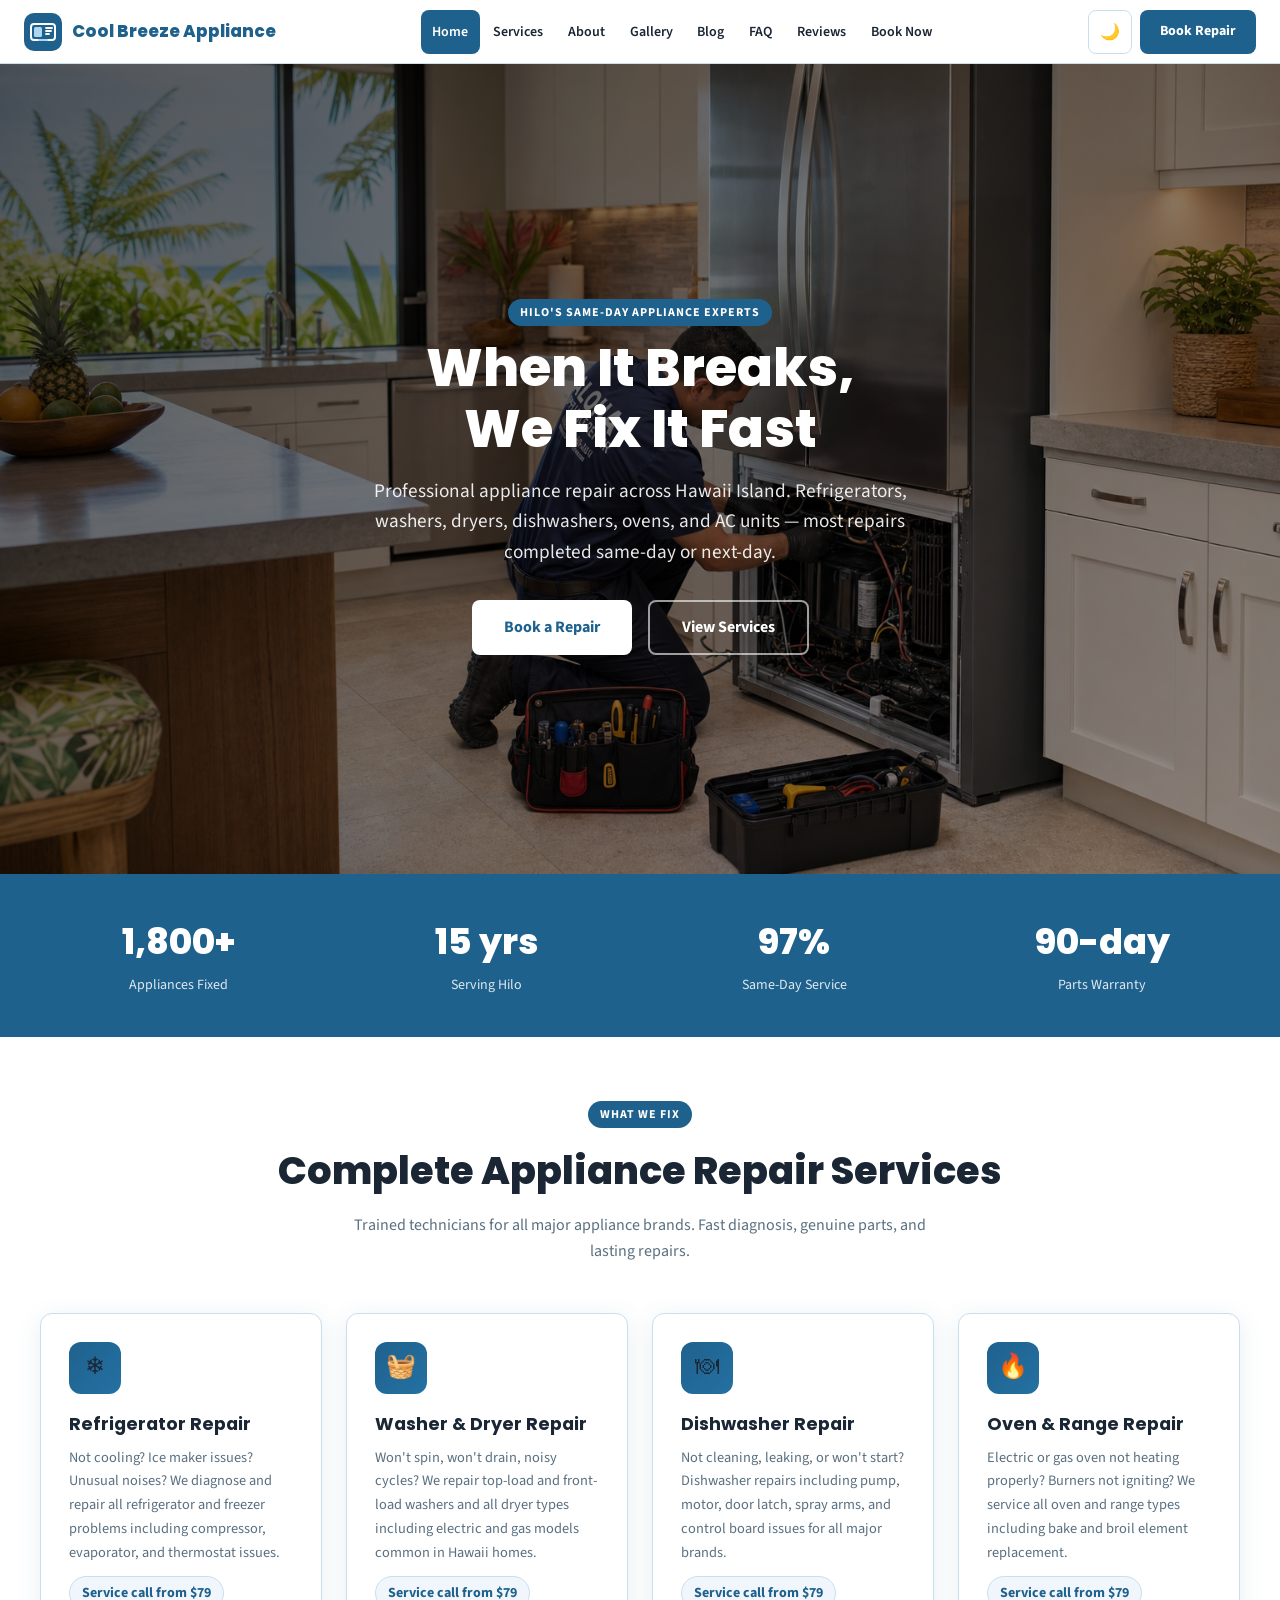
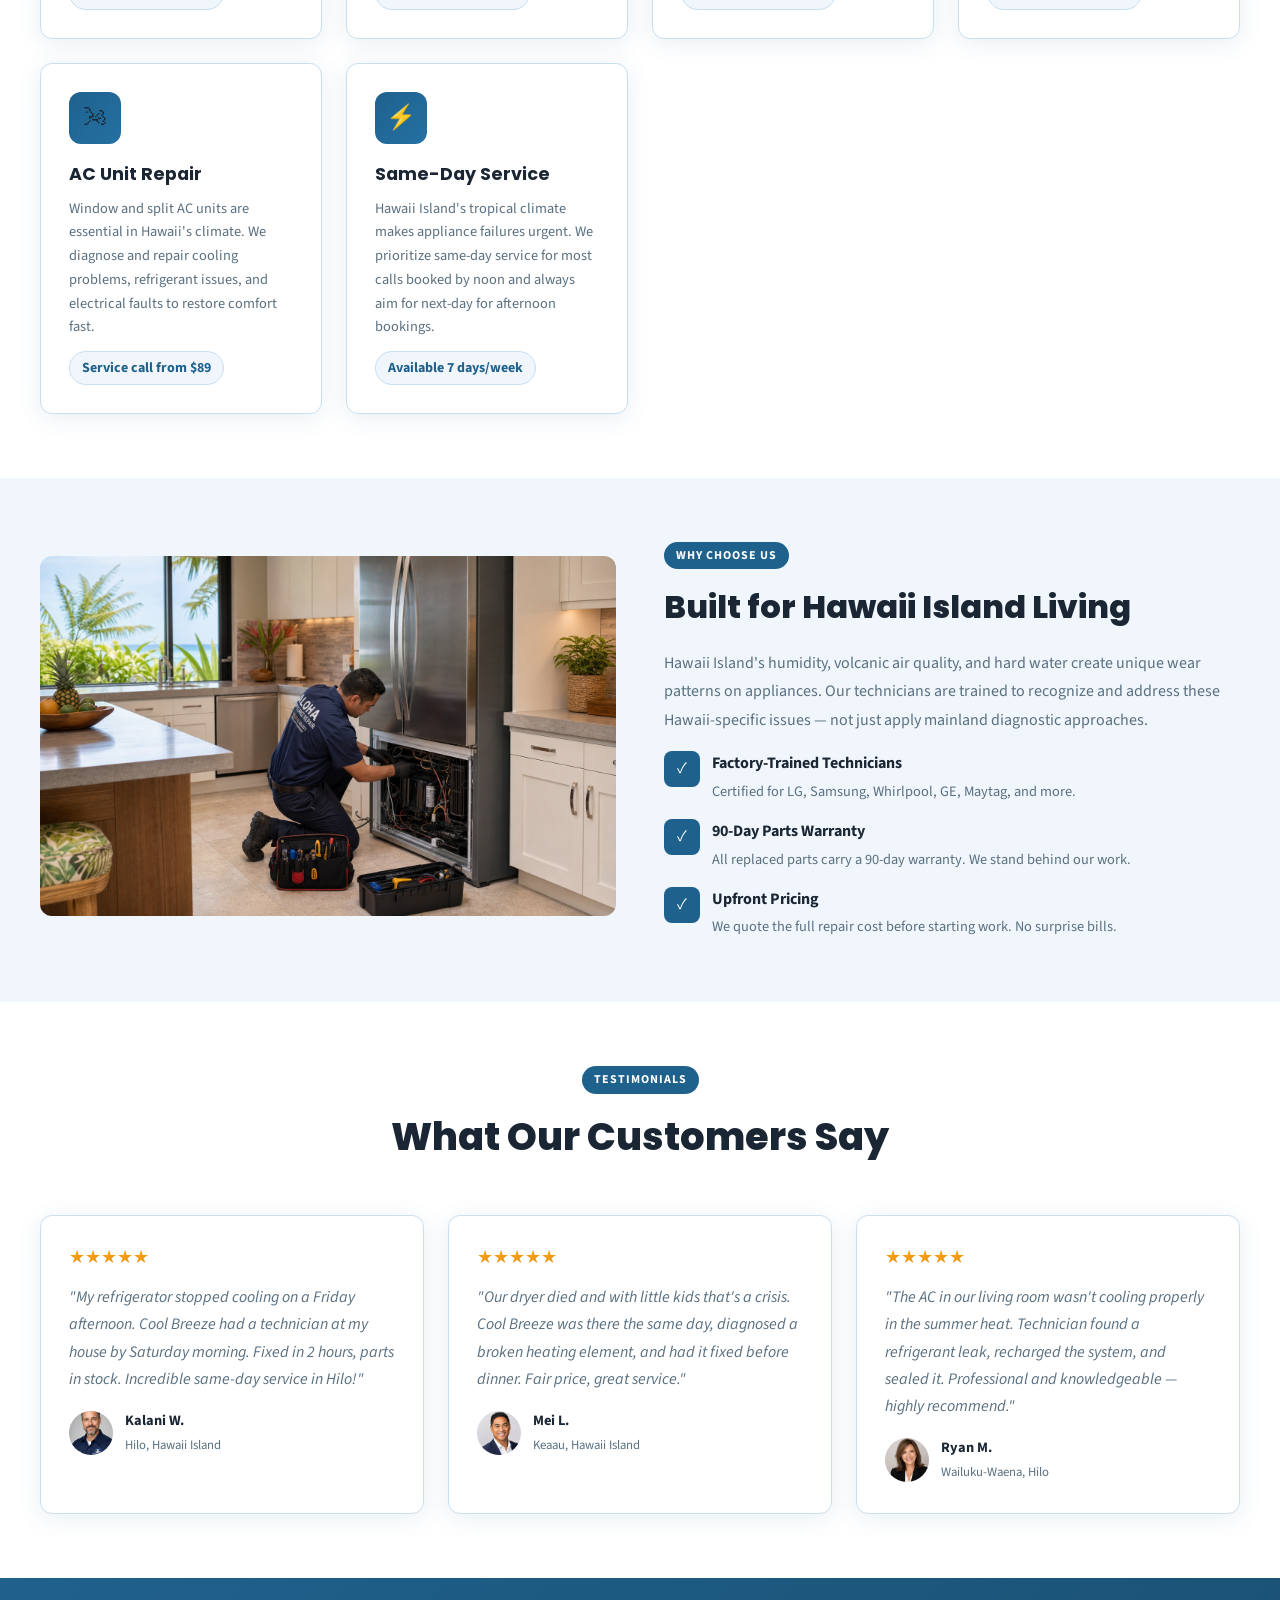
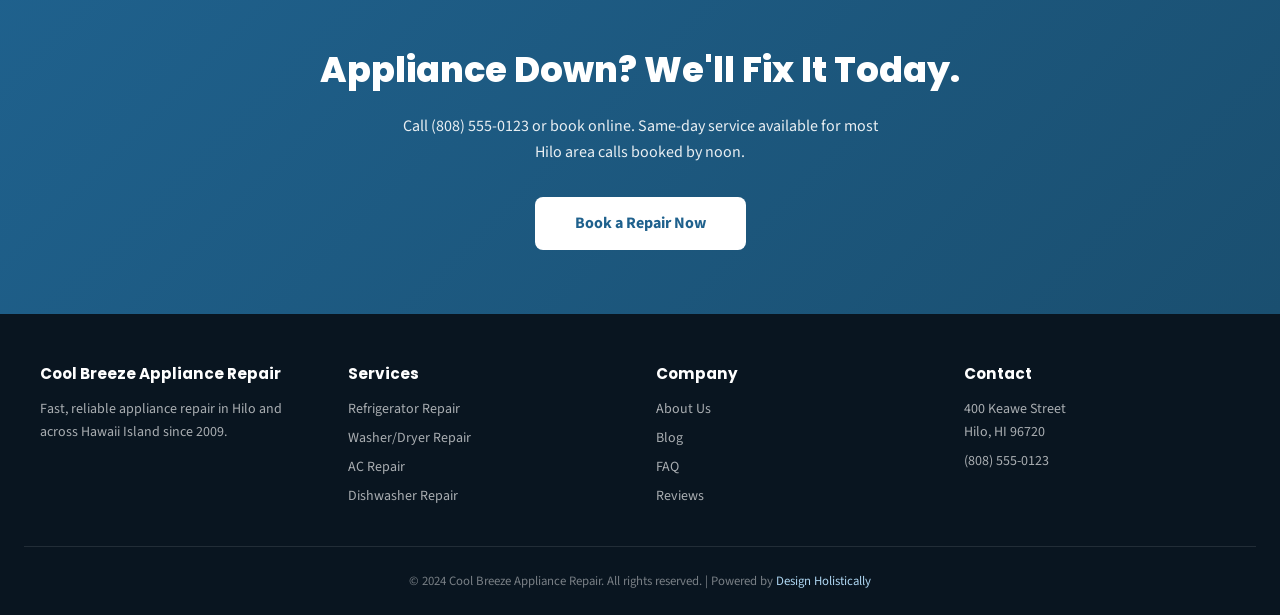
<file: index.html>
<!DOCTYPE html>
<html lang="en" data-theme="light">
<head>
<meta charset="UTF-8"><meta name="viewport" content="width=device-width, initial-scale=1.0">
<title>Cool Breeze Appliance Repair | When It Breaks, We Fix It Fast | Hilo | Cool Breeze Appliance Repair</title>
<link rel="stylesheet" href="css/style.css">


  <meta property="og:title" content="Cool Breeze Appliance Repair | Hilo, Hawaii Island" />
  <meta property="og:description" content="Fast appliance repair in Hilo. Refrigerators, washers, dryers, AC and more. Same-day service available." />
  <meta property="og:type" content="website" />
  <meta property="og:image" content="images/hero.png" />
  <link rel="icon" type="image/x-icon" href="images/favicon.ico">
  <link rel="icon" type="image/png" sizes="32x32" href="images/favicon-32x32.png">
  <link rel="icon" type="image/png" sizes="16x16" href="images/favicon-16x16.png">
  <link rel="apple-touch-icon" sizes="180x180" href="images/apple-touch-icon.png">
</head>
<body>
<header>
<a href="index.html" class="logo-link"><svg width="38" height="38" viewBox="0 0 38 38" fill="none" aria-label="Cool Breeze Appliance Logo" xmlns="http://www.w3.org/2000/svg">
<rect width="38" height="38" rx="10" fill="#1F618D"/>
<rect x="7" y="11" width="24" height="16" rx="3" fill="none" stroke="white" stroke-width="2"/>
<rect x="10" y="14" width="8" height="10" rx="1.5" fill="#AED6F1"/>
<line x1="22" y1="15" x2="28" y2="15" stroke="white" stroke-width="1.8" stroke-linecap="round"/>
<line x1="22" y1="18" x2="27" y2="18" stroke="white" stroke-width="1.8" stroke-linecap="round"/>
<line x1="22" y1="21" x2="25" y2="21" stroke="white" stroke-width="1.8" stroke-linecap="round"/>
<line x1="15" y1="27" x2="23" y2="27" stroke="#AED6F1" stroke-width="2" stroke-linecap="round"/>
</svg><span class="logo-text">Cool Breeze Appliance</span></a>
<nav><a href="index.html" class="active">Home</a>
<a href="services.html">Services</a>
<a href="about.html">About</a>
<a href="gallery.html">Gallery</a>
<a href="blog.html">Blog</a>
<a href="faq.html">FAQ</a>
<a href="reviews.html">Reviews</a>
<a href="booking.html">Book Now</a></nav>
<div class="header-actions">
<button class="dark-toggle" id="darkToggle" aria-label="Toggle dark mode">🌙</button>
<a href="booking.html" class="cta-btn header-cta">Book Repair</a>
<button class="hamburger" id="hamburger" aria-label="Open menu" aria-expanded="false"><span></span><span></span><span></span></button>
</div>
</header>
<div class="mobile-menu" id="mobileMenu"><a href="index.html">Home</a>
<a href="services.html">Services</a>
<a href="about.html">About</a>
<a href="gallery.html">Gallery</a>
<a href="blog.html">Blog</a>
<a href="faq.html">FAQ</a>
<a href="reviews.html">Reviews</a>
<a href="booking.html">Book Now</a></div>

<script type="application/ld+json">{"@context":"https://schema.org","@type":"LocalBusiness","name":"Cool Breeze Appliance Repair","description":"Fast appliance repair in Hilo, Hawaii Island. Same-day service for refrigerators, washers, dryers, dishwashers, ovens, and AC units.","address":{"@type":"PostalAddress","streetAddress":"400 Keawe Street","addressLocality":"Hilo","addressRegion":"HI","postalCode":"96720"},"telephone":"(808) 555-0123","priceRange":"$$"}</script>
<section class="hero" style="position:relative;overflow:hidden;min-height:90vh;display:flex;align-items:center;">
<div class="hero-bg" style="position:absolute;inset:0;z-index:0;"><img src="images/hero.png" alt="Cool Breeze Appliance Repair Hawaii" loading="eager" style="width:100%;height:100%;object-fit:cover;"></div>
<div class="hero-overlay" style="position:absolute;inset:0;z-index:1;background:linear-gradient(135deg,rgba(0,0,0,0.65) 0%,rgba(0,0,0,0.35) 100%);"></div>
<div class="container">
<div class="tag">Hilo's Same-Day Appliance Experts</div>
<h1>When It Breaks,<br>We Fix It Fast</h1>
<p>Professional appliance repair across Hawaii Island. Refrigerators, washers, dryers, dishwashers, ovens, and AC units — most repairs completed same-day or next-day.</p>
<div class="hero-btns">
<a href="booking.html" class="cta-btn white">Book a Repair</a>
<a href="services.html" class="cta-btn outline" style="border-color:rgba(255,255,255,.6);color:#fff;">View Services</a>
</div>
</div>
</section>

<div class="stats-bar">
<div class="container">
<div><div class="stat-num">1,800+</div><div class="stat-label">Appliances Fixed</div></div>
<div><div class="stat-num">15 yrs</div><div class="stat-label">Serving Hilo</div></div>
<div><div class="stat-num">97%</div><div class="stat-label">Same-Day Service</div></div>
<div><div class="stat-num">90-day</div><div class="stat-label">Parts Warranty</div></div>
</div>
</div>

<section>
<div class="container">
<div class="section-header fade-up">
<div class="tag">What We Fix</div>
<h2>Complete Appliance Repair Services</h2>
<p>Trained technicians for all major appliance brands. Fast diagnosis, genuine parts, and lasting repairs.</p>
</div>
<div class="grid-3">
<div class="card fade-up"><div class="card-icon">&#x2744;</div><h3>Refrigerator Repair</h3><p>Not cooling? Ice maker issues? Unusual noises? We diagnose and repair all refrigerator and freezer problems including compressor, evaporator, and thermostat issues.</p><span class="price-badge">Service call from $79</span></div>
<div class="card fade-up"><div class="card-icon">&#x1F9FA;</div><h3>Washer &amp; Dryer Repair</h3><p>Won't spin, won't drain, noisy cycles? We repair top-load and front-load washers and all dryer types including electric and gas models common in Hawaii homes.</p><span class="price-badge">Service call from $79</span></div>
<div class="card fade-up"><div class="card-icon">&#x1F37D;</div><h3>Dishwasher Repair</h3><p>Not cleaning, leaking, or won't start? Dishwasher repairs including pump, motor, door latch, spray arms, and control board issues for all major brands.</p><span class="price-badge">Service call from $79</span></div>
<div class="card fade-up"><div class="card-icon">&#x1F525;</div><h3>Oven &amp; Range Repair</h3><p>Electric or gas oven not heating properly? Burners not igniting? We service all oven and range types including bake and broil element replacement.</p><span class="price-badge">Service call from $79</span></div>
<div class="card fade-up"><div class="card-icon">&#x1F32C;</div><h3>AC Unit Repair</h3><p>Window and split AC units are essential in Hawaii's climate. We diagnose and repair cooling problems, refrigerant issues, and electrical faults to restore comfort fast.</p><span class="price-badge">Service call from $89</span></div>
<div class="card fade-up"><div class="card-icon">&#x26A1;</div><h3>Same-Day Service</h3><p>Hawaii Island's tropical climate makes appliance failures urgent. We prioritize same-day service for most calls booked by noon and always aim for next-day for afternoon bookings.</p><span class="price-badge">Available 7 days/week</span></div>
</div>
</div>
</section>

<section class="section-alt">
<div class="container">
<div class="grid-2" style="align-items:center;gap:3rem;">
<div class="fade-up"><img src="images/hero.png" alt="Cool Breeze technician at work" style="width:100%;border-radius:12px;height:360px;object-fit:cover;"></div>
<div class="fade-up">
<div class="tag">Why Choose Us</div>
<h2 style="font-family:'Poppins',sans-serif;font-size:2rem;font-weight:800;margin-bottom:1rem;">Built for Hawaii Island Living</h2>
<p style="color:var(--text-muted);margin-bottom:1rem;line-height:1.8;">Hawaii Island's humidity, volcanic air quality, and hard water create unique wear patterns on appliances. Our technicians are trained to recognize and address these Hawaii-specific issues — not just apply mainland diagnostic approaches.</p>
<div style="display:flex;flex-direction:column;gap:1rem;">
<div style="display:flex;gap:.75rem;align-items:flex-start;"><div style="background:var(--primary);color:#fff;border-radius:8px;width:36px;height:36px;display:flex;align-items:center;justify-content:center;flex-shrink:0;">&#x2713;</div><div><strong>Factory-Trained Technicians</strong><p style="color:var(--text-muted);font-size:.9rem;margin-top:.2rem;">Certified for LG, Samsung, Whirlpool, GE, Maytag, and more.</p></div></div>
<div style="display:flex;gap:.75rem;align-items:flex-start;"><div style="background:var(--primary);color:#fff;border-radius:8px;width:36px;height:36px;display:flex;align-items:center;justify-content:center;flex-shrink:0;">&#x2713;</div><div><strong>90-Day Parts Warranty</strong><p style="color:var(--text-muted);font-size:.9rem;margin-top:.2rem;">All replaced parts carry a 90-day warranty. We stand behind our work.</p></div></div>
<div style="display:flex;gap:.75rem;align-items:flex-start;"><div style="background:var(--primary);color:#fff;border-radius:8px;width:36px;height:36px;display:flex;align-items:center;justify-content:center;flex-shrink:0;">&#x2713;</div><div><strong>Upfront Pricing</strong><p style="color:var(--text-muted);font-size:.9rem;margin-top:.2rem;">We quote the full repair cost before starting work. No surprise bills.</p></div></div>
</div>
</div>
</div>
</div>
</section>

<section>
<div class="container">
<div class="section-header fade-up"><div class="tag">Testimonials</div><h2>What Our Customers Say</h2></div>
<div class="grid-3">
<div class="testimonial-card fade-up"><div class="testimonial-stars">&#9733;&#9733;&#9733;&#9733;&#9733;</div><p class="testimonial-text">"My refrigerator stopped cooling on a Friday afternoon. Cool Breeze had a technician at my house by Saturday morning. Fixed in 2 hours, parts in stock. Incredible same-day service in Hilo!"</p><div class="testimonial-author"><img src="images/avatar-1.png" alt="Kalani W."><div><strong>Kalani W.</strong><span>Hilo, Hawaii Island</span></div></div></div>
<div class="testimonial-card fade-up"><div class="testimonial-stars">&#9733;&#9733;&#9733;&#9733;&#9733;</div><p class="testimonial-text">"Our dryer died and with little kids that's a crisis. Cool Breeze was there the same day, diagnosed a broken heating element, and had it fixed before dinner. Fair price, great service."</p><div class="testimonial-author"><img src="images/avatar-2.png" alt="Mei L."><div><strong>Mei L.</strong><span>Keaau, Hawaii Island</span></div></div></div>
<div class="testimonial-card fade-up"><div class="testimonial-stars">&#9733;&#9733;&#9733;&#9733;&#9733;</div><p class="testimonial-text">"The AC in our living room wasn't cooling properly in the summer heat. Technician found a refrigerant leak, recharged the system, and sealed it. Professional and knowledgeable — highly recommend."</p><div class="testimonial-author"><img src="images/avatar-3.png" alt="Ryan M."><div><strong>Ryan M.</strong><span>Wailuku-Waena, Hilo</span></div></div></div>
</div>
</div>
</section>

<div class="cta-banner">
<div class="container">
<h2>Appliance Down? We'll Fix It Today.</h2>
<p>Call (808) 555-0123 or book online. Same-day service available for most Hilo area calls booked by noon.</p>
<a href="booking.html" class="cta-btn">Book a Repair Now</a>
</div>
</div>

<footer>
<div class="footer-grid">
<div class="footer-col"><h4>Cool Breeze Appliance Repair</h4><p>Fast, reliable appliance repair in Hilo and across Hawaii Island since 2009.</p></div>
<div class="footer-col"><h4>Services</h4><a href="services.html">Refrigerator Repair</a><a href="services.html">Washer/Dryer Repair</a><a href="services.html">AC Repair</a><a href="services.html">Dishwasher Repair</a></div>
<div class="footer-col"><h4>Company</h4><a href="about.html">About Us</a><a href="blog.html">Blog</a><a href="faq.html">FAQ</a><a href="reviews.html">Reviews</a></div>
<div class="footer-col"><h4>Contact</h4><p>400 Keawe Street<br>Hilo, HI 96720</p><a href="tel:8085550123">(808) 555-0123</a></div>
</div>
<div class="footer-bottom"><p>&copy; 2024 Cool Breeze Appliance Repair. All rights reserved. | Powered by <a href="https://designholistically.com" target="_blank" rel="noopener">Design Holistically</a></p></div>
</footer>
<button id="backToTop" aria-label="Back to top">&#8593;</button>
<script src="js/main.js"></script>
</body>
</html>
</file>
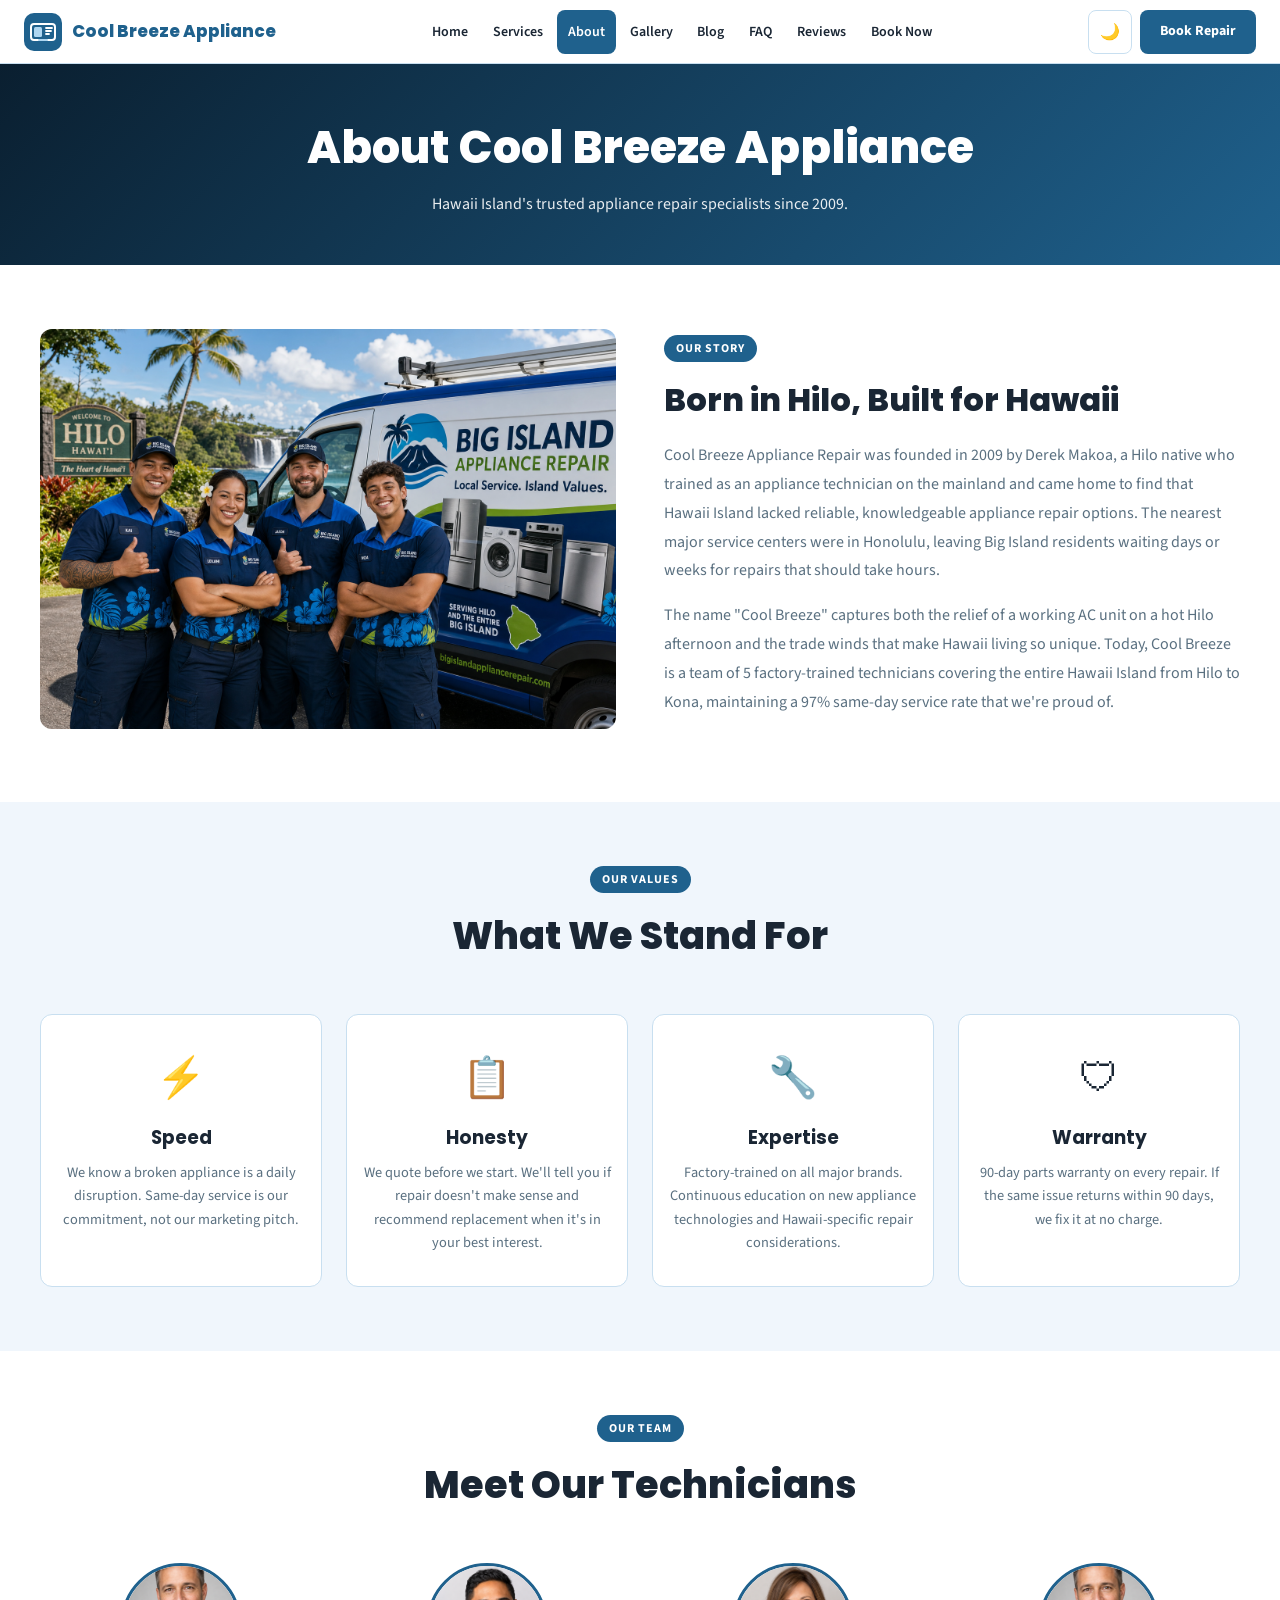
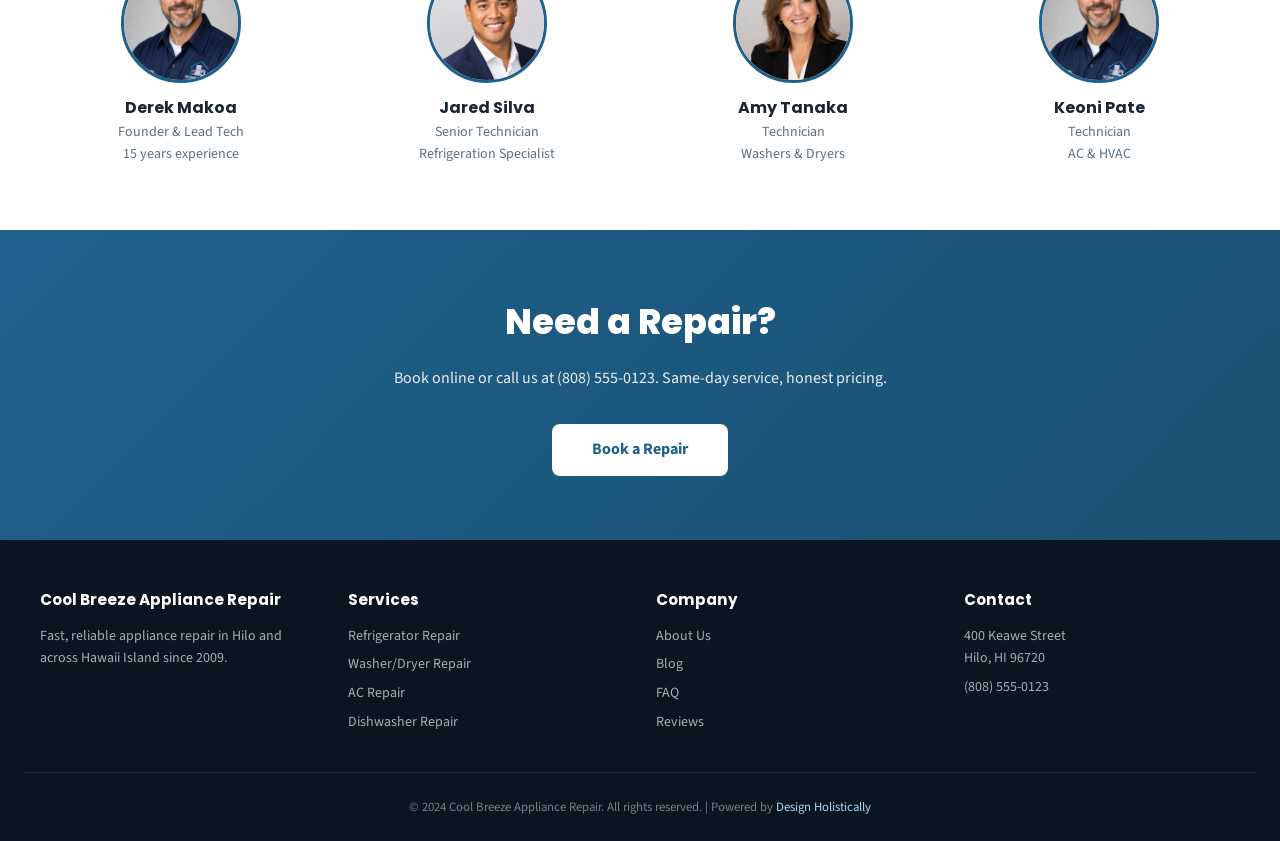
<file: about.html>
<!DOCTYPE html>
<html lang="en" data-theme="light">
<head>
<meta charset="UTF-8"><meta name="viewport" content="width=device-width, initial-scale=1.0">
<title>About | Cool Breeze Appliance Repair | Cool Breeze Appliance Repair</title>
<link rel="stylesheet" href="css/style.css">

  <link rel="icon" type="image/x-icon" href="images/favicon.ico">
  <link rel="icon" type="image/png" sizes="32x32" href="images/favicon-32x32.png">
  <link rel="icon" type="image/png" sizes="16x16" href="images/favicon-16x16.png">
  <link rel="apple-touch-icon" sizes="180x180" href="images/apple-touch-icon.png">
</head>
<body>
<header>
<a href="index.html" class="logo-link"><svg width="38" height="38" viewBox="0 0 38 38" fill="none" aria-label="Cool Breeze Appliance Logo" xmlns="http://www.w3.org/2000/svg">
<rect width="38" height="38" rx="10" fill="#1F618D"/>
<rect x="7" y="11" width="24" height="16" rx="3" fill="none" stroke="white" stroke-width="2"/>
<rect x="10" y="14" width="8" height="10" rx="1.5" fill="#AED6F1"/>
<line x1="22" y1="15" x2="28" y2="15" stroke="white" stroke-width="1.8" stroke-linecap="round"/>
<line x1="22" y1="18" x2="27" y2="18" stroke="white" stroke-width="1.8" stroke-linecap="round"/>
<line x1="22" y1="21" x2="25" y2="21" stroke="white" stroke-width="1.8" stroke-linecap="round"/>
<line x1="15" y1="27" x2="23" y2="27" stroke="#AED6F1" stroke-width="2" stroke-linecap="round"/>
</svg><span class="logo-text">Cool Breeze Appliance</span></a>
<nav><a href="index.html">Home</a>
<a href="services.html">Services</a>
<a href="about.html" class="active">About</a>
<a href="gallery.html">Gallery</a>
<a href="blog.html">Blog</a>
<a href="faq.html">FAQ</a>
<a href="reviews.html">Reviews</a>
<a href="booking.html">Book Now</a></nav>
<div class="header-actions">
<button class="dark-toggle" id="darkToggle" aria-label="Toggle dark mode">🌙</button>
<a href="booking.html" class="cta-btn header-cta">Book Repair</a>
<button class="hamburger" id="hamburger" aria-label="Open menu" aria-expanded="false"><span></span><span></span><span></span></button>
</div>
</header>
<div class="mobile-menu" id="mobileMenu"><a href="index.html">Home</a>
<a href="services.html">Services</a>
<a href="about.html">About</a>
<a href="gallery.html">Gallery</a>
<a href="blog.html">Blog</a>
<a href="faq.html">FAQ</a>
<a href="reviews.html">Reviews</a>
<a href="booking.html">Book Now</a></div>
<div class="page-hero"><h1>About Cool Breeze Appliance</h1><p>Hawaii Island's trusted appliance repair specialists since 2009.</p></div>
<section><div class="container">
<div class="grid-2" style="align-items:center;gap:3rem;">
<div class="fade-up"><img src="images/about.png" alt="Cool Breeze team" class="about-image"></div>
<div class="fade-up">
<div class="tag">Our Story</div>
<h2 style="font-family:'Poppins',sans-serif;font-size:2rem;font-weight:800;margin-bottom:1rem;">Born in Hilo, Built for Hawaii</h2>
<p style="color:var(--text-muted);margin-bottom:1rem;line-height:1.8;">Cool Breeze Appliance Repair was founded in 2009 by Derek Makoa, a Hilo native who trained as an appliance technician on the mainland and came home to find that Hawaii Island lacked reliable, knowledgeable appliance repair options. The nearest major service centers were in Honolulu, leaving Big Island residents waiting days or weeks for repairs that should take hours.</p>
<p style="color:var(--text-muted);margin-bottom:1rem;line-height:1.8;">The name "Cool Breeze" captures both the relief of a working AC unit on a hot Hilo afternoon and the trade winds that make Hawaii living so unique. Today, Cool Breeze is a team of 5 factory-trained technicians covering the entire Hawaii Island from Hilo to Kona, maintaining a 97% same-day service rate that we're proud of.</p>
</div>
</div>
</div></section>
<section class="section-alt"><div class="container">
<div class="section-header fade-up"><div class="tag">Our Values</div><h2>What We Stand For</h2></div>
<div class="values-grid">
<div class="value-card fade-up"><div class="value-icon">&#x26A1;</div><h3>Speed</h3><p>We know a broken appliance is a daily disruption. Same-day service is our commitment, not our marketing pitch.</p></div>
<div class="value-card fade-up"><div class="value-icon">&#x1F4CB;</div><h3>Honesty</h3><p>We quote before we start. We'll tell you if repair doesn't make sense and recommend replacement when it's in your best interest.</p></div>
<div class="value-card fade-up"><div class="value-icon">&#x1F527;</div><h3>Expertise</h3><p>Factory-trained on all major brands. Continuous education on new appliance technologies and Hawaii-specific repair considerations.</p></div>
<div class="value-card fade-up"><div class="value-icon">&#x1F6E1;</div><h3>Warranty</h3><p>90-day parts warranty on every repair. If the same issue returns within 90 days, we fix it at no charge.</p></div>
</div>
</div></section>
<section><div class="container">
<div class="section-header fade-up"><div class="tag">Our Team</div><h2>Meet Our Technicians</h2></div>
<div class="team-grid">
<div class="team-card fade-up"><img src="images/avatar-1.png" alt="Derek Makoa"><h4>Derek Makoa</h4><p>Founder &amp; Lead Tech<br>15 years experience</p></div>
<div class="team-card fade-up"><img src="images/avatar-2.png" alt="Jared Silva"><h4>Jared Silva</h4><p>Senior Technician<br>Refrigeration Specialist</p></div>
<div class="team-card fade-up"><img src="images/avatar-3.png" alt="Amy Tanaka"><h4>Amy Tanaka</h4><p>Technician<br>Washers &amp; Dryers</p></div>
<div class="team-card fade-up"><img src="images/avatar-1.png" alt="Keoni Pate"><h4>Keoni Pate</h4><p>Technician<br>AC &amp; HVAC</p></div>
</div>
</div></section>
<div class="cta-banner"><div class="container"><h2>Need a Repair?</h2><p>Book online or call us at (808) 555-0123. Same-day service, honest pricing.</p><a href="booking.html" class="cta-btn">Book a Repair</a></div></div>
<footer>
<div class="footer-grid">
<div class="footer-col"><h4>Cool Breeze Appliance Repair</h4><p>Fast, reliable appliance repair in Hilo and across Hawaii Island since 2009.</p></div>
<div class="footer-col"><h4>Services</h4><a href="services.html">Refrigerator Repair</a><a href="services.html">Washer/Dryer Repair</a><a href="services.html">AC Repair</a><a href="services.html">Dishwasher Repair</a></div>
<div class="footer-col"><h4>Company</h4><a href="about.html">About Us</a><a href="blog.html">Blog</a><a href="faq.html">FAQ</a><a href="reviews.html">Reviews</a></div>
<div class="footer-col"><h4>Contact</h4><p>400 Keawe Street<br>Hilo, HI 96720</p><a href="tel:8085550123">(808) 555-0123</a></div>
</div>
<div class="footer-bottom"><p>&copy; 2024 Cool Breeze Appliance Repair. All rights reserved. | Powered by <a href="https://designholistically.com" target="_blank" rel="noopener">Design Holistically</a></p></div>
</footer>
<button id="backToTop" aria-label="Back to top">&#8593;</button>
<script src="js/main.js"></script>
</body>
</html>
</file>
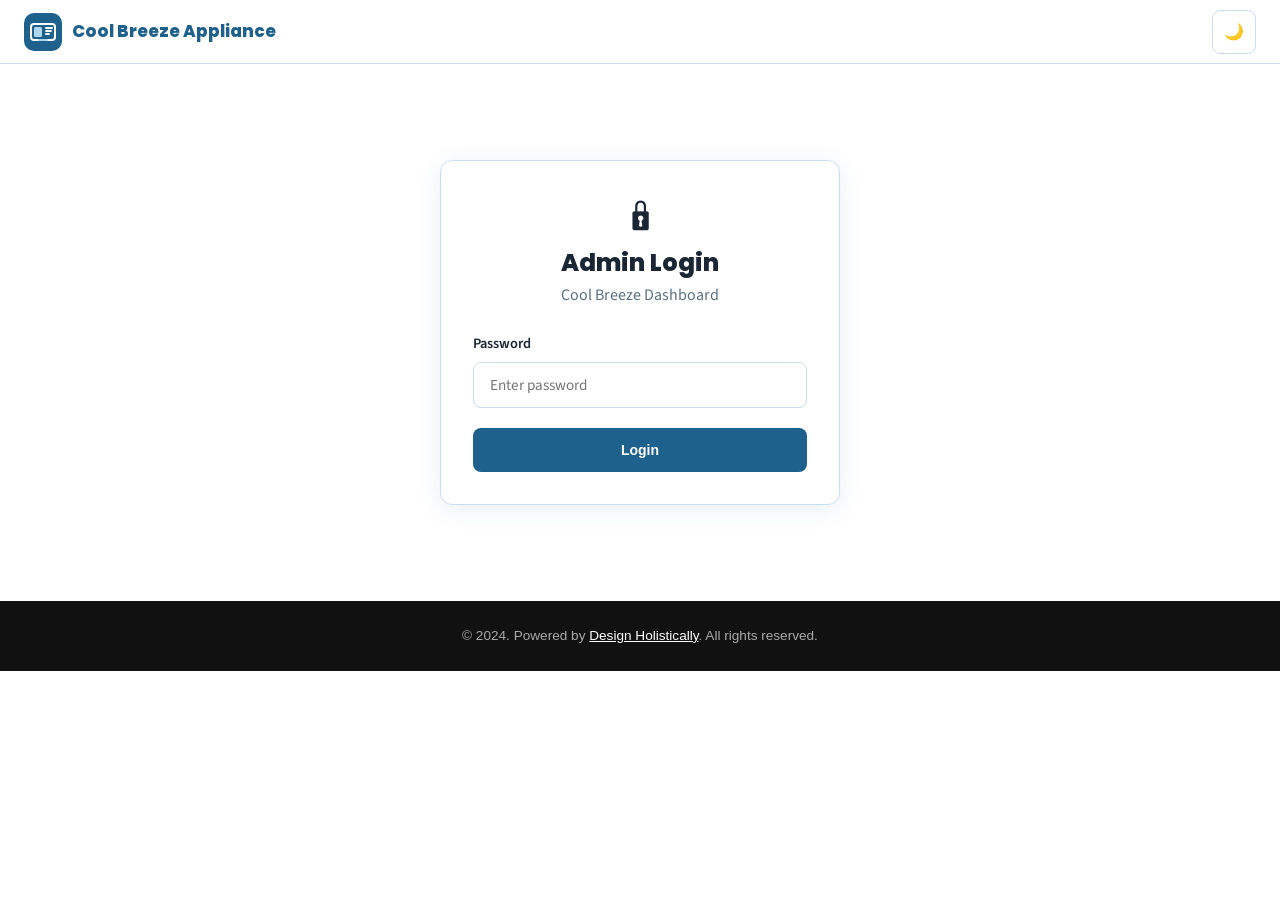
<file: admin.html>
<!DOCTYPE html>
<html lang="en" data-theme="light">
<head>
<meta charset="UTF-8"><meta name="viewport" content="width=device-width, initial-scale=1.0">
<title>Admin | Cool Breeze Appliance Repair</title>
<link rel="stylesheet" href="css/style.css">
  <link rel="icon" type="image/x-icon" href="images/favicon.ico">
  <link rel="icon" type="image/png" sizes="32x32" href="images/favicon-32x32.png">
  <link rel="icon" type="image/png" sizes="16x16" href="images/favicon-16x16.png">
  <link rel="apple-touch-icon" sizes="180x180" href="images/apple-touch-icon.png">
</head>
<body>
<header>
<a href="index.html" class="logo-link"><svg width="38" height="38" viewBox="0 0 38 38" fill="none" aria-label="Cool Breeze Appliance Logo" xmlns="http://www.w3.org/2000/svg">
<rect width="38" height="38" rx="10" fill="#1F618D"/>
<rect x="7" y="11" width="24" height="16" rx="3" fill="none" stroke="white" stroke-width="2"/>
<rect x="10" y="14" width="8" height="10" rx="1.5" fill="#AED6F1"/>
<line x1="22" y1="15" x2="28" y2="15" stroke="white" stroke-width="1.8" stroke-linecap="round"/>
<line x1="22" y1="18" x2="27" y2="18" stroke="white" stroke-width="1.8" stroke-linecap="round"/>
<line x1="22" y1="21" x2="25" y2="21" stroke="white" stroke-width="1.8" stroke-linecap="round"/>
<line x1="15" y1="27" x2="23" y2="27" stroke="#AED6F1" stroke-width="2" stroke-linecap="round"/>
</svg><span class="logo-text">Cool Breeze Appliance</span></a>
<div class="header-actions"><button class="dark-toggle" id="darkToggle">🌙</button></div>
</header>
<div id="adminLogin" style="padding:2rem 1rem;">
<div class="admin-login">
<div style="text-align:center;margin-bottom:1.5rem;"><div style="font-size:2rem;">&#x1F512;</div><h2 style="font-family:'Poppins',sans-serif;font-weight:800;">Admin Login</h2><p style="color:var(--text-muted);">Cool Breeze Dashboard</p></div>
<form id="adminLoginForm"><div class="form-group"><label>Password</label><input type="password" id="adminPassword" placeholder="Enter password"></div>
<p id="loginError" style="color:#c0392b;font-size:.85rem;margin-bottom:.75rem;"></p>
<button type="submit" class="cta-btn" style="width:100%;">Login</button></form>
</div>
</div>
<div id="adminPanel" style="display:none;" class="admin-layout">
<div class="admin-sidebar">
<div style="padding:1rem 1.5rem 1.5rem;border-bottom:1px solid rgba(255,255,255,.15);margin-bottom:.5rem;"><div style="font-weight:800;font-family:'Poppins',sans-serif;">Admin Panel</div></div>
<a href="#" class="active">&#x1F4CA; Dashboard</a>
<a href="#">&#x1F527; Repairs</a>
<a href="#">&#x1F4AC; Messages</a>
<a href="index.html">&#x2190; Back to Site</a>
</div>
<div class="admin-content">
<div class="admin-header"><h1>Dashboard</h1><p style="color:var(--text-muted);">Welcome, Derek. Here is today's overview.</p></div>
<div class="stat-cards">
<div class="stat-card"><div class="stat-num">9</div><div class="stat-label">Repairs Today</div></div>
<div class="stat-card"><div class="stat-num">4</div><div class="stat-label">New Bookings</div></div>
<div class="stat-card"><div class="stat-num">$2,840</div><div class="stat-label">Revenue Today</div></div>
<div class="stat-card"><div class="stat-num">97%</div><div class="stat-label">Same-Day Rate</div></div>
</div>
<h2 style="font-family:'Poppins',sans-serif;font-weight:700;margin-bottom:1rem;">Today's Service Schedule</h2>
<div style="overflow-x:auto;margin-bottom:2rem;">
<table>
<thead><tr><th>Customer</th><th>Appliance</th><th>Address</th><th>Time</th><th>Technician</th><th>Status</th></tr></thead>
<tbody>
<tr><td>Kalani Wailua</td><td>Refrigerator (LG)</td><td>Hilo</td><td>8:00 AM</td><td>Derek</td><td><span class="badge badge-green">Complete</span></td></tr>
<tr><td>Mei Lopez</td><td>Dryer (Maytag)</td><td>Keaau</td><td>10:00 AM</td><td>Amy</td><td><span class="badge badge-green">Complete</span></td></tr>
<tr><td>Ryan Morrison</td><td>AC Unit (LG Split)</td><td>Hilo</td><td>12:00 PM</td><td>Keoni</td><td><span class="badge badge-yellow">In Progress</span></td></tr>
<tr><td>Sandra Pua</td><td>Dishwasher (Bosch)</td><td>Pahoa</td><td>2:00 PM</td><td>Jared</td><td><span class="badge badge-yellow">Scheduled</span></td></tr>
<tr><td>Tommy Akana</td><td>Washer (Samsung)</td><td>Hilo</td><td>3:30 PM</td><td>Derek</td><td><span class="badge badge-yellow">Scheduled</span></td></tr>
</tbody>
</table>
</div>
<h2 style="font-family:'Poppins',sans-serif;font-weight:700;margin-bottom:1rem;">Recent Messages</h2>
<div style="overflow-x:auto;">
<table>
<thead><tr><th>From</th><th>Subject</th><th>Date</th><th>Status</th></tr></thead>
<tbody>
<tr><td>Grace Nakano</td><td>Washer making noise again after repair</td><td>Jun 30</td><td><span class="badge badge-red">Unread</span></td></tr>
<tr><td>Mike Duarte</td><td>Reschedule Thursday appointment</td><td>Jun 29</td><td><span class="badge badge-red">Unread</span></td></tr>
<tr><td>Lisa Chen</td><td>Invoice question</td><td>Jun 28</td><td><span class="badge badge-green">Read</span></td></tr>
</tbody>
</table>
</div>
</div>
</div>
<script src="js/main.js"></script>

  <!-- Powered by Design Holistically -->
  <footer style="background:#111;color:#aaa;text-align:center;padding:1.5rem;font-size:0.85rem;font-family:sans-serif;">
    <p>&copy; 2024. Powered by <a href="https://designholistically.com" target="_blank" rel="noopener" style="color:#fff;text-decoration:underline;">Design Holistically</a>. All rights reserved.</p>
  </footer>

</body>
</html>
</file>
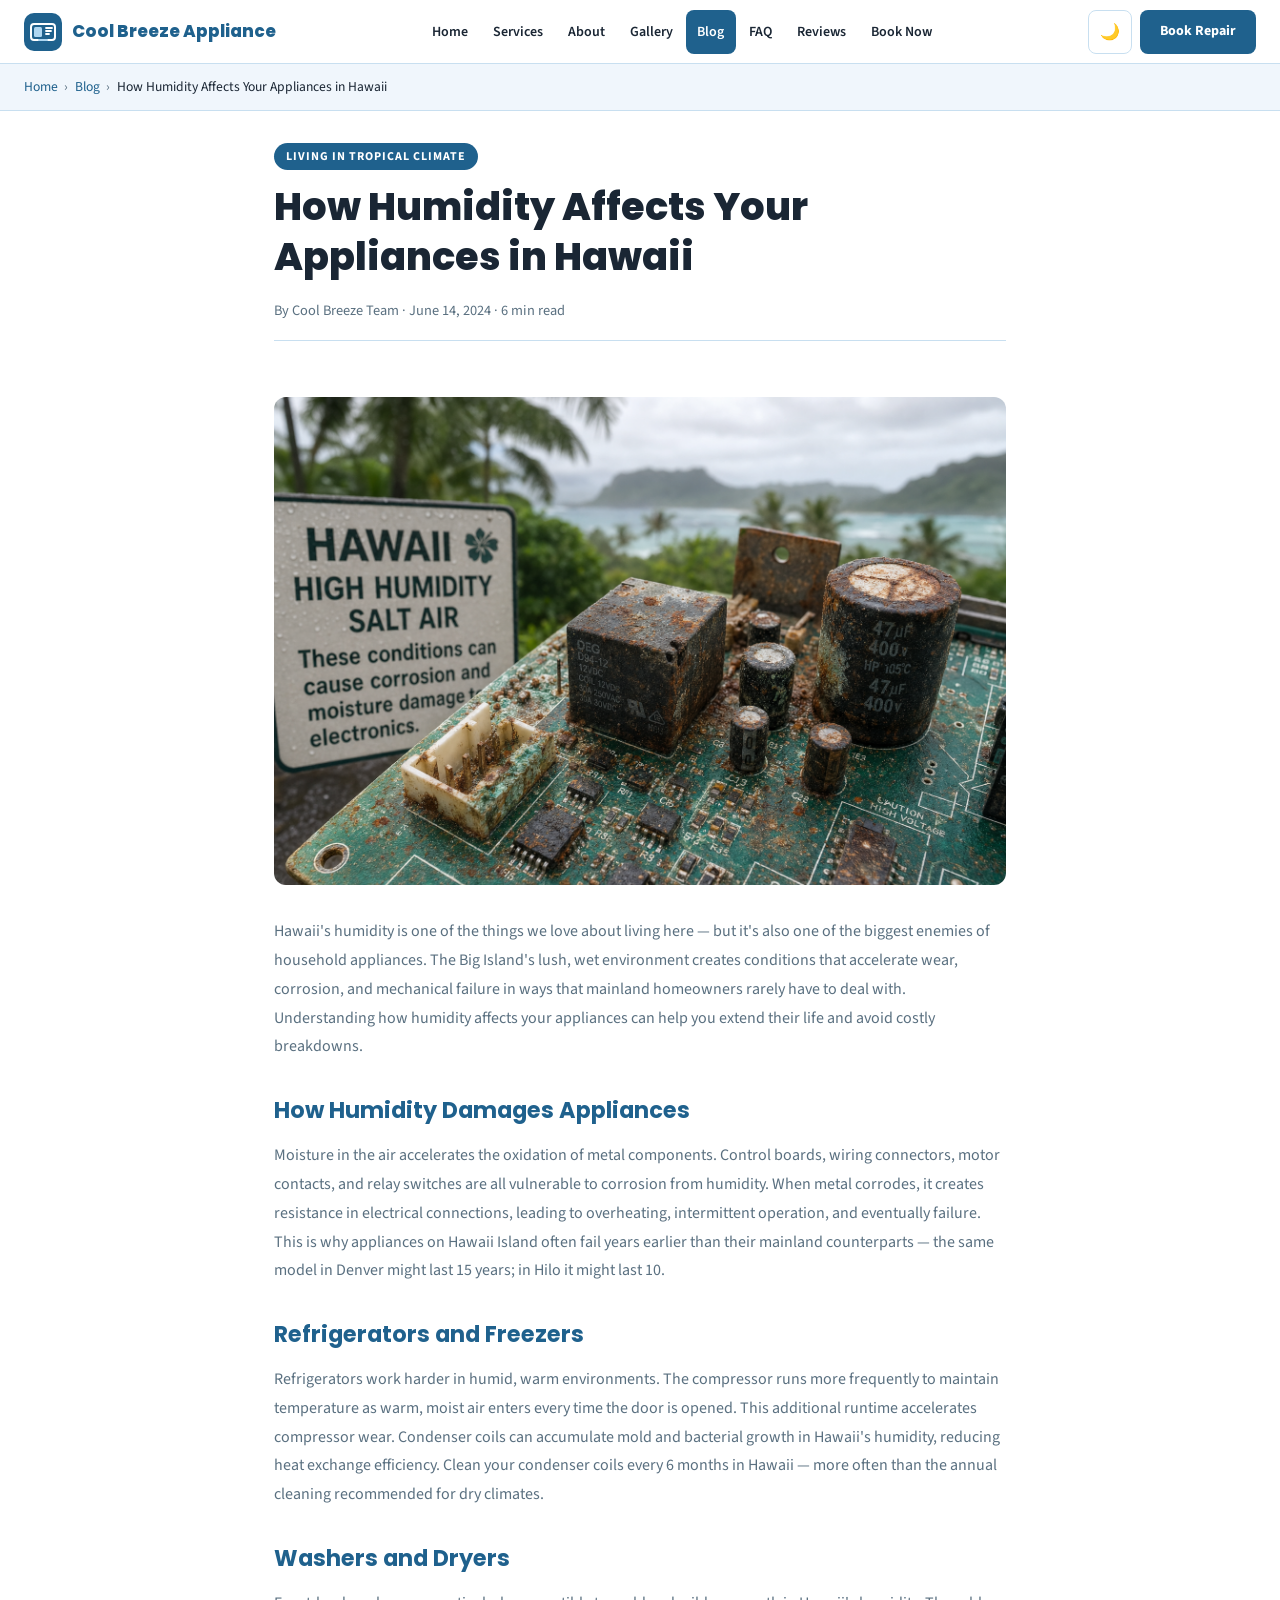
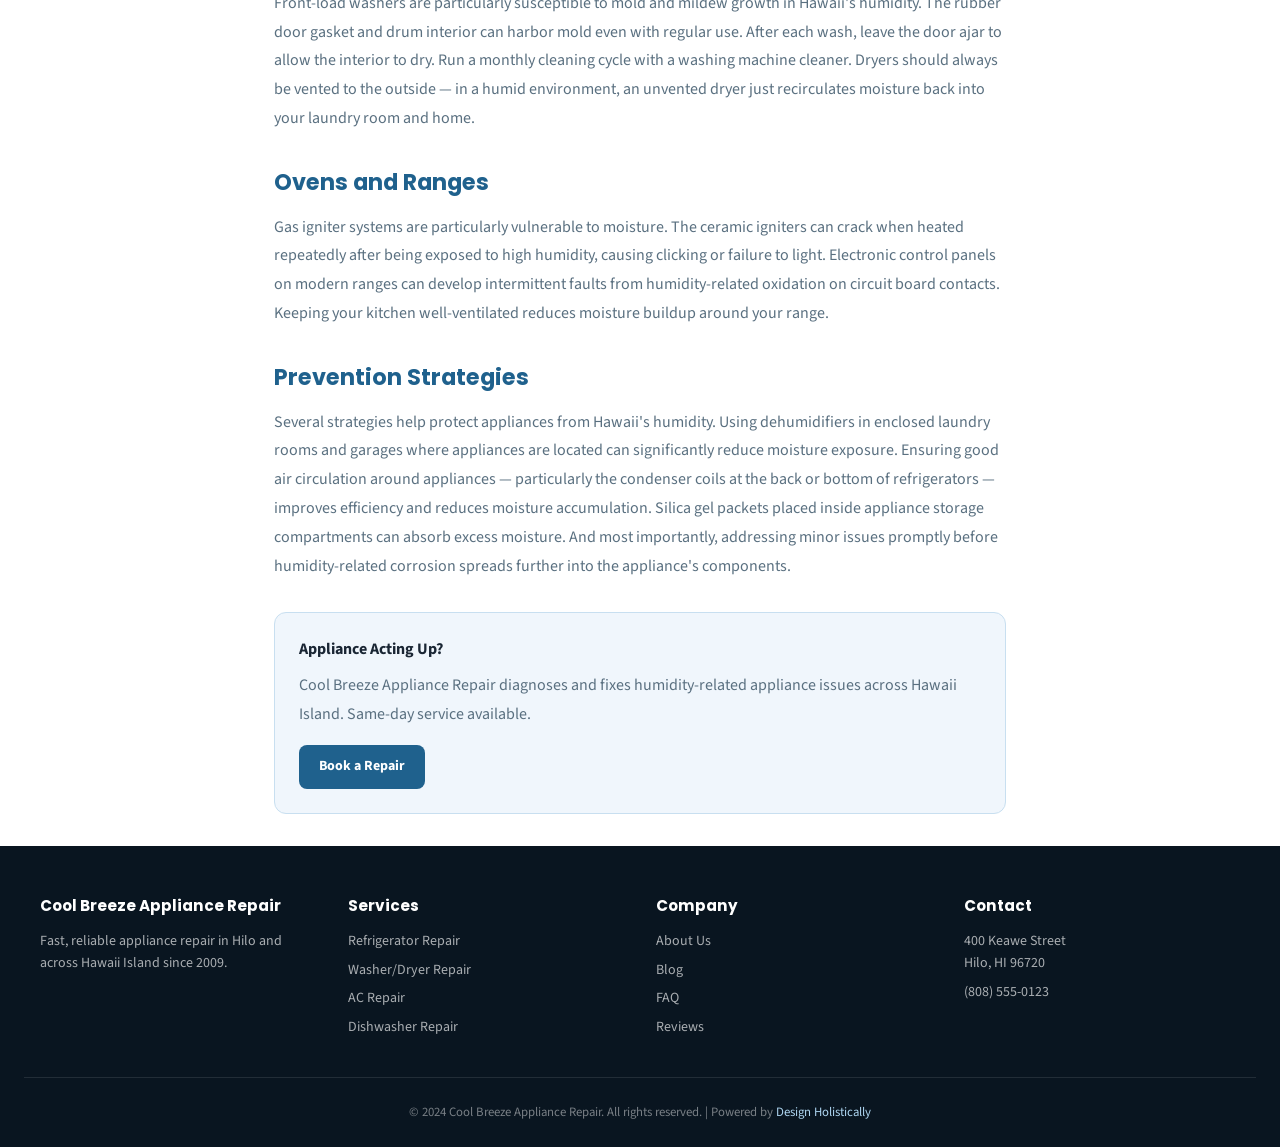
<file: blog-post-1.html>
<!DOCTYPE html>
<html lang="en" data-theme="light">
<head>
<meta charset="UTF-8"><meta name="viewport" content="width=device-width, initial-scale=1.0">
<title>How Humidity Affects Your Appliances in Hawaii | Cool Breeze Appliance Repair</title>
<link rel="stylesheet" href="css/style.css">

  <link rel="icon" type="image/x-icon" href="images/favicon.ico">
  <link rel="icon" type="image/png" sizes="32x32" href="images/favicon-32x32.png">
  <link rel="icon" type="image/png" sizes="16x16" href="images/favicon-16x16.png">
  <link rel="apple-touch-icon" sizes="180x180" href="images/apple-touch-icon.png">
</head>
<body>
<header>
<a href="index.html" class="logo-link"><svg width="38" height="38" viewBox="0 0 38 38" fill="none" aria-label="Cool Breeze Appliance Logo" xmlns="http://www.w3.org/2000/svg">
<rect width="38" height="38" rx="10" fill="#1F618D"/>
<rect x="7" y="11" width="24" height="16" rx="3" fill="none" stroke="white" stroke-width="2"/>
<rect x="10" y="14" width="8" height="10" rx="1.5" fill="#AED6F1"/>
<line x1="22" y1="15" x2="28" y2="15" stroke="white" stroke-width="1.8" stroke-linecap="round"/>
<line x1="22" y1="18" x2="27" y2="18" stroke="white" stroke-width="1.8" stroke-linecap="round"/>
<line x1="22" y1="21" x2="25" y2="21" stroke="white" stroke-width="1.8" stroke-linecap="round"/>
<line x1="15" y1="27" x2="23" y2="27" stroke="#AED6F1" stroke-width="2" stroke-linecap="round"/>
</svg><span class="logo-text">Cool Breeze Appliance</span></a>
<nav><a href="index.html">Home</a>
<a href="services.html">Services</a>
<a href="about.html">About</a>
<a href="gallery.html">Gallery</a>
<a href="blog.html" class="active">Blog</a>
<a href="faq.html">FAQ</a>
<a href="reviews.html">Reviews</a>
<a href="booking.html">Book Now</a></nav>
<div class="header-actions">
<button class="dark-toggle" id="darkToggle" aria-label="Toggle dark mode">🌙</button>
<a href="booking.html" class="cta-btn header-cta">Book Repair</a>
<button class="hamburger" id="hamburger" aria-label="Open menu" aria-expanded="false"><span></span><span></span><span></span></button>
</div>
</header>
<div class="mobile-menu" id="mobileMenu"><a href="index.html">Home</a>
<a href="services.html">Services</a>
<a href="about.html">About</a>
<a href="gallery.html">Gallery</a>
<a href="blog.html">Blog</a>
<a href="faq.html">FAQ</a>
<a href="reviews.html">Reviews</a>
<a href="booking.html">Book Now</a></div>
<div class="breadcrumb"><a href="index.html">Home</a><span>&#x203A;</span><a href="blog.html">Blog</a><span>&#x203A;</span>How Humidity Affects Your Appliances in Hawaii</div>
<article class="blog-post">
<div class="tag">Living in Tropical Climate</div>
<h1>How Humidity Affects Your Appliances in Hawaii</h1>
<p class="post-meta">By Cool Breeze Team · June 14, 2024 · 6 min read</p>
<img src="images/blog-1.png" alt="How Humidity Affects Your Appliances in Hawaii">
<p>Hawaii's humidity is one of the things we love about living here — but it's also one of the biggest enemies of household appliances. The Big Island's lush, wet environment creates conditions that accelerate wear, corrosion, and mechanical failure in ways that mainland homeowners rarely have to deal with. Understanding how humidity affects your appliances can help you extend their life and avoid costly breakdowns.</p>
<h2>How Humidity Damages Appliances</h2>
<p>Moisture in the air accelerates the oxidation of metal components. Control boards, wiring connectors, motor contacts, and relay switches are all vulnerable to corrosion from humidity. When metal corrodes, it creates resistance in electrical connections, leading to overheating, intermittent operation, and eventually failure. This is why appliances on Hawaii Island often fail years earlier than their mainland counterparts — the same model in Denver might last 15 years; in Hilo it might last 10.</p>
<h2>Refrigerators and Freezers</h2>
<p>Refrigerators work harder in humid, warm environments. The compressor runs more frequently to maintain temperature as warm, moist air enters every time the door is opened. This additional runtime accelerates compressor wear. Condenser coils can accumulate mold and bacterial growth in Hawaii's humidity, reducing heat exchange efficiency. Clean your condenser coils every 6 months in Hawaii — more often than the annual cleaning recommended for dry climates.</p>
<h2>Washers and Dryers</h2>
<p>Front-load washers are particularly susceptible to mold and mildew growth in Hawaii's humidity. The rubber door gasket and drum interior can harbor mold even with regular use. After each wash, leave the door ajar to allow the interior to dry. Run a monthly cleaning cycle with a washing machine cleaner. Dryers should always be vented to the outside — in a humid environment, an unvented dryer just recirculates moisture back into your laundry room and home.</p>
<h2>Ovens and Ranges</h2>
<p>Gas igniter systems are particularly vulnerable to moisture. The ceramic igniters can crack when heated repeatedly after being exposed to high humidity, causing clicking or failure to light. Electronic control panels on modern ranges can develop intermittent faults from humidity-related oxidation on circuit board contacts. Keeping your kitchen well-ventilated reduces moisture buildup around your range.</p>
<h2>Prevention Strategies</h2>
<p>Several strategies help protect appliances from Hawaii's humidity. Using dehumidifiers in enclosed laundry rooms and garages where appliances are located can significantly reduce moisture exposure. Ensuring good air circulation around appliances — particularly the condenser coils at the back or bottom of refrigerators — improves efficiency and reduces moisture accumulation. Silica gel packets placed inside appliance storage compartments can absorb excess moisture. And most importantly, addressing minor issues promptly before humidity-related corrosion spreads further into the appliance's components.</p>
<div style="background:var(--bg-alt);border:1px solid var(--border);border-radius:12px;padding:1.5rem;margin-top:2rem;"><strong>Appliance Acting Up?</strong><p style="margin:.5rem 0 1rem;">Cool Breeze Appliance Repair diagnoses and fixes humidity-related appliance issues across Hawaii Island. Same-day service available.</p><a href="booking.html" class="cta-btn">Book a Repair</a></div>
</article>
<footer>
<div class="footer-grid">
<div class="footer-col"><h4>Cool Breeze Appliance Repair</h4><p>Fast, reliable appliance repair in Hilo and across Hawaii Island since 2009.</p></div>
<div class="footer-col"><h4>Services</h4><a href="services.html">Refrigerator Repair</a><a href="services.html">Washer/Dryer Repair</a><a href="services.html">AC Repair</a><a href="services.html">Dishwasher Repair</a></div>
<div class="footer-col"><h4>Company</h4><a href="about.html">About Us</a><a href="blog.html">Blog</a><a href="faq.html">FAQ</a><a href="reviews.html">Reviews</a></div>
<div class="footer-col"><h4>Contact</h4><p>400 Keawe Street<br>Hilo, HI 96720</p><a href="tel:8085550123">(808) 555-0123</a></div>
</div>
<div class="footer-bottom"><p>&copy; 2024 Cool Breeze Appliance Repair. All rights reserved. | Powered by <a href="https://designholistically.com" target="_blank" rel="noopener">Design Holistically</a></p></div>
</footer>
<button id="backToTop" aria-label="Back to top">&#8593;</button>
<script src="js/main.js"></script>
</body>
</html>
</file>
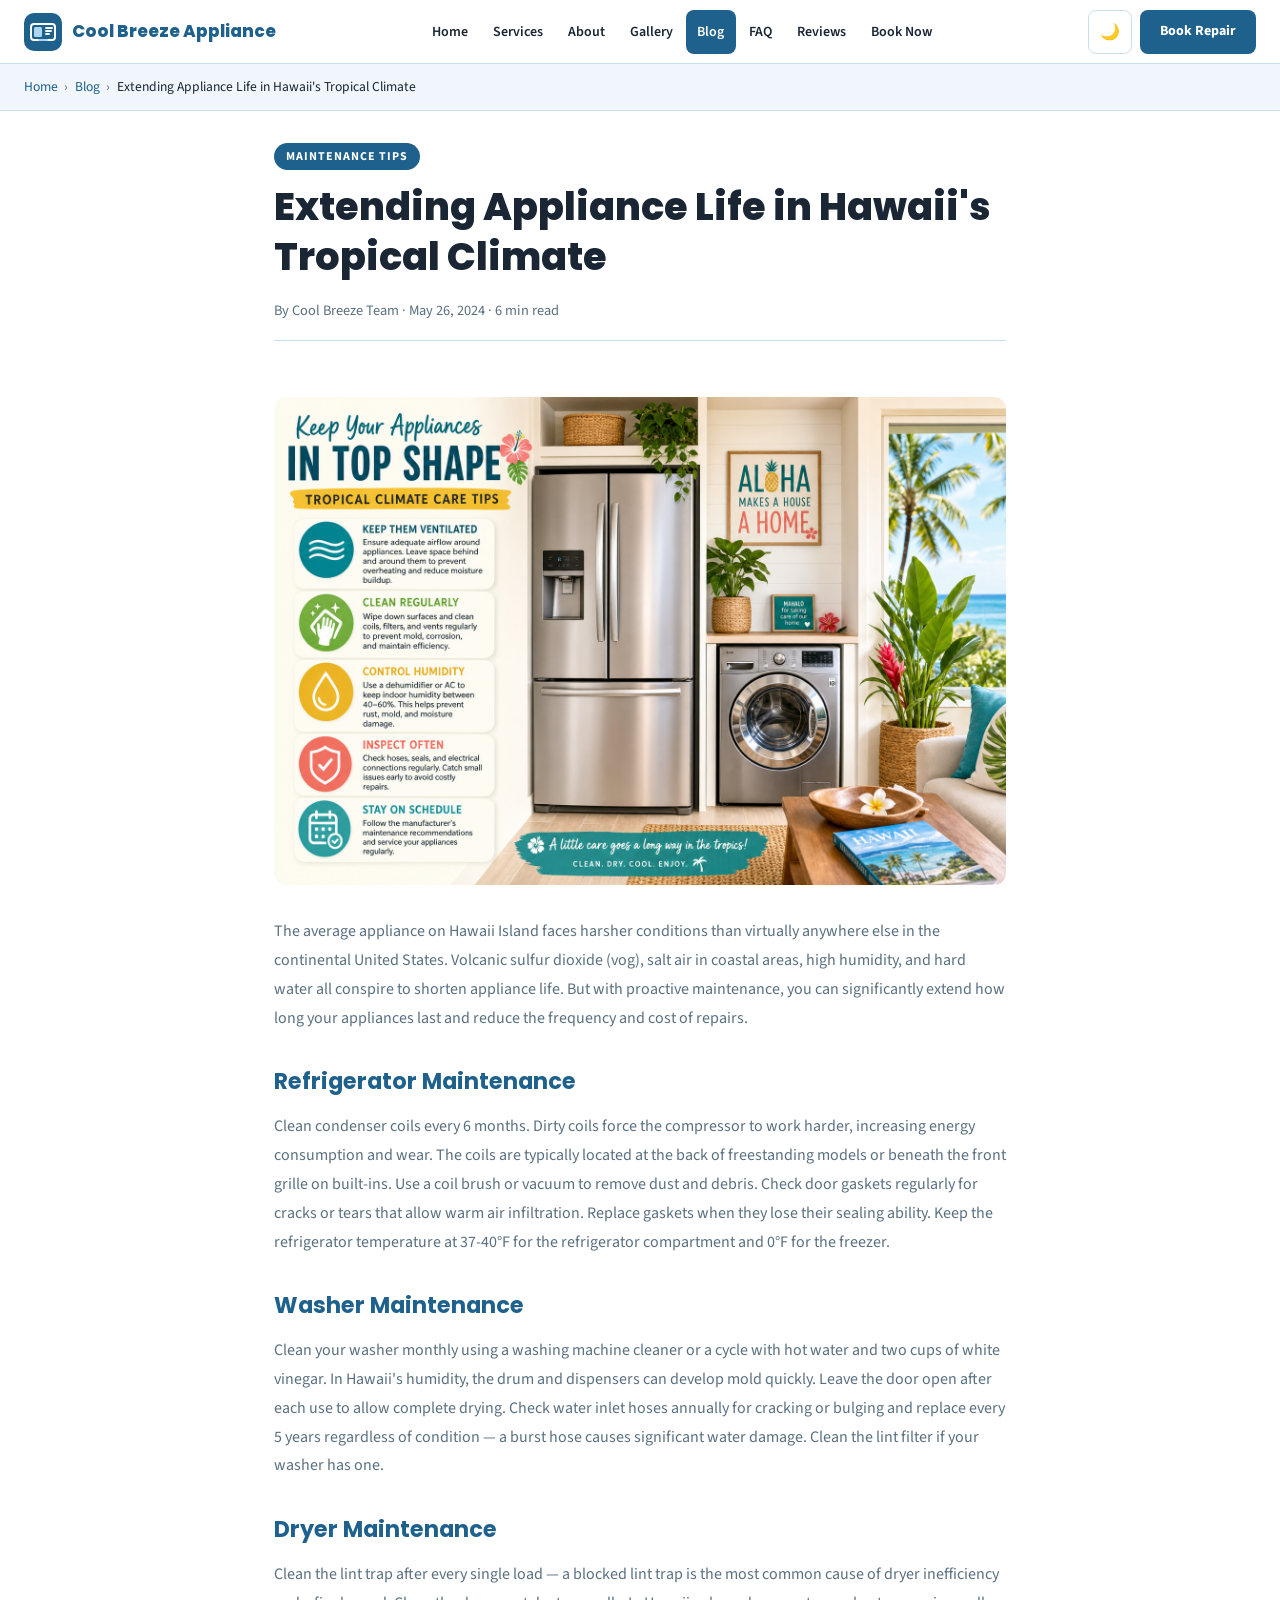
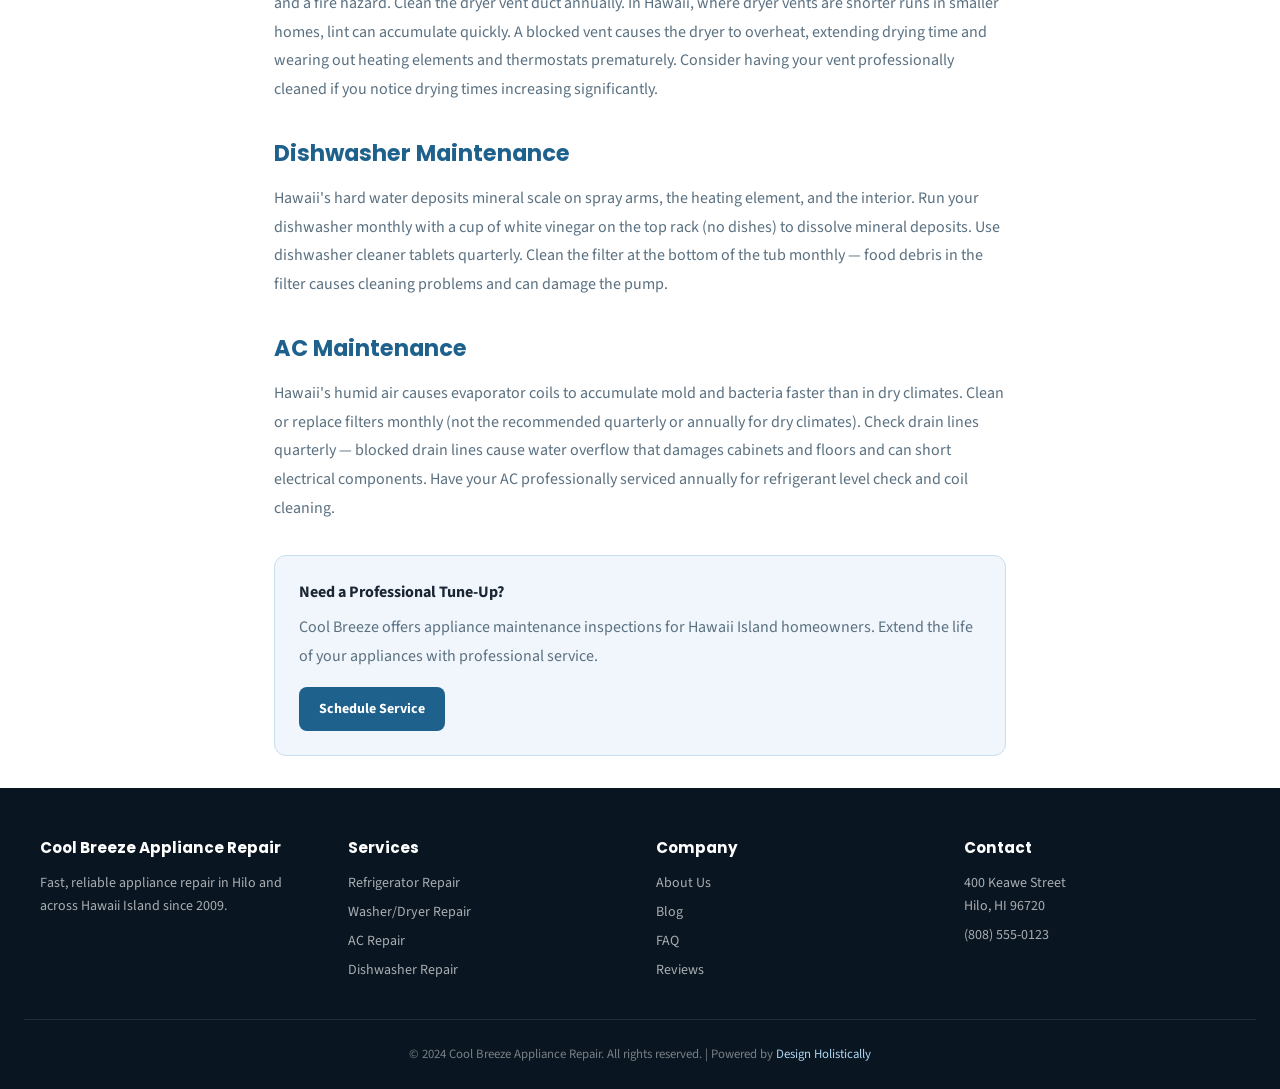
<file: blog-post-2.html>
<!DOCTYPE html>
<html lang="en" data-theme="light">
<head>
<meta charset="UTF-8"><meta name="viewport" content="width=device-width, initial-scale=1.0">
<title>Extending Appliance Life in Hawaii's Tropical Climate | Cool Breeze Appliance Repair</title>
<link rel="stylesheet" href="css/style.css">

  <link rel="icon" type="image/x-icon" href="images/favicon.ico">
  <link rel="icon" type="image/png" sizes="32x32" href="images/favicon-32x32.png">
  <link rel="icon" type="image/png" sizes="16x16" href="images/favicon-16x16.png">
  <link rel="apple-touch-icon" sizes="180x180" href="images/apple-touch-icon.png">
</head>
<body>
<header>
<a href="index.html" class="logo-link"><svg width="38" height="38" viewBox="0 0 38 38" fill="none" aria-label="Cool Breeze Appliance Logo" xmlns="http://www.w3.org/2000/svg">
<rect width="38" height="38" rx="10" fill="#1F618D"/>
<rect x="7" y="11" width="24" height="16" rx="3" fill="none" stroke="white" stroke-width="2"/>
<rect x="10" y="14" width="8" height="10" rx="1.5" fill="#AED6F1"/>
<line x1="22" y1="15" x2="28" y2="15" stroke="white" stroke-width="1.8" stroke-linecap="round"/>
<line x1="22" y1="18" x2="27" y2="18" stroke="white" stroke-width="1.8" stroke-linecap="round"/>
<line x1="22" y1="21" x2="25" y2="21" stroke="white" stroke-width="1.8" stroke-linecap="round"/>
<line x1="15" y1="27" x2="23" y2="27" stroke="#AED6F1" stroke-width="2" stroke-linecap="round"/>
</svg><span class="logo-text">Cool Breeze Appliance</span></a>
<nav><a href="index.html">Home</a>
<a href="services.html">Services</a>
<a href="about.html">About</a>
<a href="gallery.html">Gallery</a>
<a href="blog.html" class="active">Blog</a>
<a href="faq.html">FAQ</a>
<a href="reviews.html">Reviews</a>
<a href="booking.html">Book Now</a></nav>
<div class="header-actions">
<button class="dark-toggle" id="darkToggle" aria-label="Toggle dark mode">🌙</button>
<a href="booking.html" class="cta-btn header-cta">Book Repair</a>
<button class="hamburger" id="hamburger" aria-label="Open menu" aria-expanded="false"><span></span><span></span><span></span></button>
</div>
</header>
<div class="mobile-menu" id="mobileMenu"><a href="index.html">Home</a>
<a href="services.html">Services</a>
<a href="about.html">About</a>
<a href="gallery.html">Gallery</a>
<a href="blog.html">Blog</a>
<a href="faq.html">FAQ</a>
<a href="reviews.html">Reviews</a>
<a href="booking.html">Book Now</a></div>
<div class="breadcrumb"><a href="index.html">Home</a><span>&#x203A;</span><a href="blog.html">Blog</a><span>&#x203A;</span>Extending Appliance Life in Hawaii's Tropical Climate</div>
<article class="blog-post">
<div class="tag">Maintenance Tips</div>
<h1>Extending Appliance Life in Hawaii's Tropical Climate</h1>
<p class="post-meta">By Cool Breeze Team · May 26, 2024 · 6 min read</p>
<img src="images/blog-2.png" alt="Extending Appliance Life in Hawaii's Tropical Climate">
<p>The average appliance on Hawaii Island faces harsher conditions than virtually anywhere else in the continental United States. Volcanic sulfur dioxide (vog), salt air in coastal areas, high humidity, and hard water all conspire to shorten appliance life. But with proactive maintenance, you can significantly extend how long your appliances last and reduce the frequency and cost of repairs.</p>
<h2>Refrigerator Maintenance</h2>
<p>Clean condenser coils every 6 months. Dirty coils force the compressor to work harder, increasing energy consumption and wear. The coils are typically located at the back of freestanding models or beneath the front grille on built-ins. Use a coil brush or vacuum to remove dust and debris. Check door gaskets regularly for cracks or tears that allow warm air infiltration. Replace gaskets when they lose their sealing ability. Keep the refrigerator temperature at 37-40°F for the refrigerator compartment and 0°F for the freezer.</p>
<h2>Washer Maintenance</h2>
<p>Clean your washer monthly using a washing machine cleaner or a cycle with hot water and two cups of white vinegar. In Hawaii's humidity, the drum and dispensers can develop mold quickly. Leave the door open after each use to allow complete drying. Check water inlet hoses annually for cracking or bulging and replace every 5 years regardless of condition — a burst hose causes significant water damage. Clean the lint filter if your washer has one.</p>
<h2>Dryer Maintenance</h2>
<p>Clean the lint trap after every single load — a blocked lint trap is the most common cause of dryer inefficiency and a fire hazard. Clean the dryer vent duct annually. In Hawaii, where dryer vents are shorter runs in smaller homes, lint can accumulate quickly. A blocked vent causes the dryer to overheat, extending drying time and wearing out heating elements and thermostats prematurely. Consider having your vent professionally cleaned if you notice drying times increasing significantly.</p>
<h2>Dishwasher Maintenance</h2>
<p>Hawaii's hard water deposits mineral scale on spray arms, the heating element, and the interior. Run your dishwasher monthly with a cup of white vinegar on the top rack (no dishes) to dissolve mineral deposits. Use dishwasher cleaner tablets quarterly. Clean the filter at the bottom of the tub monthly — food debris in the filter causes cleaning problems and can damage the pump.</p>
<h2>AC Maintenance</h2>
<p>Hawaii's humid air causes evaporator coils to accumulate mold and bacteria faster than in dry climates. Clean or replace filters monthly (not the recommended quarterly or annually for dry climates). Check drain lines quarterly — blocked drain lines cause water overflow that damages cabinets and floors and can short electrical components. Have your AC professionally serviced annually for refrigerant level check and coil cleaning.</p>
<div style="background:var(--bg-alt);border:1px solid var(--border);border-radius:12px;padding:1.5rem;margin-top:2rem;"><strong>Need a Professional Tune-Up?</strong><p style="margin:.5rem 0 1rem;">Cool Breeze offers appliance maintenance inspections for Hawaii Island homeowners. Extend the life of your appliances with professional service.</p><a href="booking.html" class="cta-btn">Schedule Service</a></div>
</article>
<footer>
<div class="footer-grid">
<div class="footer-col"><h4>Cool Breeze Appliance Repair</h4><p>Fast, reliable appliance repair in Hilo and across Hawaii Island since 2009.</p></div>
<div class="footer-col"><h4>Services</h4><a href="services.html">Refrigerator Repair</a><a href="services.html">Washer/Dryer Repair</a><a href="services.html">AC Repair</a><a href="services.html">Dishwasher Repair</a></div>
<div class="footer-col"><h4>Company</h4><a href="about.html">About Us</a><a href="blog.html">Blog</a><a href="faq.html">FAQ</a><a href="reviews.html">Reviews</a></div>
<div class="footer-col"><h4>Contact</h4><p>400 Keawe Street<br>Hilo, HI 96720</p><a href="tel:8085550123">(808) 555-0123</a></div>
</div>
<div class="footer-bottom"><p>&copy; 2024 Cool Breeze Appliance Repair. All rights reserved. | Powered by <a href="https://designholistically.com" target="_blank" rel="noopener">Design Holistically</a></p></div>
</footer>
<button id="backToTop" aria-label="Back to top">&#8593;</button>
<script src="js/main.js"></script>
</body>
</html>
</file>
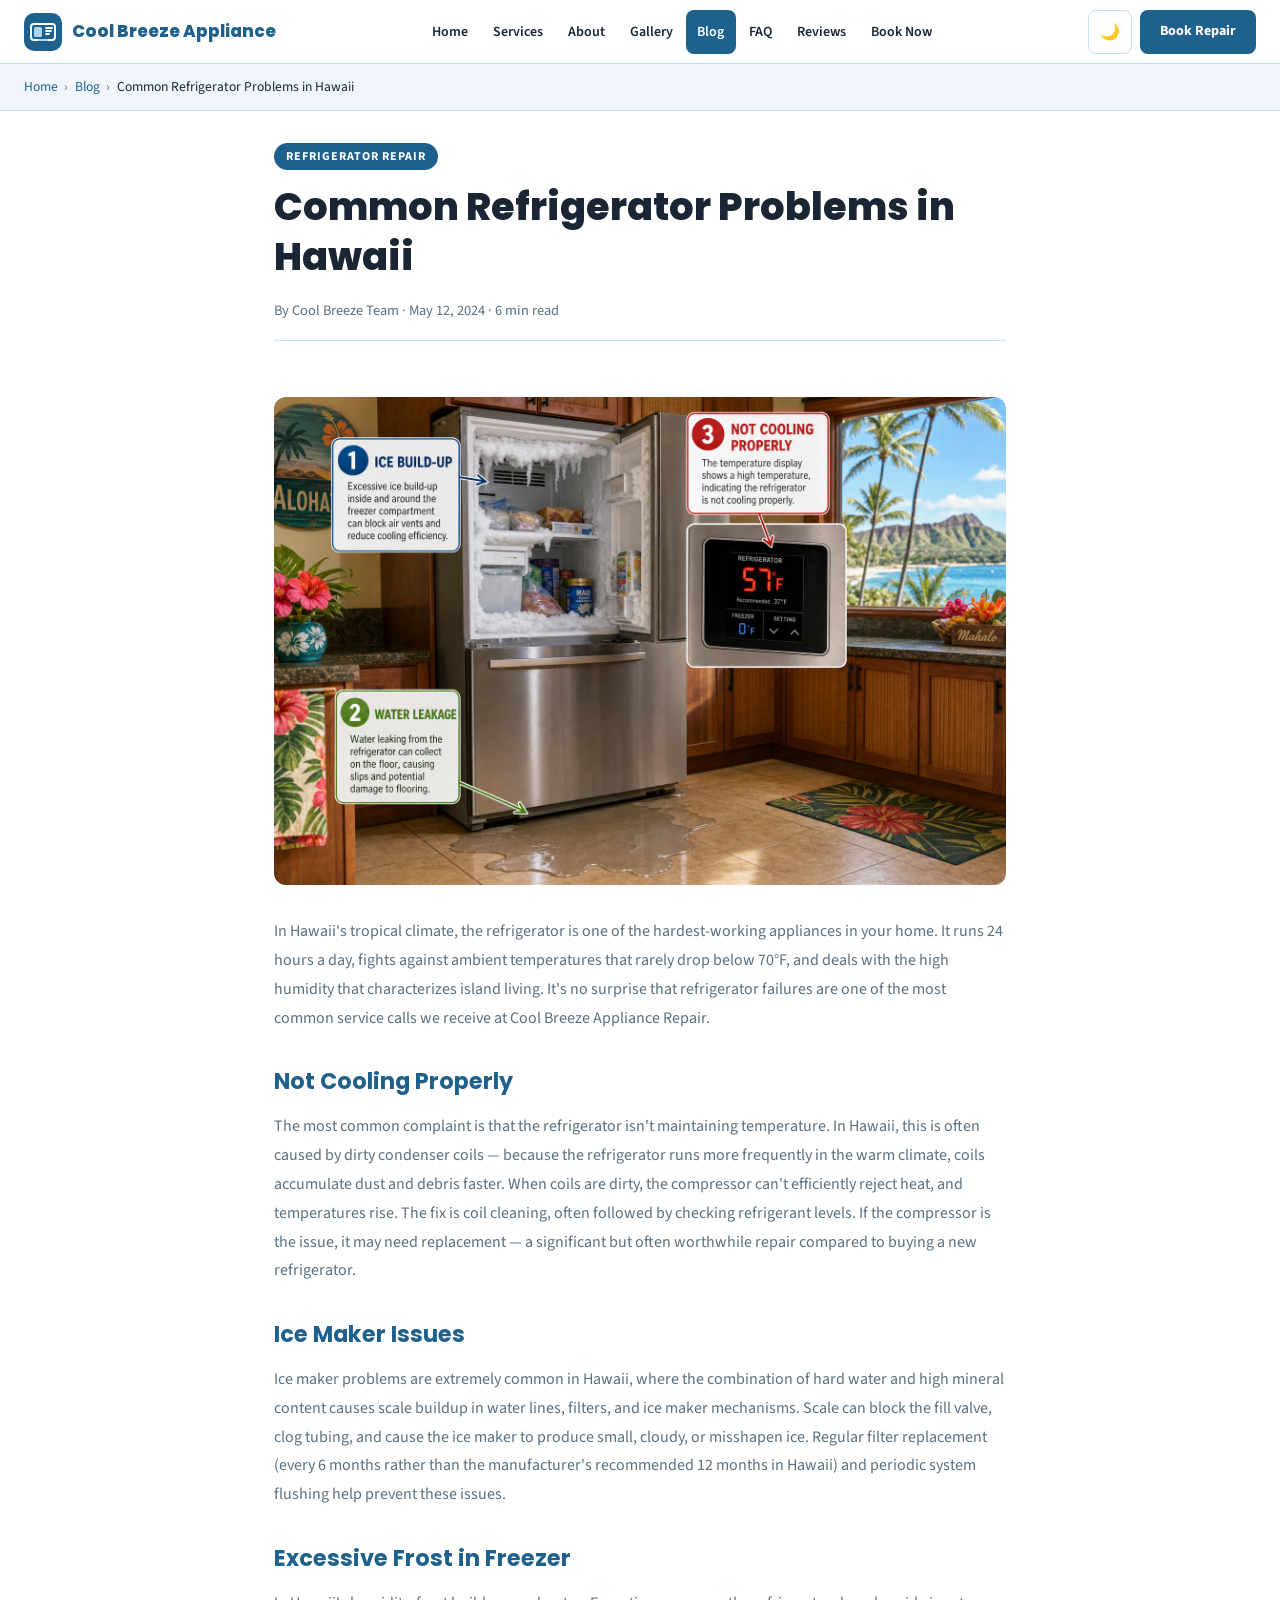
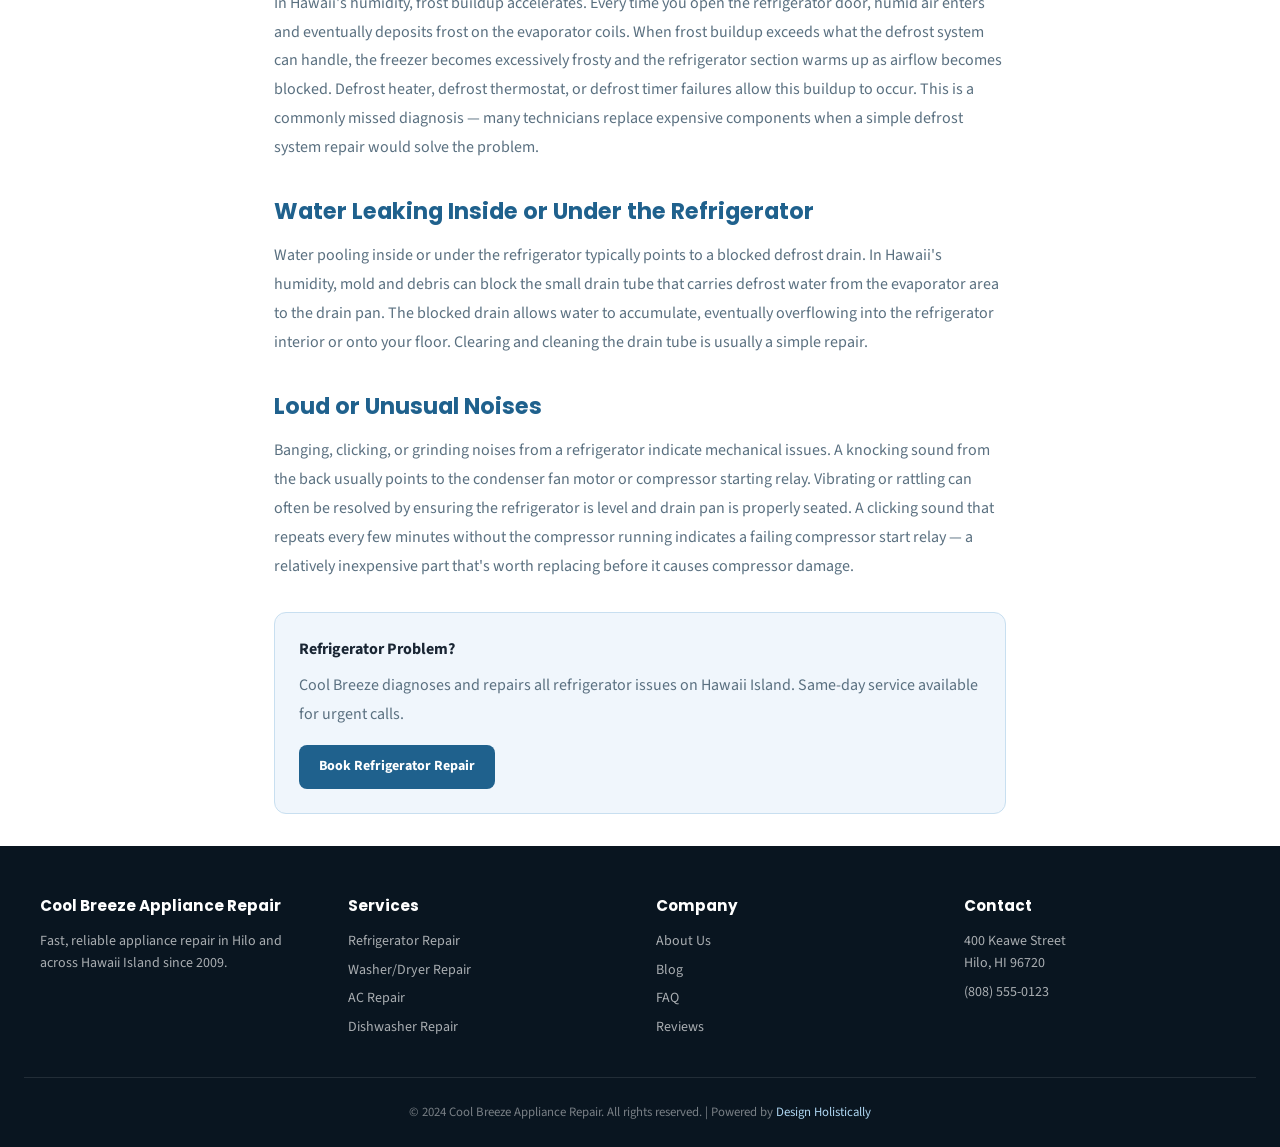
<file: blog-post-3.html>
<!DOCTYPE html>
<html lang="en" data-theme="light">
<head>
<meta charset="UTF-8"><meta name="viewport" content="width=device-width, initial-scale=1.0">
<title>Common Refrigerator Problems in Hawaii | Cool Breeze Appliance Repair</title>
<link rel="stylesheet" href="css/style.css">

  <link rel="icon" type="image/x-icon" href="images/favicon.ico">
  <link rel="icon" type="image/png" sizes="32x32" href="images/favicon-32x32.png">
  <link rel="icon" type="image/png" sizes="16x16" href="images/favicon-16x16.png">
  <link rel="apple-touch-icon" sizes="180x180" href="images/apple-touch-icon.png">
</head>
<body>
<header>
<a href="index.html" class="logo-link"><svg width="38" height="38" viewBox="0 0 38 38" fill="none" aria-label="Cool Breeze Appliance Logo" xmlns="http://www.w3.org/2000/svg">
<rect width="38" height="38" rx="10" fill="#1F618D"/>
<rect x="7" y="11" width="24" height="16" rx="3" fill="none" stroke="white" stroke-width="2"/>
<rect x="10" y="14" width="8" height="10" rx="1.5" fill="#AED6F1"/>
<line x1="22" y1="15" x2="28" y2="15" stroke="white" stroke-width="1.8" stroke-linecap="round"/>
<line x1="22" y1="18" x2="27" y2="18" stroke="white" stroke-width="1.8" stroke-linecap="round"/>
<line x1="22" y1="21" x2="25" y2="21" stroke="white" stroke-width="1.8" stroke-linecap="round"/>
<line x1="15" y1="27" x2="23" y2="27" stroke="#AED6F1" stroke-width="2" stroke-linecap="round"/>
</svg><span class="logo-text">Cool Breeze Appliance</span></a>
<nav><a href="index.html">Home</a>
<a href="services.html">Services</a>
<a href="about.html">About</a>
<a href="gallery.html">Gallery</a>
<a href="blog.html" class="active">Blog</a>
<a href="faq.html">FAQ</a>
<a href="reviews.html">Reviews</a>
<a href="booking.html">Book Now</a></nav>
<div class="header-actions">
<button class="dark-toggle" id="darkToggle" aria-label="Toggle dark mode">🌙</button>
<a href="booking.html" class="cta-btn header-cta">Book Repair</a>
<button class="hamburger" id="hamburger" aria-label="Open menu" aria-expanded="false"><span></span><span></span><span></span></button>
</div>
</header>
<div class="mobile-menu" id="mobileMenu"><a href="index.html">Home</a>
<a href="services.html">Services</a>
<a href="about.html">About</a>
<a href="gallery.html">Gallery</a>
<a href="blog.html">Blog</a>
<a href="faq.html">FAQ</a>
<a href="reviews.html">Reviews</a>
<a href="booking.html">Book Now</a></div>
<div class="breadcrumb"><a href="index.html">Home</a><span>&#x203A;</span><a href="blog.html">Blog</a><span>&#x203A;</span>Common Refrigerator Problems in Hawaii</div>
<article class="blog-post">
<div class="tag">Refrigerator Repair</div>
<h1>Common Refrigerator Problems in Hawaii</h1>
<p class="post-meta">By Cool Breeze Team · May 12, 2024 · 6 min read</p>
<img src="images/blog-3.png" alt="Common Refrigerator Problems in Hawaii">
<p>In Hawaii's tropical climate, the refrigerator is one of the hardest-working appliances in your home. It runs 24 hours a day, fights against ambient temperatures that rarely drop below 70°F, and deals with the high humidity that characterizes island living. It's no surprise that refrigerator failures are one of the most common service calls we receive at Cool Breeze Appliance Repair.</p>
<h2>Not Cooling Properly</h2>
<p>The most common complaint is that the refrigerator isn't maintaining temperature. In Hawaii, this is often caused by dirty condenser coils — because the refrigerator runs more frequently in the warm climate, coils accumulate dust and debris faster. When coils are dirty, the compressor can't efficiently reject heat, and temperatures rise. The fix is coil cleaning, often followed by checking refrigerant levels. If the compressor is the issue, it may need replacement — a significant but often worthwhile repair compared to buying a new refrigerator.</p>
<h2>Ice Maker Issues</h2>
<p>Ice maker problems are extremely common in Hawaii, where the combination of hard water and high mineral content causes scale buildup in water lines, filters, and ice maker mechanisms. Scale can block the fill valve, clog tubing, and cause the ice maker to produce small, cloudy, or misshapen ice. Regular filter replacement (every 6 months rather than the manufacturer's recommended 12 months in Hawaii) and periodic system flushing help prevent these issues.</p>
<h2>Excessive Frost in Freezer</h2>
<p>In Hawaii's humidity, frost buildup accelerates. Every time you open the refrigerator door, humid air enters and eventually deposits frost on the evaporator coils. When frost buildup exceeds what the defrost system can handle, the freezer becomes excessively frosty and the refrigerator section warms up as airflow becomes blocked. Defrost heater, defrost thermostat, or defrost timer failures allow this buildup to occur. This is a commonly missed diagnosis — many technicians replace expensive components when a simple defrost system repair would solve the problem.</p>
<h2>Water Leaking Inside or Under the Refrigerator</h2>
<p>Water pooling inside or under the refrigerator typically points to a blocked defrost drain. In Hawaii's humidity, mold and debris can block the small drain tube that carries defrost water from the evaporator area to the drain pan. The blocked drain allows water to accumulate, eventually overflowing into the refrigerator interior or onto your floor. Clearing and cleaning the drain tube is usually a simple repair.</p>
<h2>Loud or Unusual Noises</h2>
<p>Banging, clicking, or grinding noises from a refrigerator indicate mechanical issues. A knocking sound from the back usually points to the condenser fan motor or compressor starting relay. Vibrating or rattling can often be resolved by ensuring the refrigerator is level and drain pan is properly seated. A clicking sound that repeats every few minutes without the compressor running indicates a failing compressor start relay — a relatively inexpensive part that's worth replacing before it causes compressor damage.</p>
<div style="background:var(--bg-alt);border:1px solid var(--border);border-radius:12px;padding:1.5rem;margin-top:2rem;"><strong>Refrigerator Problem?</strong><p style="margin:.5rem 0 1rem;">Cool Breeze diagnoses and repairs all refrigerator issues on Hawaii Island. Same-day service available for urgent calls.</p><a href="booking.html" class="cta-btn">Book Refrigerator Repair</a></div>
</article>
<footer>
<div class="footer-grid">
<div class="footer-col"><h4>Cool Breeze Appliance Repair</h4><p>Fast, reliable appliance repair in Hilo and across Hawaii Island since 2009.</p></div>
<div class="footer-col"><h4>Services</h4><a href="services.html">Refrigerator Repair</a><a href="services.html">Washer/Dryer Repair</a><a href="services.html">AC Repair</a><a href="services.html">Dishwasher Repair</a></div>
<div class="footer-col"><h4>Company</h4><a href="about.html">About Us</a><a href="blog.html">Blog</a><a href="faq.html">FAQ</a><a href="reviews.html">Reviews</a></div>
<div class="footer-col"><h4>Contact</h4><p>400 Keawe Street<br>Hilo, HI 96720</p><a href="tel:8085550123">(808) 555-0123</a></div>
</div>
<div class="footer-bottom"><p>&copy; 2024 Cool Breeze Appliance Repair. All rights reserved. | Powered by <a href="https://designholistically.com" target="_blank" rel="noopener">Design Holistically</a></p></div>
</footer>
<button id="backToTop" aria-label="Back to top">&#8593;</button>
<script src="js/main.js"></script>
</body>
</html>
</file>
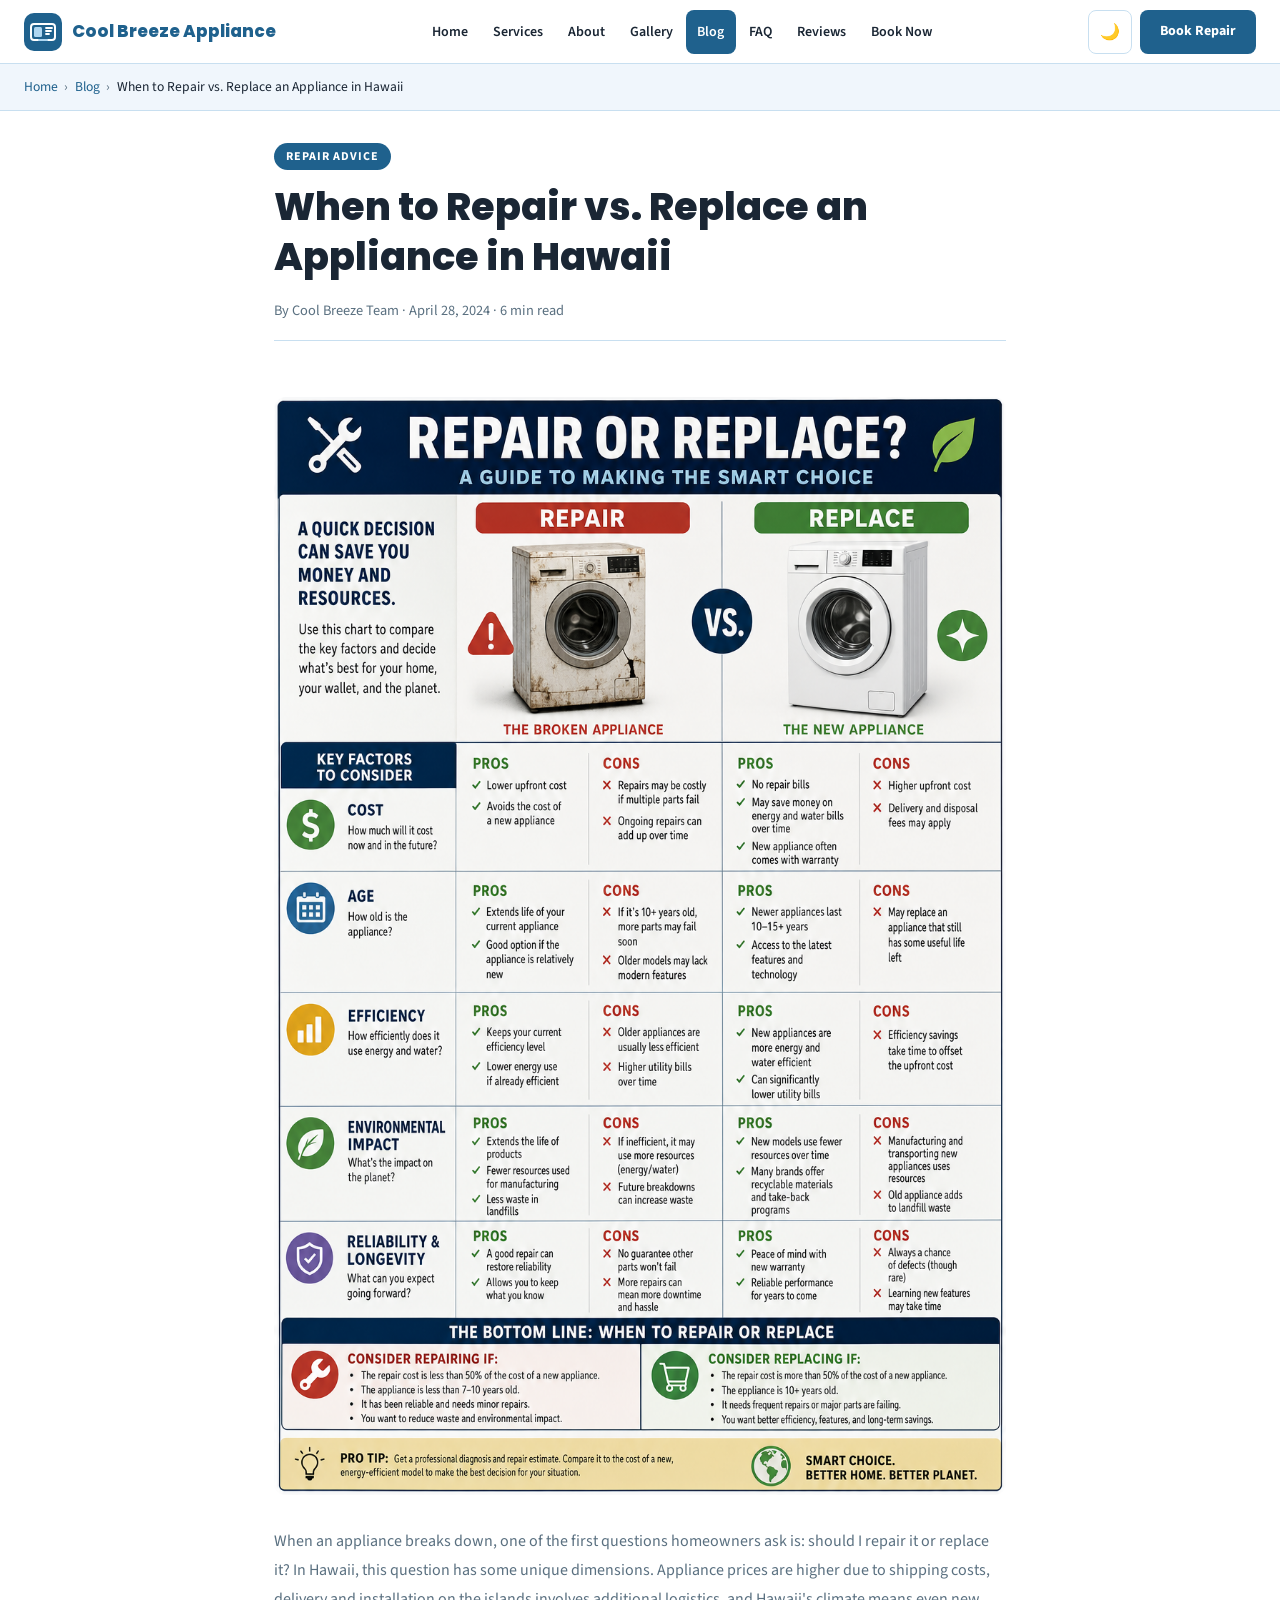
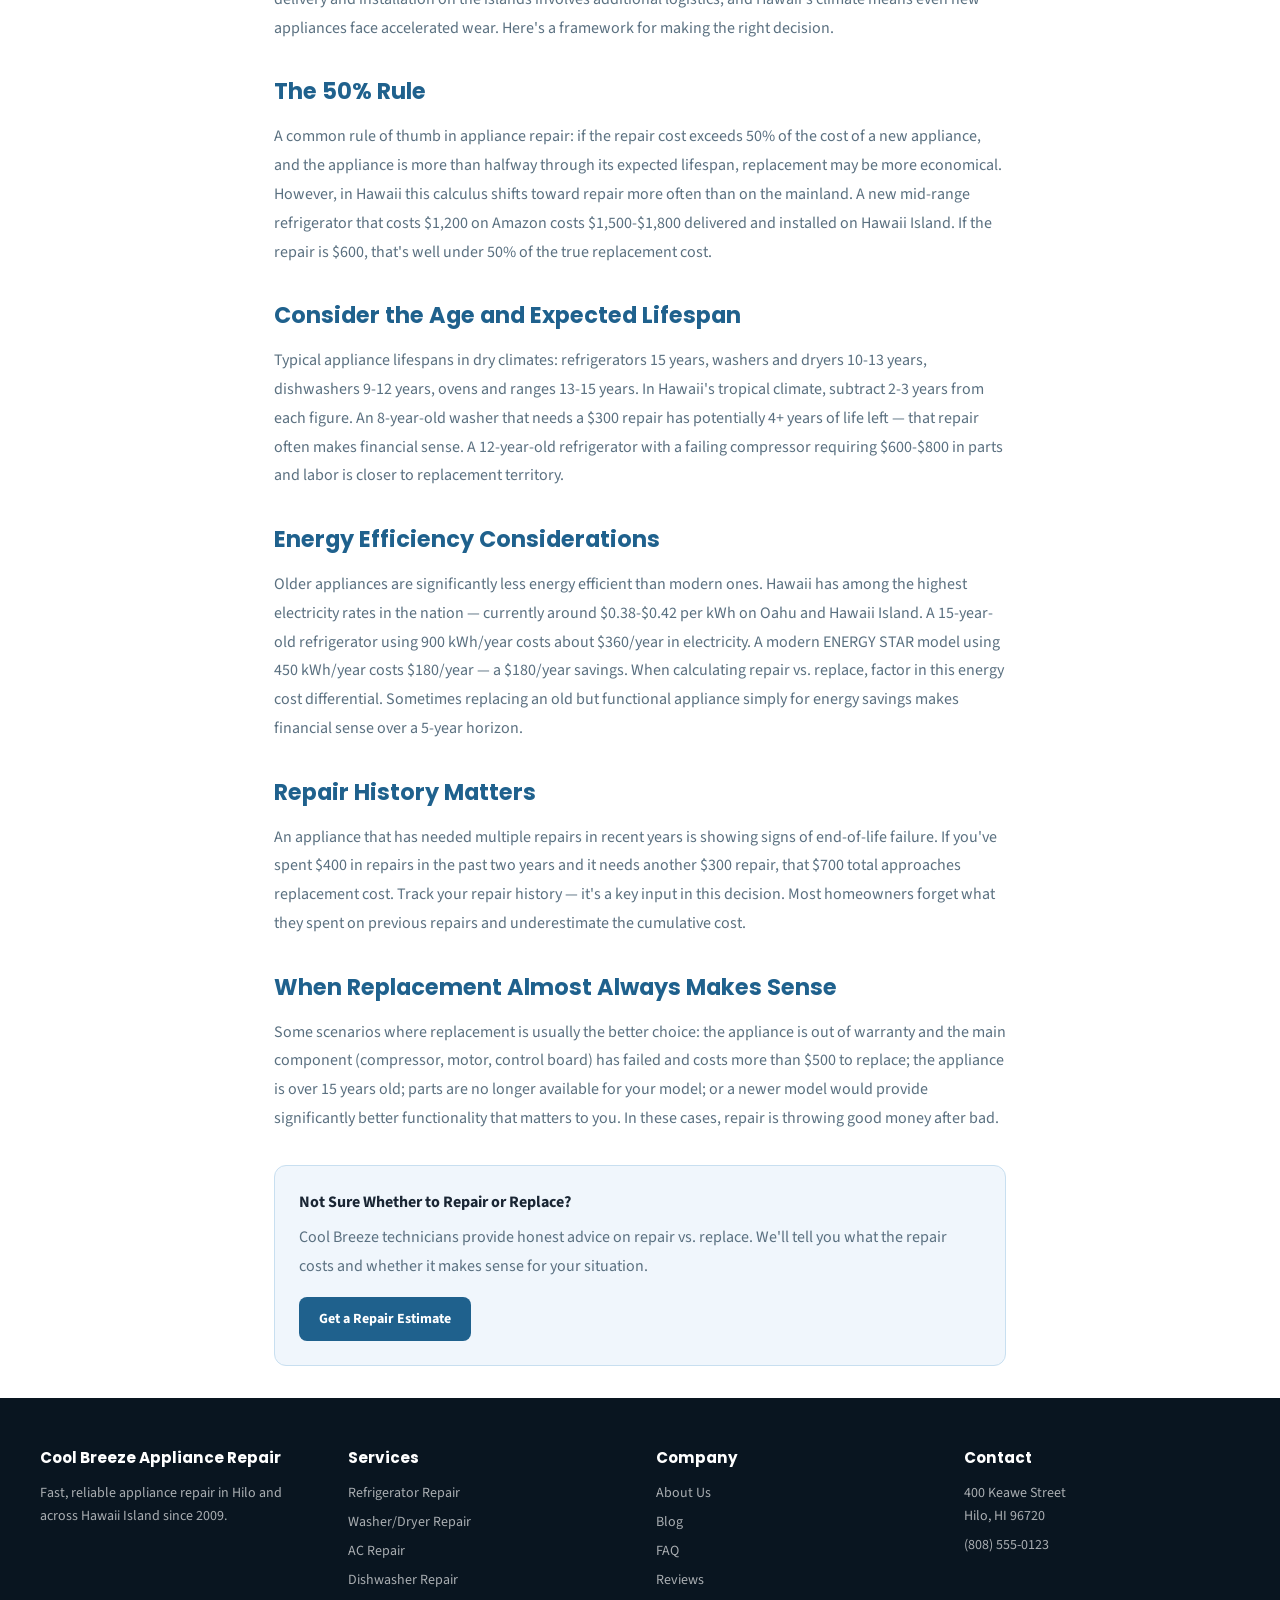
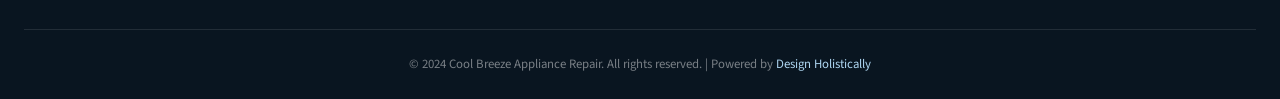
<file: blog-post-4.html>
<!DOCTYPE html>
<html lang="en" data-theme="light">
<head>
<meta charset="UTF-8"><meta name="viewport" content="width=device-width, initial-scale=1.0">
<title>When to Repair vs. Replace an Appliance in Hawaii | Cool Breeze Appliance Repair</title>
<link rel="stylesheet" href="css/style.css">

  <link rel="icon" type="image/x-icon" href="images/favicon.ico">
  <link rel="icon" type="image/png" sizes="32x32" href="images/favicon-32x32.png">
  <link rel="icon" type="image/png" sizes="16x16" href="images/favicon-16x16.png">
  <link rel="apple-touch-icon" sizes="180x180" href="images/apple-touch-icon.png">
</head>
<body>
<header>
<a href="index.html" class="logo-link"><svg width="38" height="38" viewBox="0 0 38 38" fill="none" aria-label="Cool Breeze Appliance Logo" xmlns="http://www.w3.org/2000/svg">
<rect width="38" height="38" rx="10" fill="#1F618D"/>
<rect x="7" y="11" width="24" height="16" rx="3" fill="none" stroke="white" stroke-width="2"/>
<rect x="10" y="14" width="8" height="10" rx="1.5" fill="#AED6F1"/>
<line x1="22" y1="15" x2="28" y2="15" stroke="white" stroke-width="1.8" stroke-linecap="round"/>
<line x1="22" y1="18" x2="27" y2="18" stroke="white" stroke-width="1.8" stroke-linecap="round"/>
<line x1="22" y1="21" x2="25" y2="21" stroke="white" stroke-width="1.8" stroke-linecap="round"/>
<line x1="15" y1="27" x2="23" y2="27" stroke="#AED6F1" stroke-width="2" stroke-linecap="round"/>
</svg><span class="logo-text">Cool Breeze Appliance</span></a>
<nav><a href="index.html">Home</a>
<a href="services.html">Services</a>
<a href="about.html">About</a>
<a href="gallery.html">Gallery</a>
<a href="blog.html" class="active">Blog</a>
<a href="faq.html">FAQ</a>
<a href="reviews.html">Reviews</a>
<a href="booking.html">Book Now</a></nav>
<div class="header-actions">
<button class="dark-toggle" id="darkToggle" aria-label="Toggle dark mode">🌙</button>
<a href="booking.html" class="cta-btn header-cta">Book Repair</a>
<button class="hamburger" id="hamburger" aria-label="Open menu" aria-expanded="false"><span></span><span></span><span></span></button>
</div>
</header>
<div class="mobile-menu" id="mobileMenu"><a href="index.html">Home</a>
<a href="services.html">Services</a>
<a href="about.html">About</a>
<a href="gallery.html">Gallery</a>
<a href="blog.html">Blog</a>
<a href="faq.html">FAQ</a>
<a href="reviews.html">Reviews</a>
<a href="booking.html">Book Now</a></div>
<div class="breadcrumb"><a href="index.html">Home</a><span>&#x203A;</span><a href="blog.html">Blog</a><span>&#x203A;</span>When to Repair vs. Replace an Appliance in Hawaii</div>
<article class="blog-post">
<div class="tag">Repair Advice</div>
<h1>When to Repair vs. Replace an Appliance in Hawaii</h1>
<p class="post-meta">By Cool Breeze Team · April 28, 2024 · 6 min read</p>
<img src="images/blog-4.png" alt="When to Repair vs. Replace an Appliance in Hawaii">
<p>When an appliance breaks down, one of the first questions homeowners ask is: should I repair it or replace it? In Hawaii, this question has some unique dimensions. Appliance prices are higher due to shipping costs, delivery and installation on the islands involves additional logistics, and Hawaii's climate means even new appliances face accelerated wear. Here's a framework for making the right decision.</p>
<h2>The 50% Rule</h2>
<p>A common rule of thumb in appliance repair: if the repair cost exceeds 50% of the cost of a new appliance, and the appliance is more than halfway through its expected lifespan, replacement may be more economical. However, in Hawaii this calculus shifts toward repair more often than on the mainland. A new mid-range refrigerator that costs $1,200 on Amazon costs $1,500-$1,800 delivered and installed on Hawaii Island. If the repair is $600, that's well under 50% of the true replacement cost.</p>
<h2>Consider the Age and Expected Lifespan</h2>
<p>Typical appliance lifespans in dry climates: refrigerators 15 years, washers and dryers 10-13 years, dishwashers 9-12 years, ovens and ranges 13-15 years. In Hawaii's tropical climate, subtract 2-3 years from each figure. An 8-year-old washer that needs a $300 repair has potentially 4+ years of life left — that repair often makes financial sense. A 12-year-old refrigerator with a failing compressor requiring $600-$800 in parts and labor is closer to replacement territory.</p>
<h2>Energy Efficiency Considerations</h2>
<p>Older appliances are significantly less energy efficient than modern ones. Hawaii has among the highest electricity rates in the nation — currently around $0.38-$0.42 per kWh on Oahu and Hawaii Island. A 15-year-old refrigerator using 900 kWh/year costs about $360/year in electricity. A modern ENERGY STAR model using 450 kWh/year costs $180/year — a $180/year savings. When calculating repair vs. replace, factor in this energy cost differential. Sometimes replacing an old but functional appliance simply for energy savings makes financial sense over a 5-year horizon.</p>
<h2>Repair History Matters</h2>
<p>An appliance that has needed multiple repairs in recent years is showing signs of end-of-life failure. If you've spent $400 in repairs in the past two years and it needs another $300 repair, that $700 total approaches replacement cost. Track your repair history — it's a key input in this decision. Most homeowners forget what they spent on previous repairs and underestimate the cumulative cost.</p>
<h2>When Replacement Almost Always Makes Sense</h2>
<p>Some scenarios where replacement is usually the better choice: the appliance is out of warranty and the main component (compressor, motor, control board) has failed and costs more than $500 to replace; the appliance is over 15 years old; parts are no longer available for your model; or a newer model would provide significantly better functionality that matters to you. In these cases, repair is throwing good money after bad.</p>
<div style="background:var(--bg-alt);border:1px solid var(--border);border-radius:12px;padding:1.5rem;margin-top:2rem;"><strong>Not Sure Whether to Repair or Replace?</strong><p style="margin:.5rem 0 1rem;">Cool Breeze technicians provide honest advice on repair vs. replace. We'll tell you what the repair costs and whether it makes sense for your situation.</p><a href="booking.html" class="cta-btn">Get a Repair Estimate</a></div>
</article>
<footer>
<div class="footer-grid">
<div class="footer-col"><h4>Cool Breeze Appliance Repair</h4><p>Fast, reliable appliance repair in Hilo and across Hawaii Island since 2009.</p></div>
<div class="footer-col"><h4>Services</h4><a href="services.html">Refrigerator Repair</a><a href="services.html">Washer/Dryer Repair</a><a href="services.html">AC Repair</a><a href="services.html">Dishwasher Repair</a></div>
<div class="footer-col"><h4>Company</h4><a href="about.html">About Us</a><a href="blog.html">Blog</a><a href="faq.html">FAQ</a><a href="reviews.html">Reviews</a></div>
<div class="footer-col"><h4>Contact</h4><p>400 Keawe Street<br>Hilo, HI 96720</p><a href="tel:8085550123">(808) 555-0123</a></div>
</div>
<div class="footer-bottom"><p>&copy; 2024 Cool Breeze Appliance Repair. All rights reserved. | Powered by <a href="https://designholistically.com" target="_blank" rel="noopener">Design Holistically</a></p></div>
</footer>
<button id="backToTop" aria-label="Back to top">&#8593;</button>
<script src="js/main.js"></script>
</body>
</html>
</file>
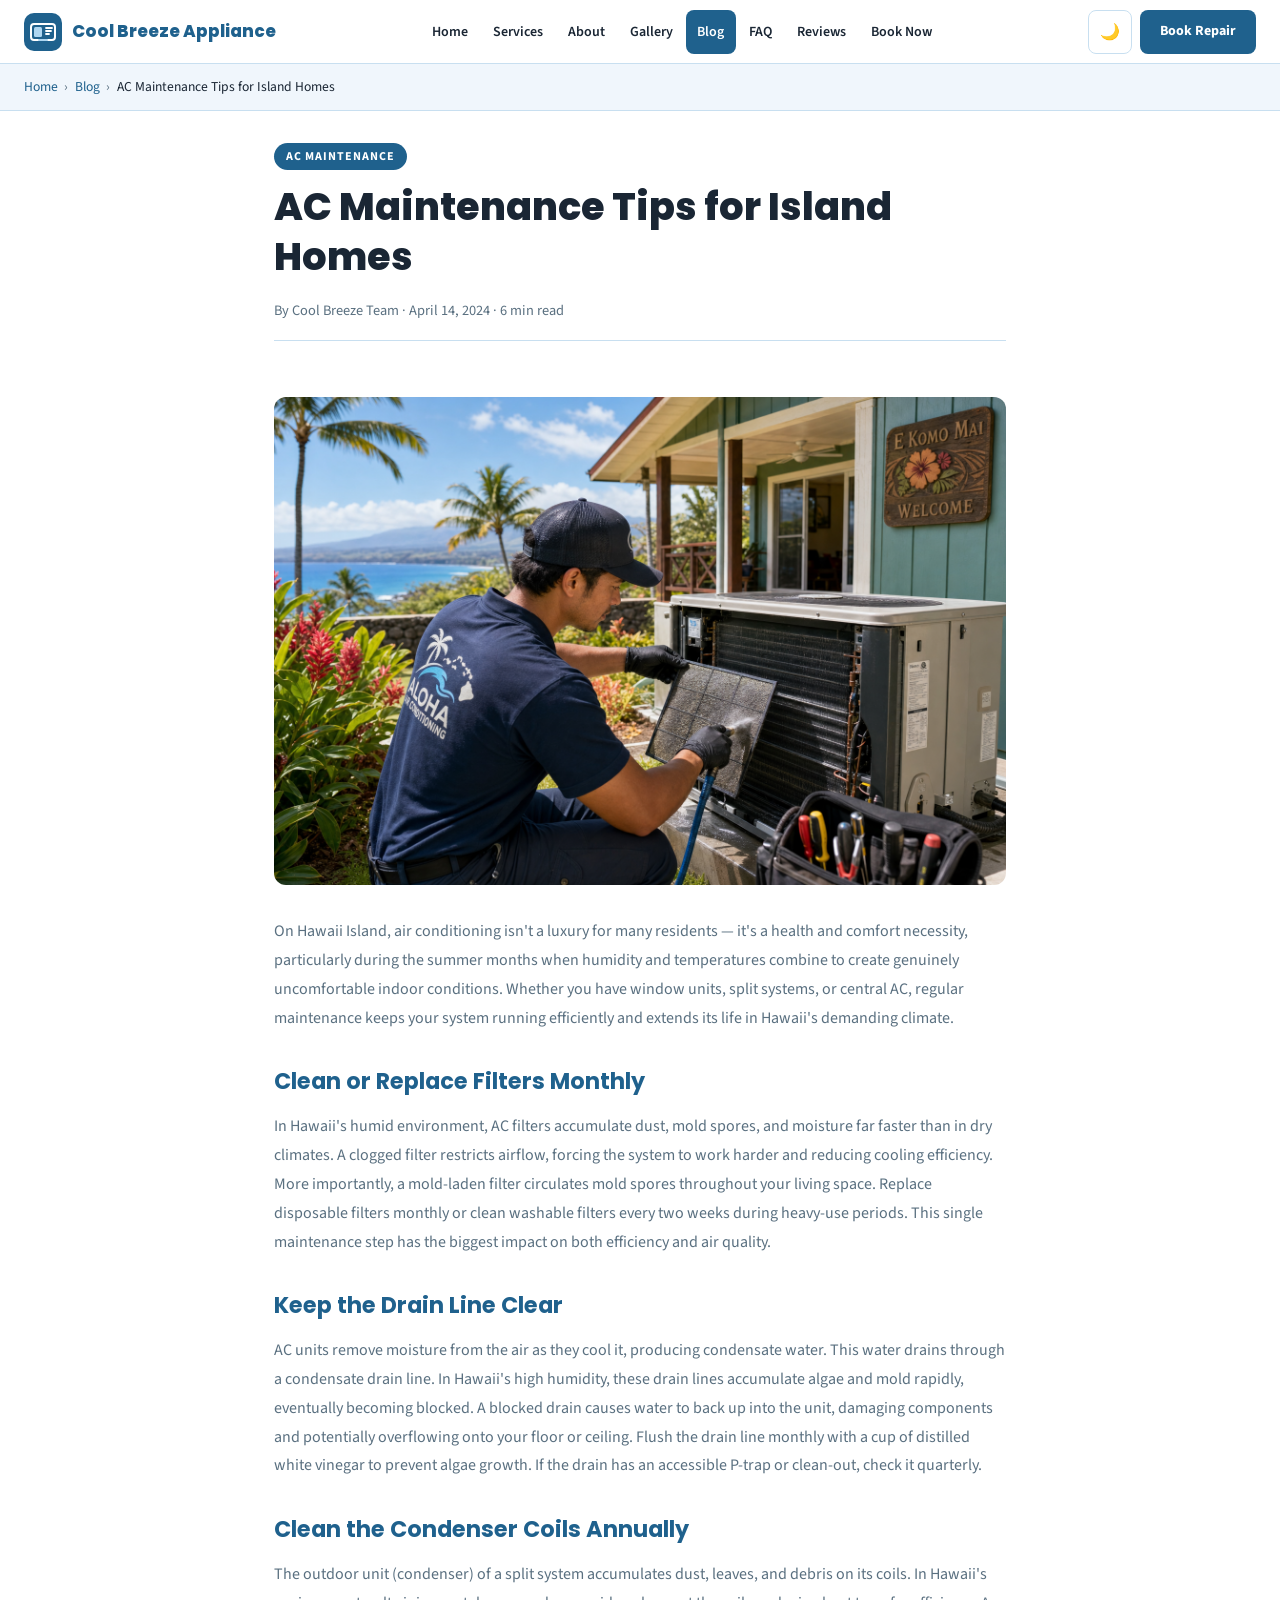
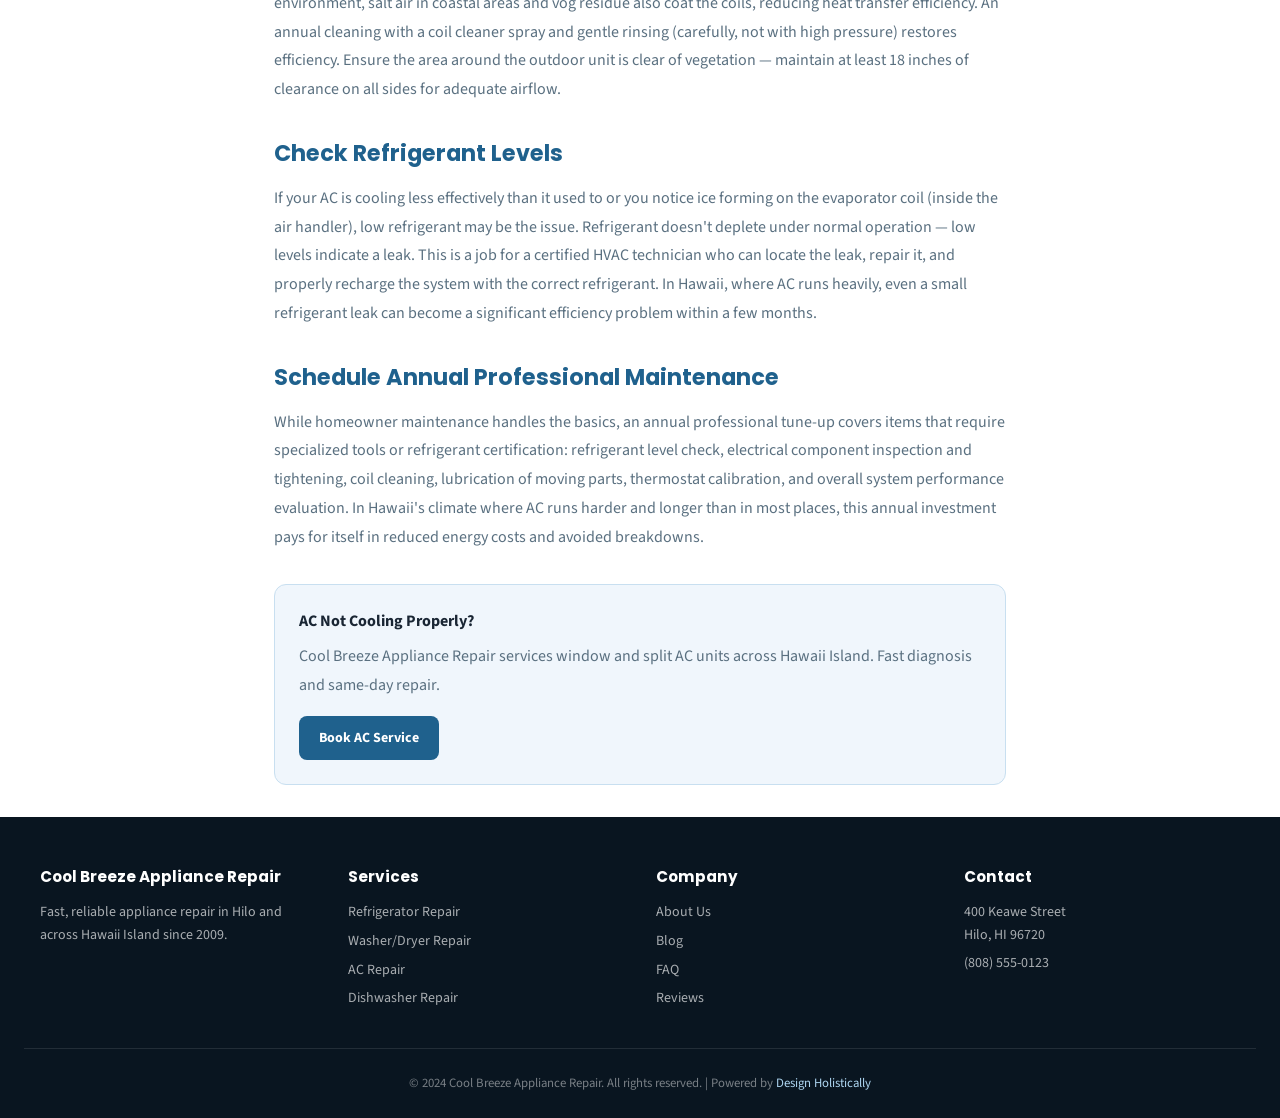
<file: blog-post-5.html>
<!DOCTYPE html>
<html lang="en" data-theme="light">
<head>
<meta charset="UTF-8"><meta name="viewport" content="width=device-width, initial-scale=1.0">
<title>AC Maintenance Tips for Island Homes | Cool Breeze Appliance Repair</title>
<link rel="stylesheet" href="css/style.css">

  <link rel="icon" type="image/x-icon" href="images/favicon.ico">
  <link rel="icon" type="image/png" sizes="32x32" href="images/favicon-32x32.png">
  <link rel="icon" type="image/png" sizes="16x16" href="images/favicon-16x16.png">
  <link rel="apple-touch-icon" sizes="180x180" href="images/apple-touch-icon.png">
</head>
<body>
<header>
<a href="index.html" class="logo-link"><svg width="38" height="38" viewBox="0 0 38 38" fill="none" aria-label="Cool Breeze Appliance Logo" xmlns="http://www.w3.org/2000/svg">
<rect width="38" height="38" rx="10" fill="#1F618D"/>
<rect x="7" y="11" width="24" height="16" rx="3" fill="none" stroke="white" stroke-width="2"/>
<rect x="10" y="14" width="8" height="10" rx="1.5" fill="#AED6F1"/>
<line x1="22" y1="15" x2="28" y2="15" stroke="white" stroke-width="1.8" stroke-linecap="round"/>
<line x1="22" y1="18" x2="27" y2="18" stroke="white" stroke-width="1.8" stroke-linecap="round"/>
<line x1="22" y1="21" x2="25" y2="21" stroke="white" stroke-width="1.8" stroke-linecap="round"/>
<line x1="15" y1="27" x2="23" y2="27" stroke="#AED6F1" stroke-width="2" stroke-linecap="round"/>
</svg><span class="logo-text">Cool Breeze Appliance</span></a>
<nav><a href="index.html">Home</a>
<a href="services.html">Services</a>
<a href="about.html">About</a>
<a href="gallery.html">Gallery</a>
<a href="blog.html" class="active">Blog</a>
<a href="faq.html">FAQ</a>
<a href="reviews.html">Reviews</a>
<a href="booking.html">Book Now</a></nav>
<div class="header-actions">
<button class="dark-toggle" id="darkToggle" aria-label="Toggle dark mode">🌙</button>
<a href="booking.html" class="cta-btn header-cta">Book Repair</a>
<button class="hamburger" id="hamburger" aria-label="Open menu" aria-expanded="false"><span></span><span></span><span></span></button>
</div>
</header>
<div class="mobile-menu" id="mobileMenu"><a href="index.html">Home</a>
<a href="services.html">Services</a>
<a href="about.html">About</a>
<a href="gallery.html">Gallery</a>
<a href="blog.html">Blog</a>
<a href="faq.html">FAQ</a>
<a href="reviews.html">Reviews</a>
<a href="booking.html">Book Now</a></div>
<div class="breadcrumb"><a href="index.html">Home</a><span>&#x203A;</span><a href="blog.html">Blog</a><span>&#x203A;</span>AC Maintenance Tips for Island Homes</div>
<article class="blog-post">
<div class="tag">AC Maintenance</div>
<h1>AC Maintenance Tips for Island Homes</h1>
<p class="post-meta">By Cool Breeze Team · April 14, 2024 · 6 min read</p>
<img src="images/blog-5.png" alt="AC Maintenance Tips for Island Homes">
<p>On Hawaii Island, air conditioning isn't a luxury for many residents — it's a health and comfort necessity, particularly during the summer months when humidity and temperatures combine to create genuinely uncomfortable indoor conditions. Whether you have window units, split systems, or central AC, regular maintenance keeps your system running efficiently and extends its life in Hawaii's demanding climate.</p>
<h2>Clean or Replace Filters Monthly</h2>
<p>In Hawaii's humid environment, AC filters accumulate dust, mold spores, and moisture far faster than in dry climates. A clogged filter restricts airflow, forcing the system to work harder and reducing cooling efficiency. More importantly, a mold-laden filter circulates mold spores throughout your living space. Replace disposable filters monthly or clean washable filters every two weeks during heavy-use periods. This single maintenance step has the biggest impact on both efficiency and air quality.</p>
<h2>Keep the Drain Line Clear</h2>
<p>AC units remove moisture from the air as they cool it, producing condensate water. This water drains through a condensate drain line. In Hawaii's high humidity, these drain lines accumulate algae and mold rapidly, eventually becoming blocked. A blocked drain causes water to back up into the unit, damaging components and potentially overflowing onto your floor or ceiling. Flush the drain line monthly with a cup of distilled white vinegar to prevent algae growth. If the drain has an accessible P-trap or clean-out, check it quarterly.</p>
<h2>Clean the Condenser Coils Annually</h2>
<p>The outdoor unit (condenser) of a split system accumulates dust, leaves, and debris on its coils. In Hawaii's environment, salt air in coastal areas and vog residue also coat the coils, reducing heat transfer efficiency. An annual cleaning with a coil cleaner spray and gentle rinsing (carefully, not with high pressure) restores efficiency. Ensure the area around the outdoor unit is clear of vegetation — maintain at least 18 inches of clearance on all sides for adequate airflow.</p>
<h2>Check Refrigerant Levels</h2>
<p>If your AC is cooling less effectively than it used to or you notice ice forming on the evaporator coil (inside the air handler), low refrigerant may be the issue. Refrigerant doesn't deplete under normal operation — low levels indicate a leak. This is a job for a certified HVAC technician who can locate the leak, repair it, and properly recharge the system with the correct refrigerant. In Hawaii, where AC runs heavily, even a small refrigerant leak can become a significant efficiency problem within a few months.</p>
<h2>Schedule Annual Professional Maintenance</h2>
<p>While homeowner maintenance handles the basics, an annual professional tune-up covers items that require specialized tools or refrigerant certification: refrigerant level check, electrical component inspection and tightening, coil cleaning, lubrication of moving parts, thermostat calibration, and overall system performance evaluation. In Hawaii's climate where AC runs harder and longer than in most places, this annual investment pays for itself in reduced energy costs and avoided breakdowns.</p>
<div style="background:var(--bg-alt);border:1px solid var(--border);border-radius:12px;padding:1.5rem;margin-top:2rem;"><strong>AC Not Cooling Properly?</strong><p style="margin:.5rem 0 1rem;">Cool Breeze Appliance Repair services window and split AC units across Hawaii Island. Fast diagnosis and same-day repair.</p><a href="booking.html" class="cta-btn">Book AC Service</a></div>
</article>
<footer>
<div class="footer-grid">
<div class="footer-col"><h4>Cool Breeze Appliance Repair</h4><p>Fast, reliable appliance repair in Hilo and across Hawaii Island since 2009.</p></div>
<div class="footer-col"><h4>Services</h4><a href="services.html">Refrigerator Repair</a><a href="services.html">Washer/Dryer Repair</a><a href="services.html">AC Repair</a><a href="services.html">Dishwasher Repair</a></div>
<div class="footer-col"><h4>Company</h4><a href="about.html">About Us</a><a href="blog.html">Blog</a><a href="faq.html">FAQ</a><a href="reviews.html">Reviews</a></div>
<div class="footer-col"><h4>Contact</h4><p>400 Keawe Street<br>Hilo, HI 96720</p><a href="tel:8085550123">(808) 555-0123</a></div>
</div>
<div class="footer-bottom"><p>&copy; 2024 Cool Breeze Appliance Repair. All rights reserved. | Powered by <a href="https://designholistically.com" target="_blank" rel="noopener">Design Holistically</a></p></div>
</footer>
<button id="backToTop" aria-label="Back to top">&#8593;</button>
<script src="js/main.js"></script>
</body>
</html>
</file>
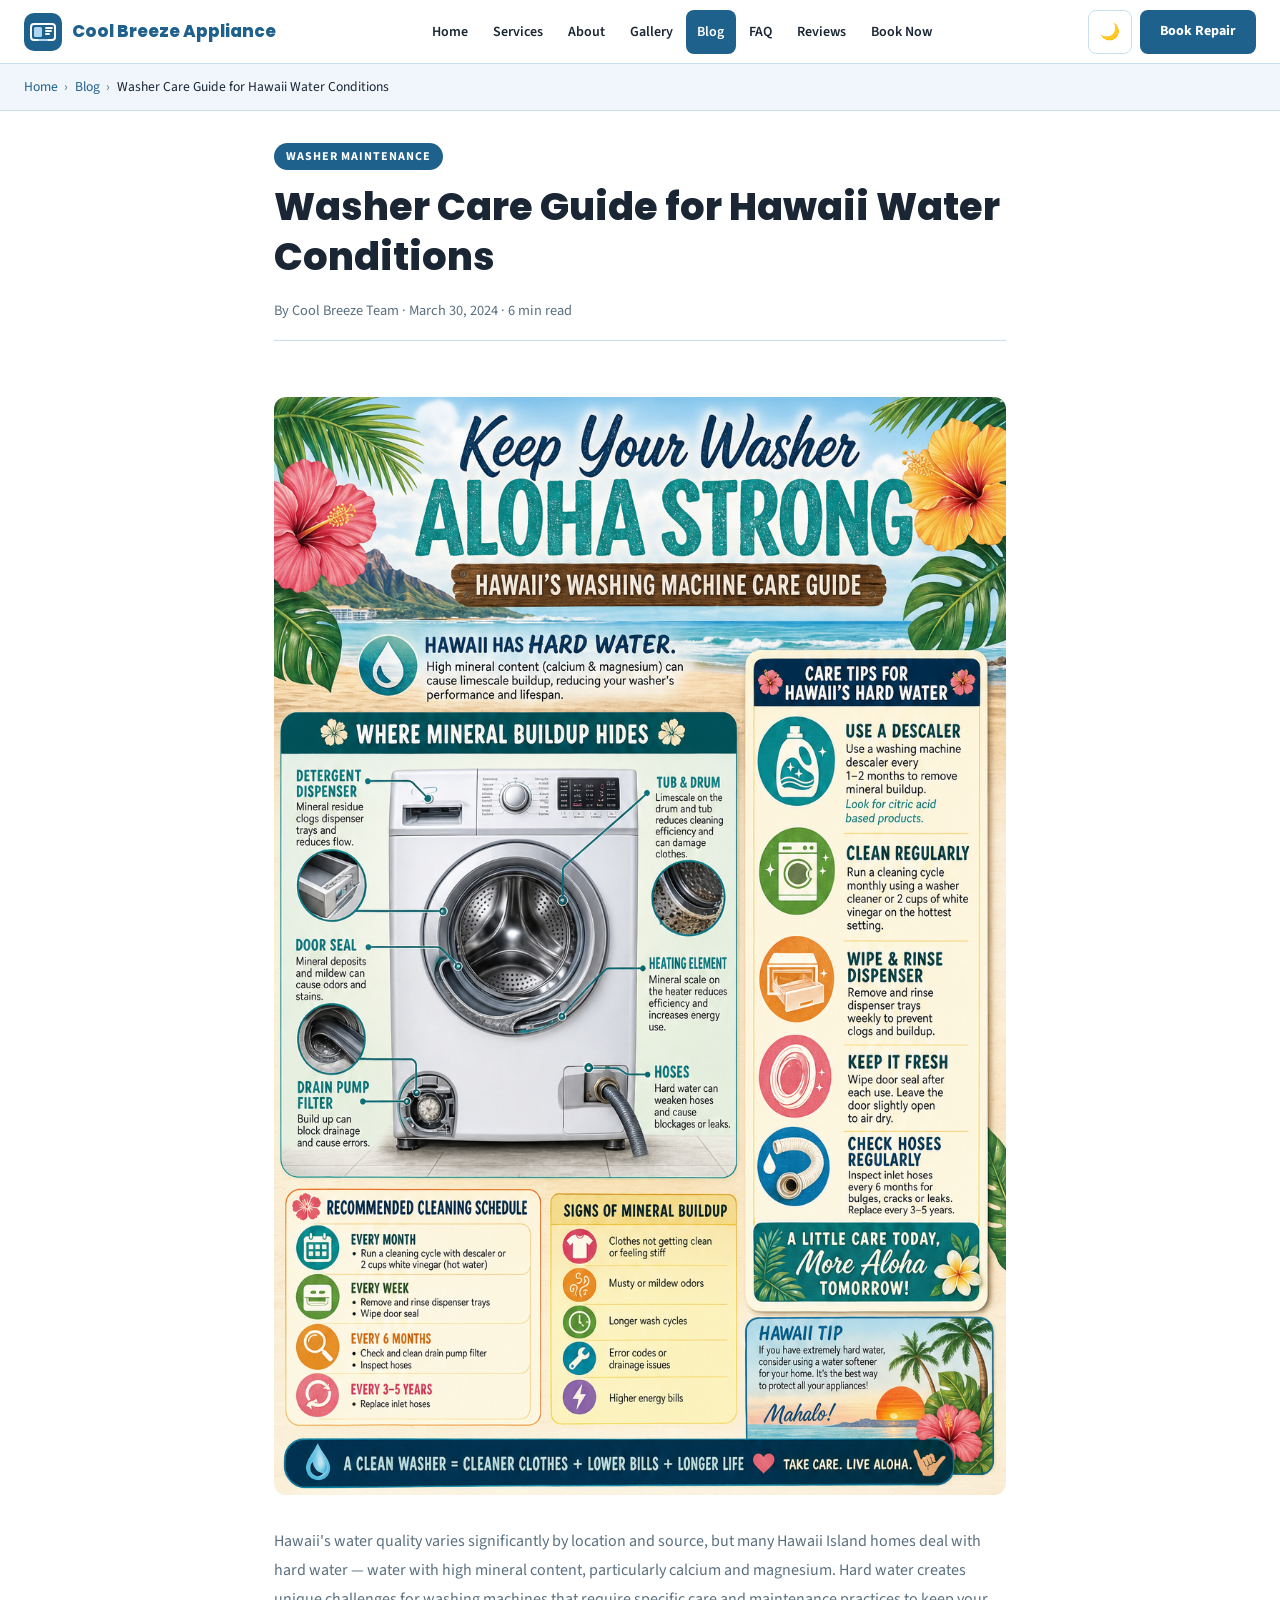
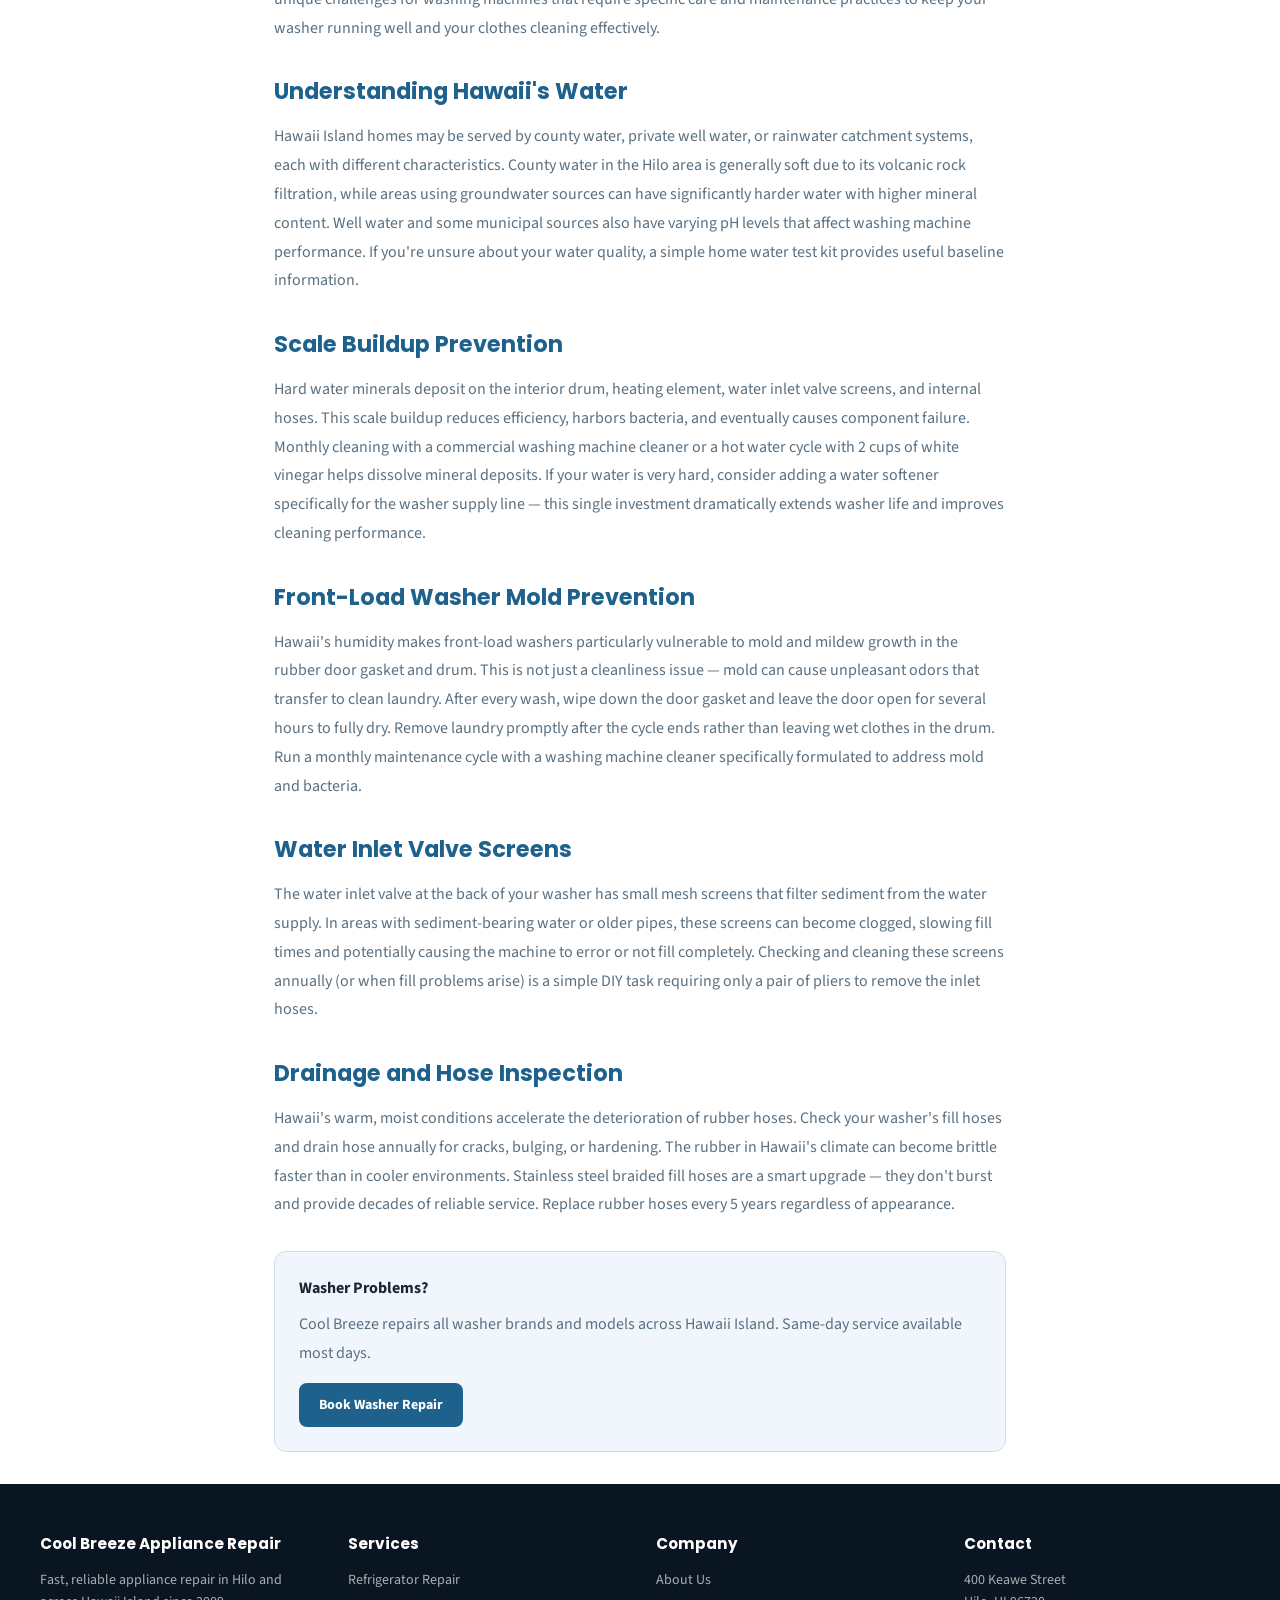
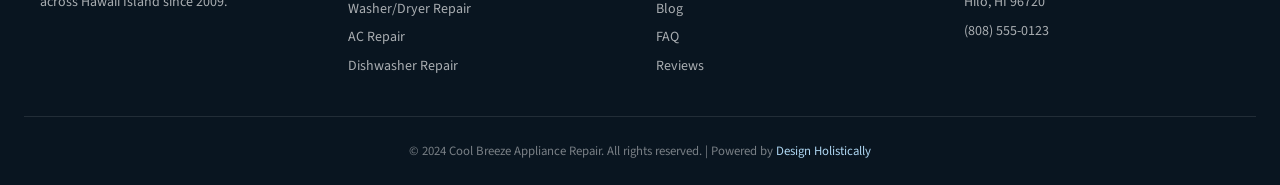
<file: blog-post-6.html>
<!DOCTYPE html>
<html lang="en" data-theme="light">
<head>
<meta charset="UTF-8"><meta name="viewport" content="width=device-width, initial-scale=1.0">
<title>Washer Care Guide for Hawaii Water Conditions | Cool Breeze Appliance Repair</title>
<link rel="stylesheet" href="css/style.css">

  <link rel="icon" type="image/x-icon" href="images/favicon.ico">
  <link rel="icon" type="image/png" sizes="32x32" href="images/favicon-32x32.png">
  <link rel="icon" type="image/png" sizes="16x16" href="images/favicon-16x16.png">
  <link rel="apple-touch-icon" sizes="180x180" href="images/apple-touch-icon.png">
</head>
<body>
<header>
<a href="index.html" class="logo-link"><svg width="38" height="38" viewBox="0 0 38 38" fill="none" aria-label="Cool Breeze Appliance Logo" xmlns="http://www.w3.org/2000/svg">
<rect width="38" height="38" rx="10" fill="#1F618D"/>
<rect x="7" y="11" width="24" height="16" rx="3" fill="none" stroke="white" stroke-width="2"/>
<rect x="10" y="14" width="8" height="10" rx="1.5" fill="#AED6F1"/>
<line x1="22" y1="15" x2="28" y2="15" stroke="white" stroke-width="1.8" stroke-linecap="round"/>
<line x1="22" y1="18" x2="27" y2="18" stroke="white" stroke-width="1.8" stroke-linecap="round"/>
<line x1="22" y1="21" x2="25" y2="21" stroke="white" stroke-width="1.8" stroke-linecap="round"/>
<line x1="15" y1="27" x2="23" y2="27" stroke="#AED6F1" stroke-width="2" stroke-linecap="round"/>
</svg><span class="logo-text">Cool Breeze Appliance</span></a>
<nav><a href="index.html">Home</a>
<a href="services.html">Services</a>
<a href="about.html">About</a>
<a href="gallery.html">Gallery</a>
<a href="blog.html" class="active">Blog</a>
<a href="faq.html">FAQ</a>
<a href="reviews.html">Reviews</a>
<a href="booking.html">Book Now</a></nav>
<div class="header-actions">
<button class="dark-toggle" id="darkToggle" aria-label="Toggle dark mode">🌙</button>
<a href="booking.html" class="cta-btn header-cta">Book Repair</a>
<button class="hamburger" id="hamburger" aria-label="Open menu" aria-expanded="false"><span></span><span></span><span></span></button>
</div>
</header>
<div class="mobile-menu" id="mobileMenu"><a href="index.html">Home</a>
<a href="services.html">Services</a>
<a href="about.html">About</a>
<a href="gallery.html">Gallery</a>
<a href="blog.html">Blog</a>
<a href="faq.html">FAQ</a>
<a href="reviews.html">Reviews</a>
<a href="booking.html">Book Now</a></div>
<div class="breadcrumb"><a href="index.html">Home</a><span>&#x203A;</span><a href="blog.html">Blog</a><span>&#x203A;</span>Washer Care Guide for Hawaii Water Conditions</div>
<article class="blog-post">
<div class="tag">Washer Maintenance</div>
<h1>Washer Care Guide for Hawaii Water Conditions</h1>
<p class="post-meta">By Cool Breeze Team · March 30, 2024 · 6 min read</p>
<img src="images/blog-6.png" alt="Washer Care Guide for Hawaii Water Conditions">
<p>Hawaii's water quality varies significantly by location and source, but many Hawaii Island homes deal with hard water — water with high mineral content, particularly calcium and magnesium. Hard water creates unique challenges for washing machines that require specific care and maintenance practices to keep your washer running well and your clothes cleaning effectively.</p>
<h2>Understanding Hawaii's Water</h2>
<p>Hawaii Island homes may be served by county water, private well water, or rainwater catchment systems, each with different characteristics. County water in the Hilo area is generally soft due to its volcanic rock filtration, while areas using groundwater sources can have significantly harder water with higher mineral content. Well water and some municipal sources also have varying pH levels that affect washing machine performance. If you're unsure about your water quality, a simple home water test kit provides useful baseline information.</p>
<h2>Scale Buildup Prevention</h2>
<p>Hard water minerals deposit on the interior drum, heating element, water inlet valve screens, and internal hoses. This scale buildup reduces efficiency, harbors bacteria, and eventually causes component failure. Monthly cleaning with a commercial washing machine cleaner or a hot water cycle with 2 cups of white vinegar helps dissolve mineral deposits. If your water is very hard, consider adding a water softener specifically for the washer supply line — this single investment dramatically extends washer life and improves cleaning performance.</p>
<h2>Front-Load Washer Mold Prevention</h2>
<p>Hawaii's humidity makes front-load washers particularly vulnerable to mold and mildew growth in the rubber door gasket and drum. This is not just a cleanliness issue — mold can cause unpleasant odors that transfer to clean laundry. After every wash, wipe down the door gasket and leave the door open for several hours to fully dry. Remove laundry promptly after the cycle ends rather than leaving wet clothes in the drum. Run a monthly maintenance cycle with a washing machine cleaner specifically formulated to address mold and bacteria.</p>
<h2>Water Inlet Valve Screens</h2>
<p>The water inlet valve at the back of your washer has small mesh screens that filter sediment from the water supply. In areas with sediment-bearing water or older pipes, these screens can become clogged, slowing fill times and potentially causing the machine to error or not fill completely. Checking and cleaning these screens annually (or when fill problems arise) is a simple DIY task requiring only a pair of pliers to remove the inlet hoses.</p>
<h2>Drainage and Hose Inspection</h2>
<p>Hawaii's warm, moist conditions accelerate the deterioration of rubber hoses. Check your washer's fill hoses and drain hose annually for cracks, bulging, or hardening. The rubber in Hawaii's climate can become brittle faster than in cooler environments. Stainless steel braided fill hoses are a smart upgrade — they don't burst and provide decades of reliable service. Replace rubber hoses every 5 years regardless of appearance.</p>
<div style="background:var(--bg-alt);border:1px solid var(--border);border-radius:12px;padding:1.5rem;margin-top:2rem;"><strong>Washer Problems?</strong><p style="margin:.5rem 0 1rem;">Cool Breeze repairs all washer brands and models across Hawaii Island. Same-day service available most days.</p><a href="booking.html" class="cta-btn">Book Washer Repair</a></div>
</article>
<footer>
<div class="footer-grid">
<div class="footer-col"><h4>Cool Breeze Appliance Repair</h4><p>Fast, reliable appliance repair in Hilo and across Hawaii Island since 2009.</p></div>
<div class="footer-col"><h4>Services</h4><a href="services.html">Refrigerator Repair</a><a href="services.html">Washer/Dryer Repair</a><a href="services.html">AC Repair</a><a href="services.html">Dishwasher Repair</a></div>
<div class="footer-col"><h4>Company</h4><a href="about.html">About Us</a><a href="blog.html">Blog</a><a href="faq.html">FAQ</a><a href="reviews.html">Reviews</a></div>
<div class="footer-col"><h4>Contact</h4><p>400 Keawe Street<br>Hilo, HI 96720</p><a href="tel:8085550123">(808) 555-0123</a></div>
</div>
<div class="footer-bottom"><p>&copy; 2024 Cool Breeze Appliance Repair. All rights reserved. | Powered by <a href="https://designholistically.com" target="_blank" rel="noopener">Design Holistically</a></p></div>
</footer>
<button id="backToTop" aria-label="Back to top">&#8593;</button>
<script src="js/main.js"></script>
</body>
</html>
</file>
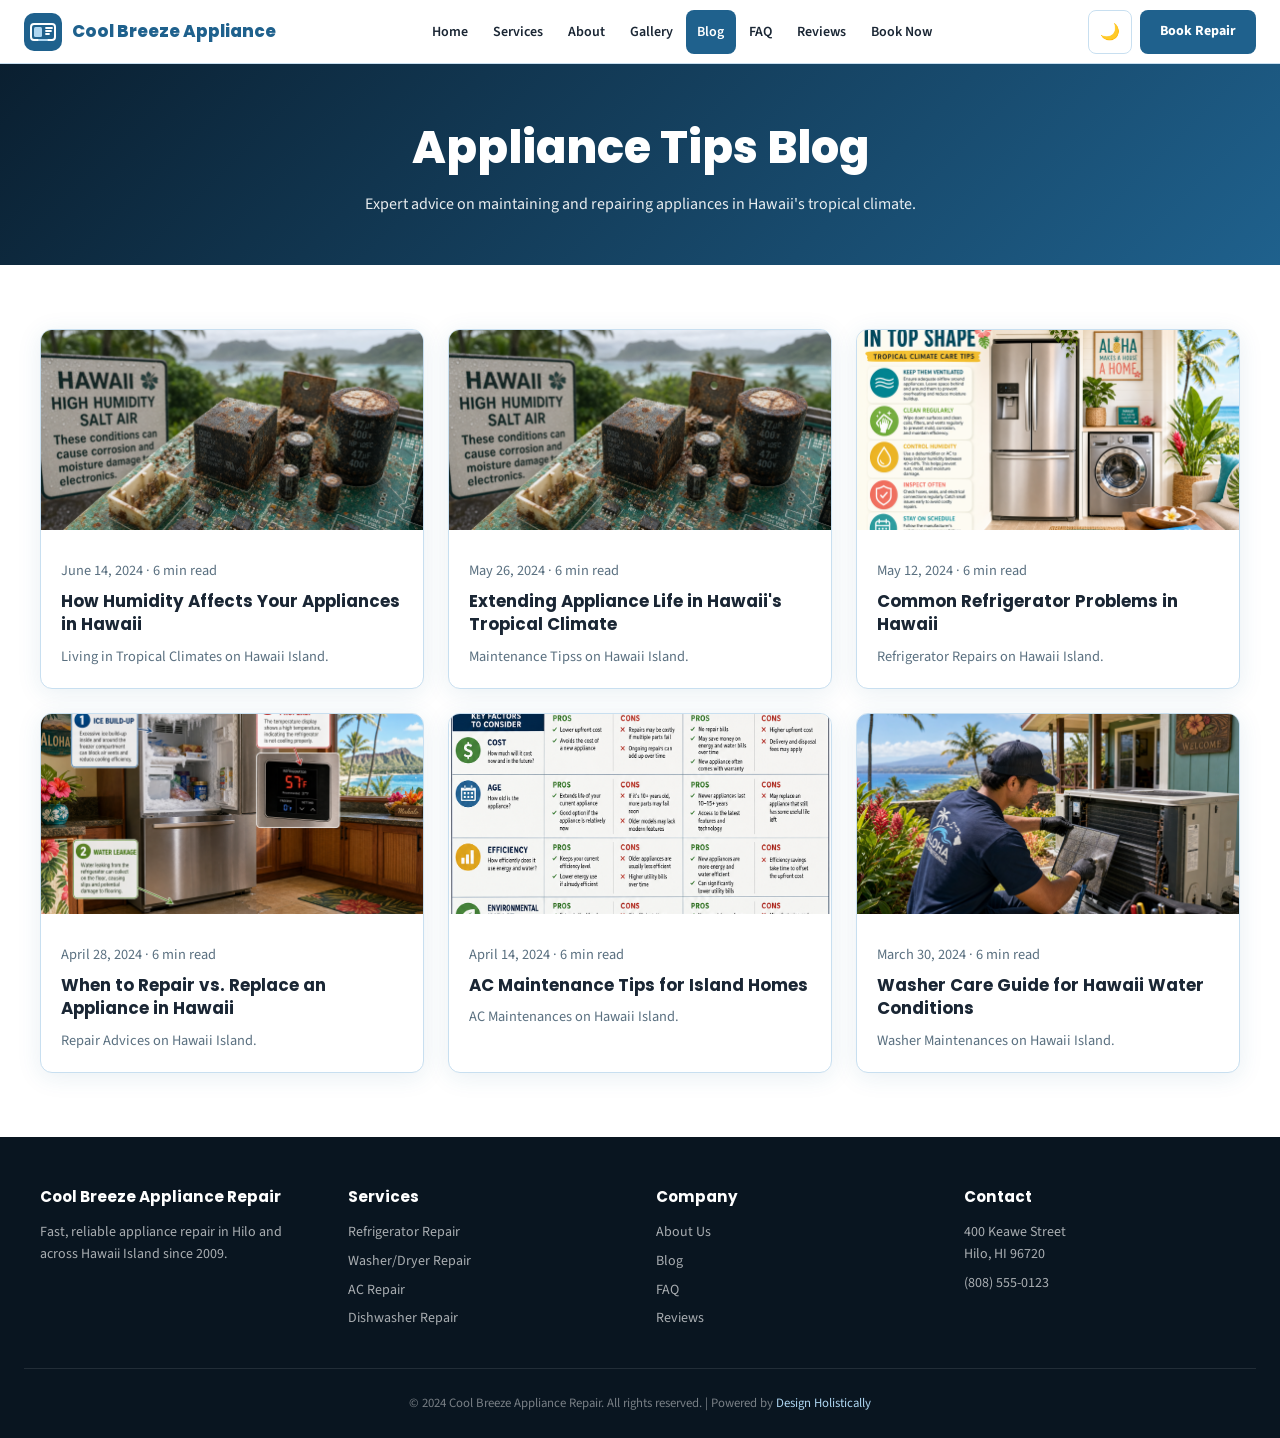
<file: blog.html>
<!DOCTYPE html>
<html lang="en" data-theme="light">
<head>
<meta charset="UTF-8"><meta name="viewport" content="width=device-width, initial-scale=1.0">
<title>Blog | Cool Breeze Appliance Repair</title>
<link rel="stylesheet" href="css/style.css">
  <link rel="icon" type="image/x-icon" href="images/favicon.ico">
  <link rel="icon" type="image/png" sizes="32x32" href="images/favicon-32x32.png">
  <link rel="icon" type="image/png" sizes="16x16" href="images/favicon-16x16.png">
  <link rel="apple-touch-icon" sizes="180x180" href="images/apple-touch-icon.png">
</head>
<body>
<header>
<a href="index.html" class="logo-link"><svg width="38" height="38" viewBox="0 0 38 38" fill="none" aria-label="Cool Breeze Appliance Logo" xmlns="http://www.w3.org/2000/svg">
<rect width="38" height="38" rx="10" fill="#1F618D"/>
<rect x="7" y="11" width="24" height="16" rx="3" fill="none" stroke="white" stroke-width="2"/>
<rect x="10" y="14" width="8" height="10" rx="1.5" fill="#AED6F1"/>
<line x1="22" y1="15" x2="28" y2="15" stroke="white" stroke-width="1.8" stroke-linecap="round"/>
<line x1="22" y1="18" x2="27" y2="18" stroke="white" stroke-width="1.8" stroke-linecap="round"/>
<line x1="22" y1="21" x2="25" y2="21" stroke="white" stroke-width="1.8" stroke-linecap="round"/>
<line x1="15" y1="27" x2="23" y2="27" stroke="#AED6F1" stroke-width="2" stroke-linecap="round"/>
</svg><span class="logo-text">Cool Breeze Appliance</span></a>
<nav><a href="index.html">Home</a>
<a href="services.html">Services</a>
<a href="about.html">About</a>
<a href="gallery.html">Gallery</a>
<a href="blog.html" class="active">Blog</a>
<a href="faq.html">FAQ</a>
<a href="reviews.html">Reviews</a>
<a href="booking.html">Book Now</a></nav>
<div class="header-actions">
<button class="dark-toggle" id="darkToggle" aria-label="Toggle dark mode">🌙</button>
<a href="booking.html" class="cta-btn header-cta">Book Repair</a>
<button class="hamburger" id="hamburger" aria-label="Open menu" aria-expanded="false"><span></span><span></span><span></span></button>
</div>
</header>
<div class="mobile-menu" id="mobileMenu"><a href="index.html">Home</a>
<a href="services.html">Services</a>
<a href="about.html">About</a>
<a href="gallery.html">Gallery</a>
<a href="blog.html">Blog</a>
<a href="faq.html">FAQ</a>
<a href="reviews.html">Reviews</a>
<a href="booking.html">Book Now</a></div>
<div class="page-hero"><h1>Appliance Tips Blog</h1><p>Expert advice on maintaining and repairing appliances in Hawaii's tropical climate.</p></div>
<section><div class="container">
<div class="blog-grid"><a href="blog-post-1.html" class="blog-card fade-up"><img src="images/blog-1.png" alt="How Humidity Affects Your Appliances in Hawaii"><div class="blog-card-body"><p class="blog-meta">June 14, 2024 · 6 min read</p><h3>How Humidity Affects Your Appliances in Hawaii</h3><p>Living in Tropical Climates on Hawaii Island.</p></div></a>
<a href="blog-post-2.html" class="blog-card fade-up"><img src="images/blog-1.png" alt="Extending Appliance Life in Hawaii's Tropical Climate"><div class="blog-card-body"><p class="blog-meta">May 26, 2024 · 6 min read</p><h3>Extending Appliance Life in Hawaii's Tropical Climate</h3><p>Maintenance Tipss on Hawaii Island.</p></div></a>
<a href="blog-post-3.html" class="blog-card fade-up"><img src="images/blog-2.png" alt="Common Refrigerator Problems in Hawaii"><div class="blog-card-body"><p class="blog-meta">May 12, 2024 · 6 min read</p><h3>Common Refrigerator Problems in Hawaii</h3><p>Refrigerator Repairs on Hawaii Island.</p></div></a>
<a href="blog-post-4.html" class="blog-card fade-up"><img src="images/blog-3.png" alt="When to Repair vs. Replace an Appliance in Hawaii"><div class="blog-card-body"><p class="blog-meta">April 28, 2024 · 6 min read</p><h3>When to Repair vs. Replace an Appliance in Hawaii</h3><p>Repair Advices on Hawaii Island.</p></div></a>
<a href="blog-post-5.html" class="blog-card fade-up"><img src="images/blog-4.png" alt="AC Maintenance Tips for Island Homes"><div class="blog-card-body"><p class="blog-meta">April 14, 2024 · 6 min read</p><h3>AC Maintenance Tips for Island Homes</h3><p>AC Maintenances on Hawaii Island.</p></div></a>
<a href="blog-post-6.html" class="blog-card fade-up"><img src="images/blog-5.png" alt="Washer Care Guide for Hawaii Water Conditions"><div class="blog-card-body"><p class="blog-meta">March 30, 2024 · 6 min read</p><h3>Washer Care Guide for Hawaii Water Conditions</h3><p>Washer Maintenances on Hawaii Island.</p></div></a>
</div></div></section>
<footer>
<div class="footer-grid">
<div class="footer-col"><h4>Cool Breeze Appliance Repair</h4><p>Fast, reliable appliance repair in Hilo and across Hawaii Island since 2009.</p></div>
<div class="footer-col"><h4>Services</h4><a href="services.html">Refrigerator Repair</a><a href="services.html">Washer/Dryer Repair</a><a href="services.html">AC Repair</a><a href="services.html">Dishwasher Repair</a></div>
<div class="footer-col"><h4>Company</h4><a href="about.html">About Us</a><a href="blog.html">Blog</a><a href="faq.html">FAQ</a><a href="reviews.html">Reviews</a></div>
<div class="footer-col"><h4>Contact</h4><p>400 Keawe Street<br>Hilo, HI 96720</p><a href="tel:8085550123">(808) 555-0123</a></div>
</div>
<div class="footer-bottom"><p>&copy; 2024 Cool Breeze Appliance Repair. All rights reserved. | Powered by <a href="https://designholistically.com" target="_blank" rel="noopener">Design Holistically</a></p></div>
</footer>
<button id="backToTop" aria-label="Back to top">&#8593;</button>
<script src="js/main.js"></script>
</body>
</html>
</file>
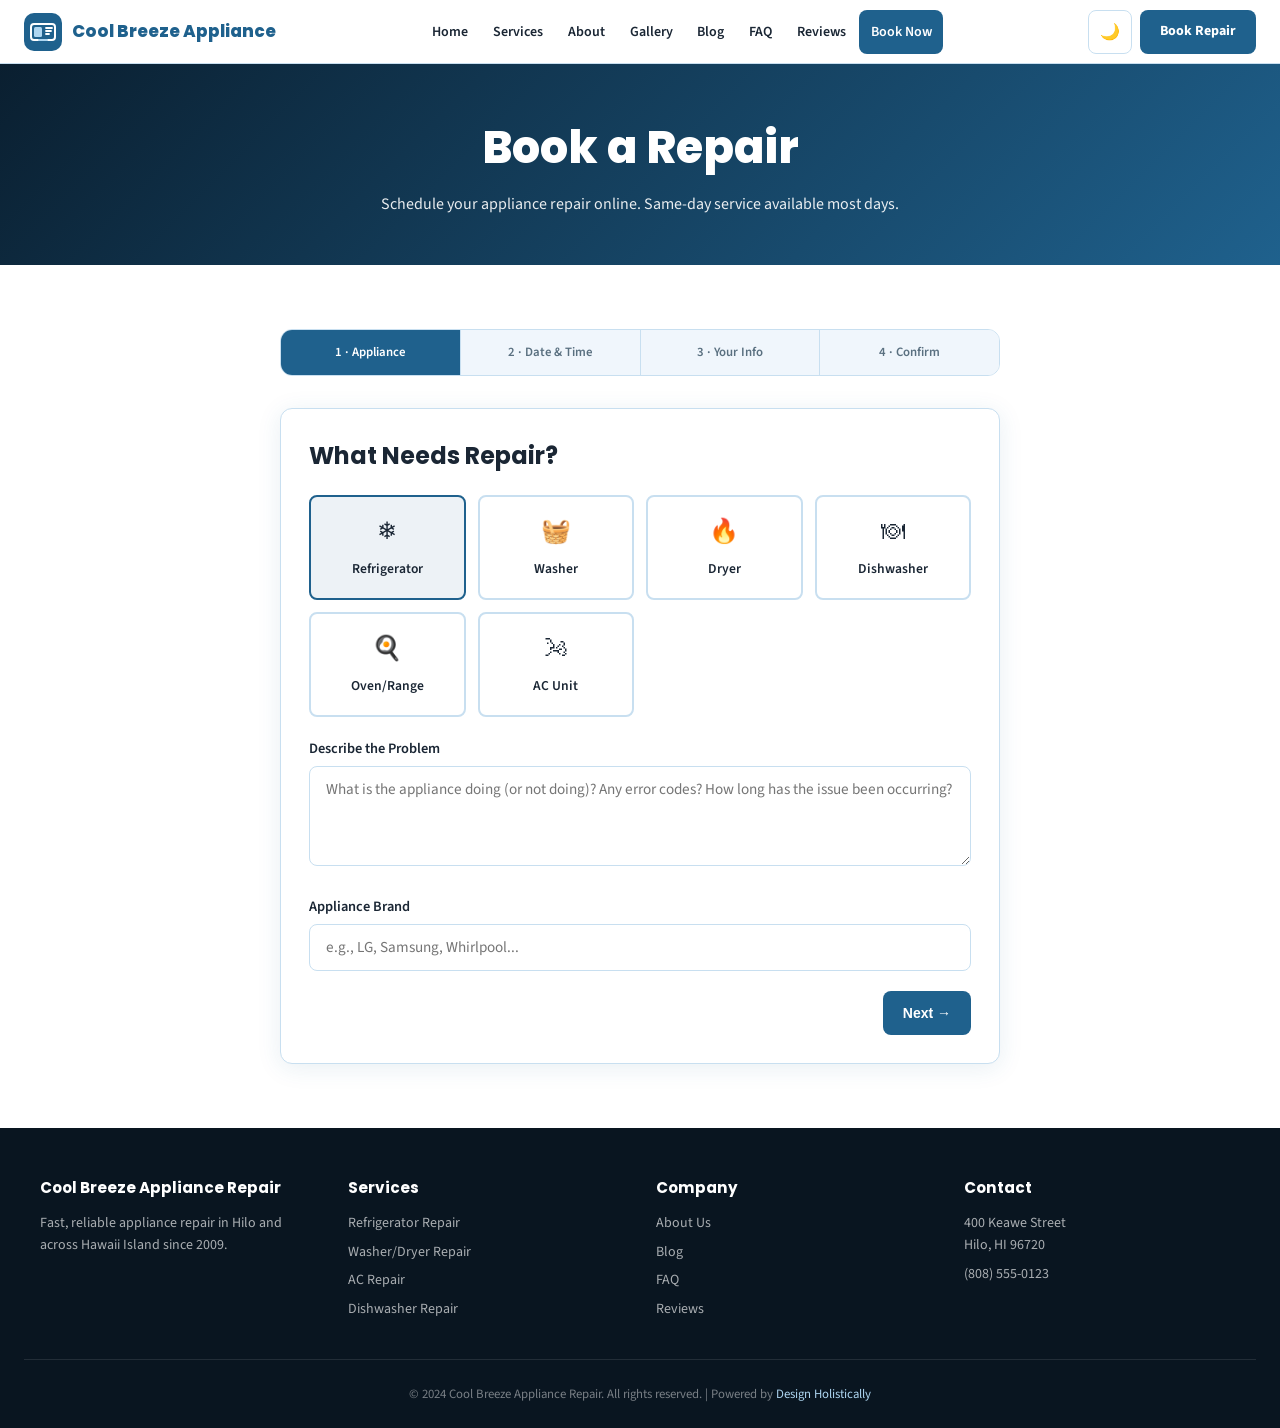
<file: booking.html>
<!DOCTYPE html>
<html lang="en" data-theme="light">
<head>
<meta charset="UTF-8"><meta name="viewport" content="width=device-width, initial-scale=1.0">
<title>Book a Repair | Cool Breeze Appliance Repair | Cool Breeze Appliance Repair</title>
<link rel="stylesheet" href="css/style.css">

  <link rel="icon" type="image/x-icon" href="images/favicon.ico">
  <link rel="icon" type="image/png" sizes="32x32" href="images/favicon-32x32.png">
  <link rel="icon" type="image/png" sizes="16x16" href="images/favicon-16x16.png">
  <link rel="apple-touch-icon" sizes="180x180" href="images/apple-touch-icon.png">
</head>
<body>
<header>
<a href="index.html" class="logo-link"><svg width="38" height="38" viewBox="0 0 38 38" fill="none" aria-label="Cool Breeze Appliance Logo" xmlns="http://www.w3.org/2000/svg">
<rect width="38" height="38" rx="10" fill="#1F618D"/>
<rect x="7" y="11" width="24" height="16" rx="3" fill="none" stroke="white" stroke-width="2"/>
<rect x="10" y="14" width="8" height="10" rx="1.5" fill="#AED6F1"/>
<line x1="22" y1="15" x2="28" y2="15" stroke="white" stroke-width="1.8" stroke-linecap="round"/>
<line x1="22" y1="18" x2="27" y2="18" stroke="white" stroke-width="1.8" stroke-linecap="round"/>
<line x1="22" y1="21" x2="25" y2="21" stroke="white" stroke-width="1.8" stroke-linecap="round"/>
<line x1="15" y1="27" x2="23" y2="27" stroke="#AED6F1" stroke-width="2" stroke-linecap="round"/>
</svg><span class="logo-text">Cool Breeze Appliance</span></a>
<nav><a href="index.html">Home</a>
<a href="services.html">Services</a>
<a href="about.html">About</a>
<a href="gallery.html">Gallery</a>
<a href="blog.html">Blog</a>
<a href="faq.html">FAQ</a>
<a href="reviews.html">Reviews</a>
<a href="booking.html" class="active">Book Now</a></nav>
<div class="header-actions">
<button class="dark-toggle" id="darkToggle" aria-label="Toggle dark mode">🌙</button>
<a href="booking.html" class="cta-btn header-cta">Book Repair</a>
<button class="hamburger" id="hamburger" aria-label="Open menu" aria-expanded="false"><span></span><span></span><span></span></button>
</div>
</header>
<div class="mobile-menu" id="mobileMenu"><a href="index.html">Home</a>
<a href="services.html">Services</a>
<a href="about.html">About</a>
<a href="gallery.html">Gallery</a>
<a href="blog.html">Blog</a>
<a href="faq.html">FAQ</a>
<a href="reviews.html">Reviews</a>
<a href="booking.html">Book Now</a></div>
<div class="page-hero"><h1>Book a Repair</h1><p>Schedule your appliance repair online. Same-day service available most days.</p></div>
<section><div class="container" style="max-width:720px;">
<div class="booking-steps">
<div class="step-indicator active">1 · Appliance</div>
<div class="step-indicator">2 · Date &amp; Time</div>
<div class="step-indicator">3 · Your Info</div>
<div class="step-indicator">4 · Confirm</div>
</div>
<div class="form-step active" id="step1"><div class="card">
<h2 style="font-family:'Poppins',sans-serif;font-weight:700;margin-bottom:1.25rem;">What Needs Repair?</h2>
<div class="service-options">
<div class="service-option selected"><span>&#x2744;</span><strong>Refrigerator</strong></div>
<div class="service-option"><span>&#x1F9FA;</span><strong>Washer</strong></div>
<div class="service-option"><span>&#x1F525;</span><strong>Dryer</strong></div>
<div class="service-option"><span>&#x1F37D;</span><strong>Dishwasher</strong></div>
<div class="service-option"><span>&#x1F373;</span><strong>Oven/Range</strong></div>
<div class="service-option"><span>&#x1F32C;</span><strong>AC Unit</strong></div>
</div>
<div class="form-group" style="margin-top:1.25rem;"><label>Describe the Problem</label><textarea placeholder="What is the appliance doing (or not doing)? Any error codes? How long has the issue been occurring?"></textarea></div>
<div class="form-group"><label>Appliance Brand</label><input type="text" placeholder="e.g., LG, Samsung, Whirlpool..."></div>
<div style="display:flex;justify-content:flex-end;margin-top:1rem;"><button class="cta-btn" data-next>Next &#x2192;</button></div>
</div></div>
<div class="form-step" id="step2"><div class="card">
<h2 style="font-family:'Poppins',sans-serif;font-weight:700;margin-bottom:1.25rem;">Choose Date &amp; Time</h2>
<div class="form-group"><label>Preferred Date</label><input type="date"></div>
<div class="form-group"><label>Preferred Time Window</label>
<select><option>Select...</option><option>8:00 AM - 10:00 AM (Same-day AM)</option><option>10:00 AM - 12:00 PM</option><option>12:00 PM - 2:00 PM</option><option>2:00 PM - 4:00 PM</option><option>4:00 PM - 6:00 PM</option></select></div>
<div class="form-group"><label>Service Address</label><input type="text" placeholder="Your address on Hawaii Island"></div>
<div style="display:flex;justify-content:space-between;gap:1rem;margin-top:1rem;"><button class="cta-btn outline" data-prev>&#x2190; Back</button><button class="cta-btn" data-next>Next &#x2192;</button></div>
</div></div>
<div class="form-step" id="step3"><div class="card">
<h2 style="font-family:'Poppins',sans-serif;font-weight:700;margin-bottom:1.25rem;">Your Contact Info</h2>
<div style="display:grid;grid-template-columns:1fr 1fr;gap:1rem;">
<div class="form-group"><label>First Name</label><input type="text" placeholder="Kalani"></div>
<div class="form-group"><label>Last Name</label><input type="text" placeholder="Makoa"></div>
</div>
<div class="form-group"><label>Phone</label><input type="tel" placeholder="(808) 555-0000"></div>
<div class="form-group"><label>Email</label><input type="email" placeholder="you@email.com"></div>
<div style="display:flex;justify-content:space-between;gap:1rem;margin-top:1rem;"><button class="cta-btn outline" data-prev>&#x2190; Back</button><button class="cta-btn" data-next>Confirm Booking &#x2192;</button></div>
</div></div>
<div class="form-step" id="step4">
<div class="confirmation-box"><div class="check-icon">&#x2705;</div><h2>Repair Booked!</h2>
<p style="color:var(--text-muted);margin-bottom:1.5rem;">We will call to confirm your appointment time within 1 hour. Same-day service available if booked by noon.</p>
<div style="background:var(--bg);border:1px solid var(--border);border-radius:8px;padding:1.25rem;text-align:left;margin-bottom:1.5rem;">
<p><strong>&#128222; Call or Text:</strong> <a href="tel:8085550123" style="color:var(--primary);">(808) 555-0123</a></p>
<p style="margin-top:.5rem;color:var(--text-muted);font-size:.9rem;">We are available 7 days a week, 7 AM &#x2013; 7 PM HST.</p>
</div>
<a href="index.html" class="cta-btn">Back to Home</a>
</div></div>
</div></section>
<footer>
<div class="footer-grid">
<div class="footer-col"><h4>Cool Breeze Appliance Repair</h4><p>Fast, reliable appliance repair in Hilo and across Hawaii Island since 2009.</p></div>
<div class="footer-col"><h4>Services</h4><a href="services.html">Refrigerator Repair</a><a href="services.html">Washer/Dryer Repair</a><a href="services.html">AC Repair</a><a href="services.html">Dishwasher Repair</a></div>
<div class="footer-col"><h4>Company</h4><a href="about.html">About Us</a><a href="blog.html">Blog</a><a href="faq.html">FAQ</a><a href="reviews.html">Reviews</a></div>
<div class="footer-col"><h4>Contact</h4><p>400 Keawe Street<br>Hilo, HI 96720</p><a href="tel:8085550123">(808) 555-0123</a></div>
</div>
<div class="footer-bottom"><p>&copy; 2024 Cool Breeze Appliance Repair. All rights reserved. | Powered by <a href="https://designholistically.com" target="_blank" rel="noopener">Design Holistically</a></p></div>
</footer>
<button id="backToTop" aria-label="Back to top">&#8593;</button>
<script src="js/main.js"></script>
</body>
</html>
</file>
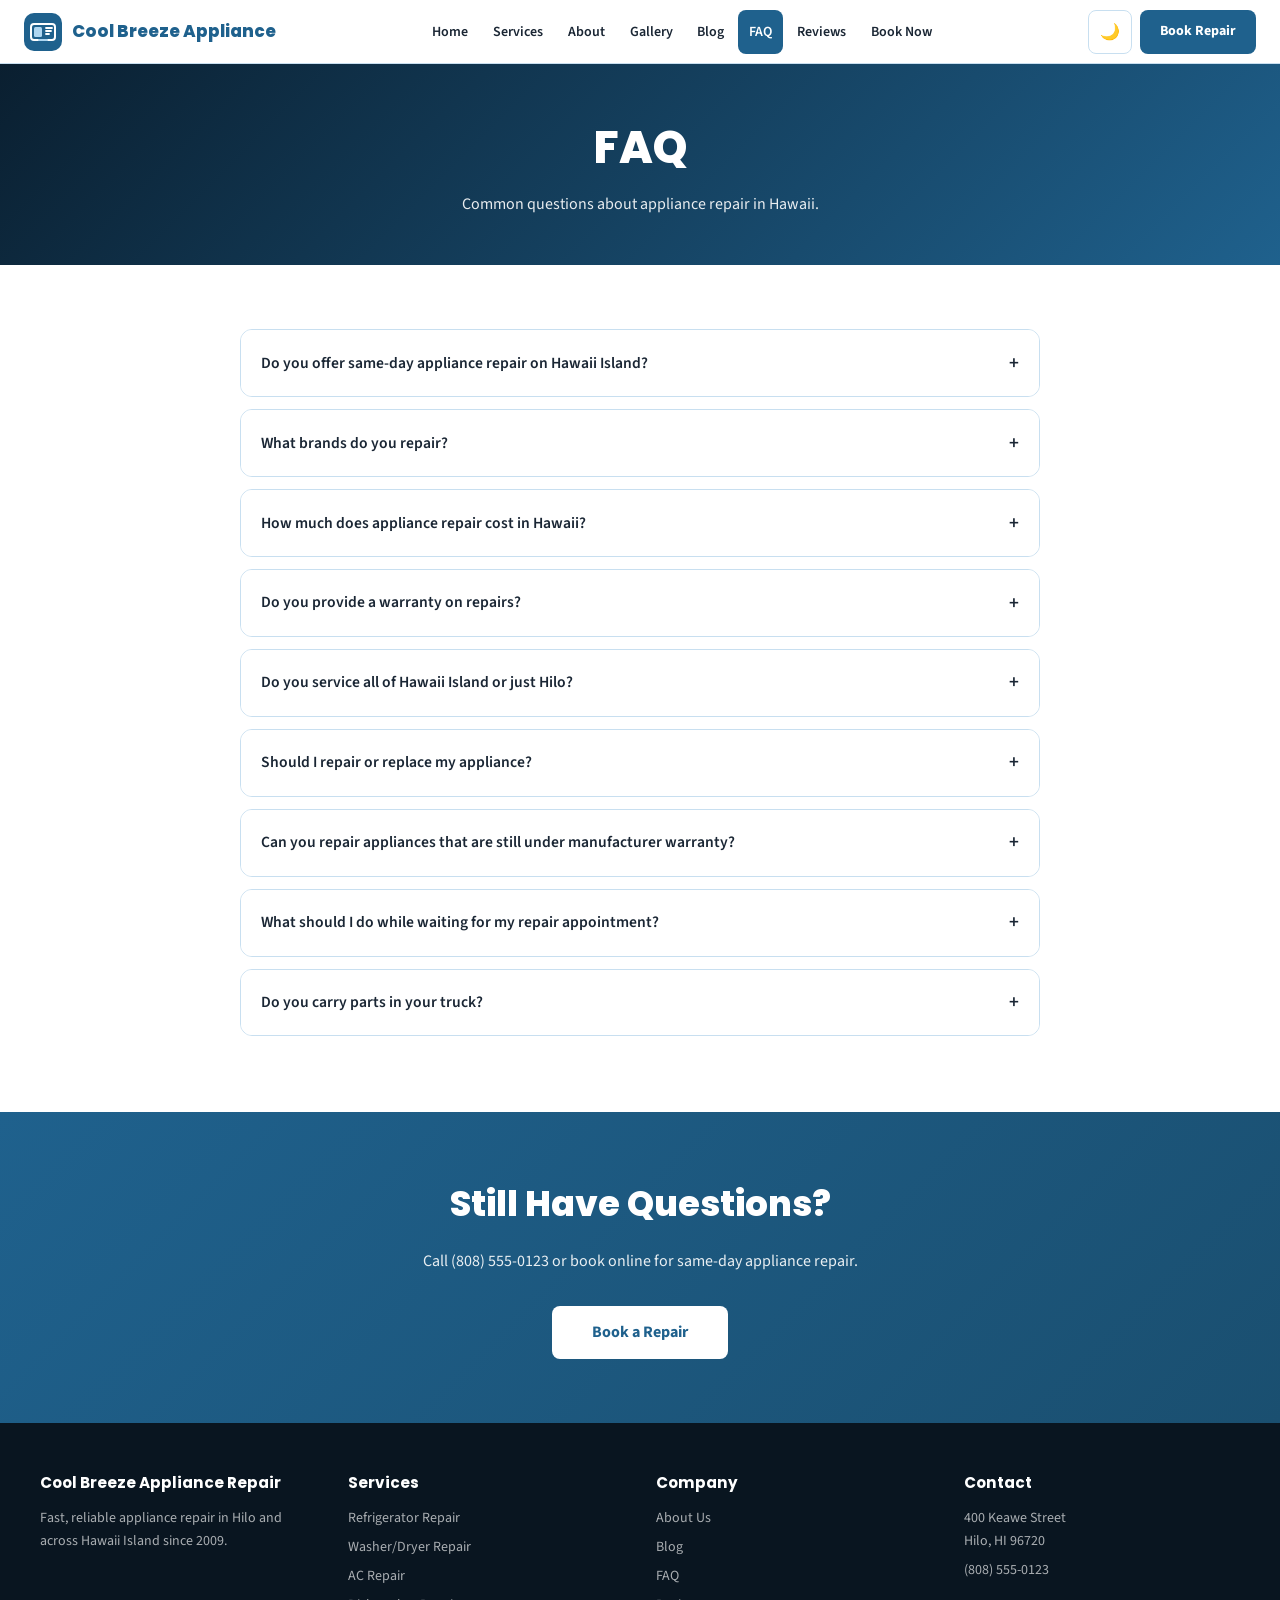
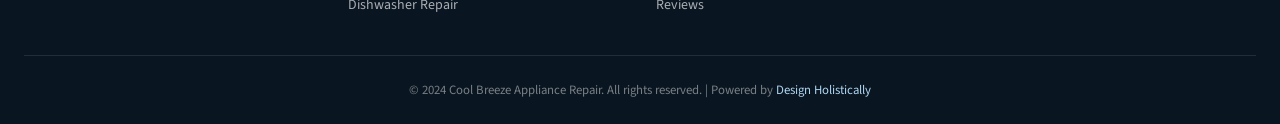
<file: faq.html>
<!DOCTYPE html>
<html lang="en" data-theme="light">
<head>
<meta charset="UTF-8"><meta name="viewport" content="width=device-width, initial-scale=1.0">
<title>FAQ | Cool Breeze Appliance Repair | Cool Breeze Appliance Repair</title>
<link rel="stylesheet" href="css/style.css">

  <link rel="icon" type="image/x-icon" href="images/favicon.ico">
  <link rel="icon" type="image/png" sizes="32x32" href="images/favicon-32x32.png">
  <link rel="icon" type="image/png" sizes="16x16" href="images/favicon-16x16.png">
  <link rel="apple-touch-icon" sizes="180x180" href="images/apple-touch-icon.png">
</head>
<body>
<header>
<a href="index.html" class="logo-link"><svg width="38" height="38" viewBox="0 0 38 38" fill="none" aria-label="Cool Breeze Appliance Logo" xmlns="http://www.w3.org/2000/svg">
<rect width="38" height="38" rx="10" fill="#1F618D"/>
<rect x="7" y="11" width="24" height="16" rx="3" fill="none" stroke="white" stroke-width="2"/>
<rect x="10" y="14" width="8" height="10" rx="1.5" fill="#AED6F1"/>
<line x1="22" y1="15" x2="28" y2="15" stroke="white" stroke-width="1.8" stroke-linecap="round"/>
<line x1="22" y1="18" x2="27" y2="18" stroke="white" stroke-width="1.8" stroke-linecap="round"/>
<line x1="22" y1="21" x2="25" y2="21" stroke="white" stroke-width="1.8" stroke-linecap="round"/>
<line x1="15" y1="27" x2="23" y2="27" stroke="#AED6F1" stroke-width="2" stroke-linecap="round"/>
</svg><span class="logo-text">Cool Breeze Appliance</span></a>
<nav><a href="index.html">Home</a>
<a href="services.html">Services</a>
<a href="about.html">About</a>
<a href="gallery.html">Gallery</a>
<a href="blog.html">Blog</a>
<a href="faq.html" class="active">FAQ</a>
<a href="reviews.html">Reviews</a>
<a href="booking.html">Book Now</a></nav>
<div class="header-actions">
<button class="dark-toggle" id="darkToggle" aria-label="Toggle dark mode">🌙</button>
<a href="booking.html" class="cta-btn header-cta">Book Repair</a>
<button class="hamburger" id="hamburger" aria-label="Open menu" aria-expanded="false"><span></span><span></span><span></span></button>
</div>
</header>
<div class="mobile-menu" id="mobileMenu"><a href="index.html">Home</a>
<a href="services.html">Services</a>
<a href="about.html">About</a>
<a href="gallery.html">Gallery</a>
<a href="blog.html">Blog</a>
<a href="faq.html">FAQ</a>
<a href="reviews.html">Reviews</a>
<a href="booking.html">Book Now</a></div>
<div class="page-hero"><h1>FAQ</h1><p>Common questions about appliance repair in Hawaii.</p></div>
<section><div class="container" style="max-width:800px;"><div class="faq-item fade-up"><div class="faq-question">Do you offer same-day appliance repair on Hawaii Island? <span class="faq-icon">+</span></div><div class="faq-answer">Yes! For most service calls booked by noon, we can dispatch a technician the same day. For afternoon bookings, we typically schedule for the following morning. We understand that a broken refrigerator or washer can't wait days for repair, so same-day service is our priority. Call (808) 555-0123 for urgent same-day requests.</div></div>
<div class="faq-item fade-up"><div class="faq-question">What brands do you repair? <span class="faq-icon">+</span></div><div class="faq-answer">We service all major appliance brands including LG, Samsung, Whirlpool, GE, Maytag, KitchenAid, Frigidaire, Bosch, Kenmore, Sub-Zero, Viking, Thermador, Miele, Electrolux, and Amana. Our technicians receive ongoing brand-specific training to stay current with the latest models and diagnostic technologies.</div></div>
<div class="faq-item fade-up"><div class="faq-question">How much does appliance repair cost in Hawaii? <span class="faq-icon">+</span></div><div class="faq-answer">Our service call fee is $79 for most appliances ($89 for AC units), which includes diagnosis. Parts and labor for the actual repair are quoted before we start work. We never begin a repair without your approval of the estimate. Common repairs range from $150-$400 total. We believe in transparent, upfront pricing.</div></div>
<div class="faq-item fade-up"><div class="faq-question">Do you provide a warranty on repairs? <span class="faq-icon">+</span></div><div class="faq-answer">Yes. All parts replaced carry a 90-day warranty. If the same component fails within 90 days of repair, we replace it at no charge for parts or labor. This warranty applies to parts only — if a different component fails, that's a separate service call.</div></div>
<div class="faq-item fade-up"><div class="faq-question">Do you service all of Hawaii Island or just Hilo? <span class="faq-icon">+</span></div><div class="faq-answer">We cover all of Hawaii Island, including Hilo, Keaau, Pahoa, Kona, Waimea, Waikoloa, Pahala, and surrounding areas. Travel fees may apply for locations more than 40 miles from our Hilo base. Call or book online to confirm service availability for your area.</div></div>
<div class="faq-item fade-up"><div class="faq-question">Should I repair or replace my appliance? <span class="faq-icon">+</span></div><div class="faq-answer">It depends on the appliance age, repair cost, and replacement cost. We'll always give you an honest assessment. In Hawaii, replacement costs are higher than on the mainland due to shipping, making repair more often the better financial choice. If repair cost exceeds 60-70% of the cost to replace, we'll typically tell you that replacement may be worth considering.</div></div>
<div class="faq-item fade-up"><div class="faq-question">Can you repair appliances that are still under manufacturer warranty? <span class="faq-icon">+</span></div><div class="faq-answer">If your appliance is under manufacturer warranty, contact the manufacturer first — they may cover the repair at no cost. If they won't dispatch a technician quickly enough, we can perform the repair, though warranty reimbursement would then be your responsibility. We can provide documentation for warranty claims.</div></div>
<div class="faq-item fade-up"><div class="faq-question">What should I do while waiting for my repair appointment? <span class="faq-icon">+</span></div><div class="faq-answer">For refrigerators: move perishables to a cooler or neighbor's fridge if possible. For washers: use a laundromat for essential loads. For ovens: use microwave, air fryer, or eat out. For AC: use fans and close blinds during hottest hours. Most importantly, don't attempt DIY repairs on appliances — incorrect disassembly can make the repair more complex and expensive.</div></div>
<div class="faq-item fade-up"><div class="faq-question">Do you carry parts in your truck? <span class="faq-icon">+</span></div><div class="faq-answer">Yes. Our service vehicles are stocked with the most commonly needed parts for all major brands we service. This allows us to complete many repairs in a single visit rather than having to order parts and return. For less common parts, we typically can source them within 1-2 business days from our Hilo parts supplier.</div></div>
</div></section>
<div class="cta-banner"><div class="container"><h2>Still Have Questions?</h2><p>Call (808) 555-0123 or book online for same-day appliance repair.</p><a href="booking.html" class="cta-btn">Book a Repair</a></div></div>
<footer>
<div class="footer-grid">
<div class="footer-col"><h4>Cool Breeze Appliance Repair</h4><p>Fast, reliable appliance repair in Hilo and across Hawaii Island since 2009.</p></div>
<div class="footer-col"><h4>Services</h4><a href="services.html">Refrigerator Repair</a><a href="services.html">Washer/Dryer Repair</a><a href="services.html">AC Repair</a><a href="services.html">Dishwasher Repair</a></div>
<div class="footer-col"><h4>Company</h4><a href="about.html">About Us</a><a href="blog.html">Blog</a><a href="faq.html">FAQ</a><a href="reviews.html">Reviews</a></div>
<div class="footer-col"><h4>Contact</h4><p>400 Keawe Street<br>Hilo, HI 96720</p><a href="tel:8085550123">(808) 555-0123</a></div>
</div>
<div class="footer-bottom"><p>&copy; 2024 Cool Breeze Appliance Repair. All rights reserved. | Powered by <a href="https://designholistically.com" target="_blank" rel="noopener">Design Holistically</a></p></div>
</footer>
<button id="backToTop" aria-label="Back to top">&#8593;</button>
<script src="js/main.js"></script>
</body>
</html>
</file>
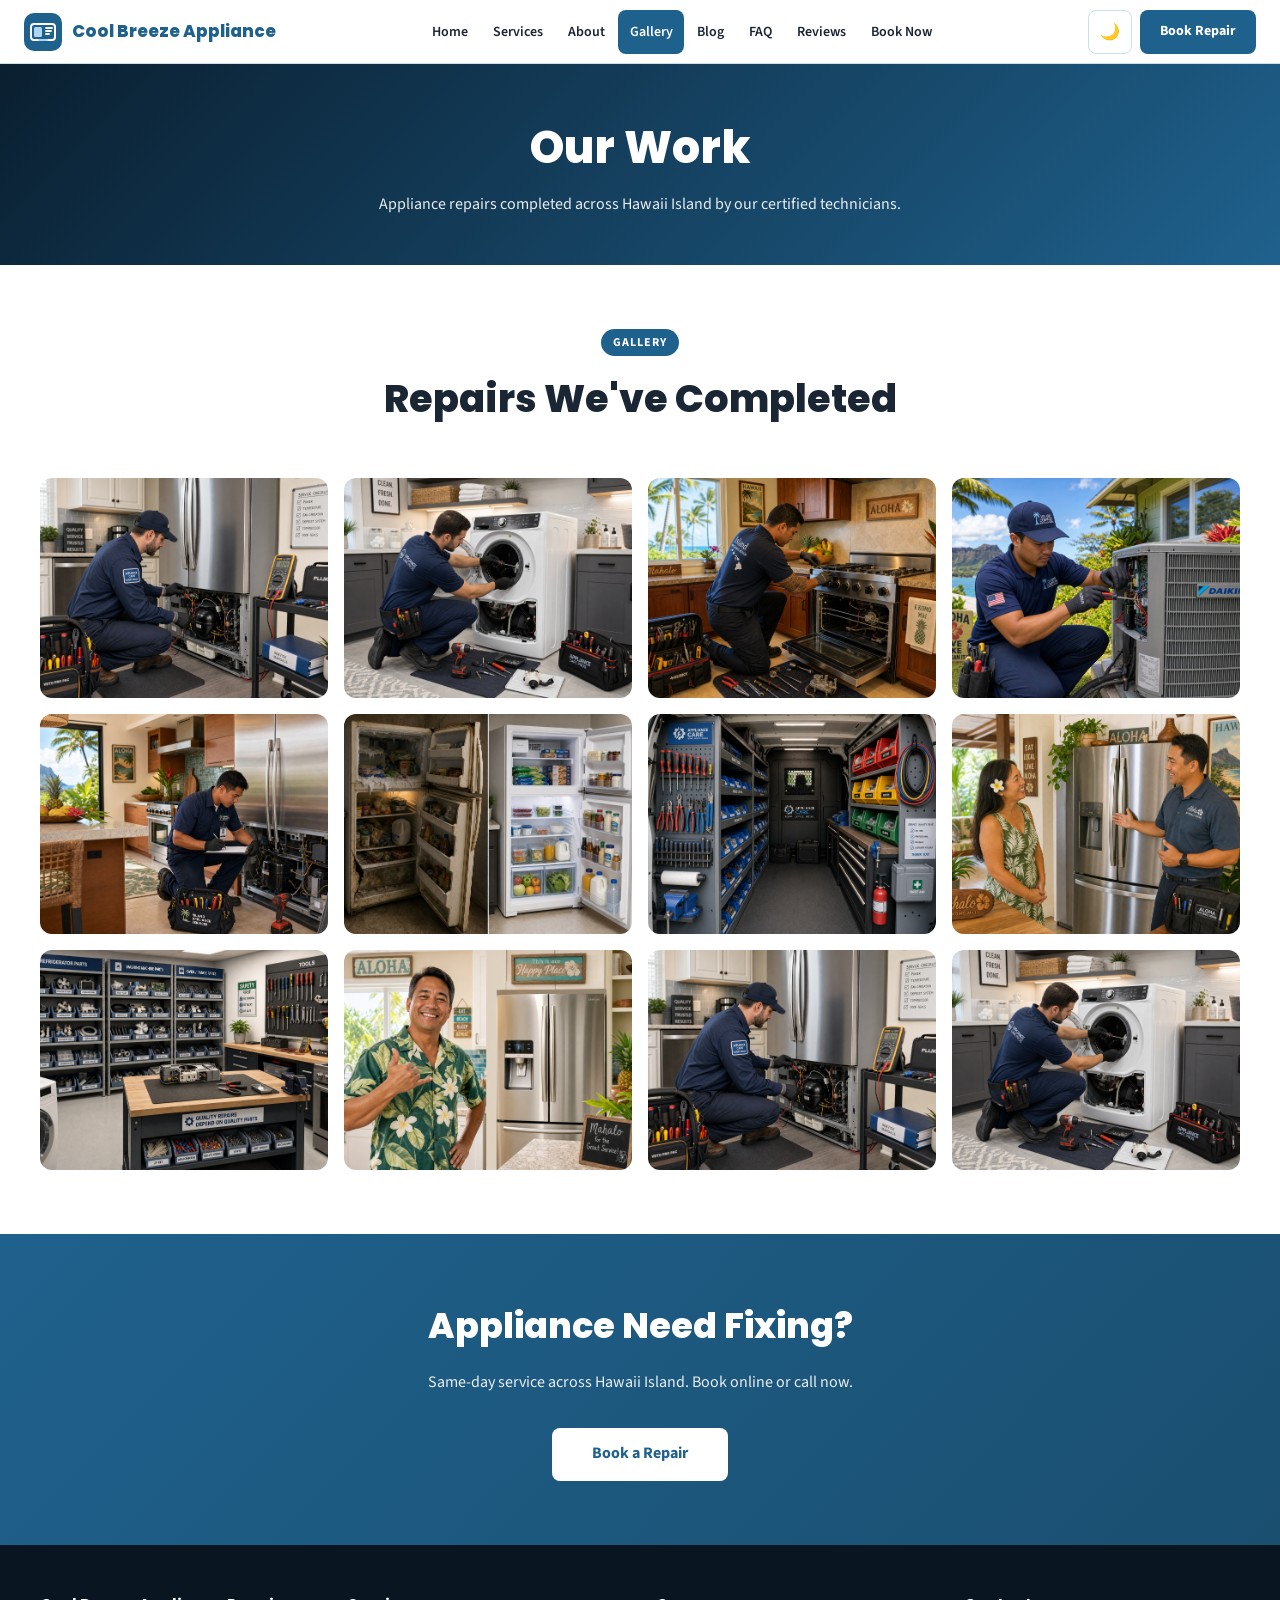
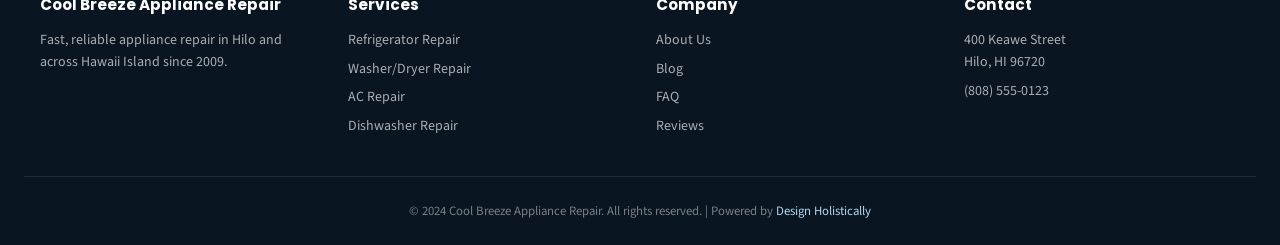
<file: gallery.html>
<!DOCTYPE html>
<html lang="en" data-theme="light">
<head>
<meta charset="UTF-8"><meta name="viewport" content="width=device-width, initial-scale=1.0">
<title>Gallery | Cool Breeze Appliance Repair | Cool Breeze Appliance Repair</title>
<link rel="stylesheet" href="css/style.css">

  <link rel="icon" type="image/x-icon" href="images/favicon.ico">
  <link rel="icon" type="image/png" sizes="32x32" href="images/favicon-32x32.png">
  <link rel="icon" type="image/png" sizes="16x16" href="images/favicon-16x16.png">
  <link rel="apple-touch-icon" sizes="180x180" href="images/apple-touch-icon.png">
</head>
<body>
<header>
<a href="index.html" class="logo-link"><svg width="38" height="38" viewBox="0 0 38 38" fill="none" aria-label="Cool Breeze Appliance Logo" xmlns="http://www.w3.org/2000/svg">
<rect width="38" height="38" rx="10" fill="#1F618D"/>
<rect x="7" y="11" width="24" height="16" rx="3" fill="none" stroke="white" stroke-width="2"/>
<rect x="10" y="14" width="8" height="10" rx="1.5" fill="#AED6F1"/>
<line x1="22" y1="15" x2="28" y2="15" stroke="white" stroke-width="1.8" stroke-linecap="round"/>
<line x1="22" y1="18" x2="27" y2="18" stroke="white" stroke-width="1.8" stroke-linecap="round"/>
<line x1="22" y1="21" x2="25" y2="21" stroke="white" stroke-width="1.8" stroke-linecap="round"/>
<line x1="15" y1="27" x2="23" y2="27" stroke="#AED6F1" stroke-width="2" stroke-linecap="round"/>
</svg><span class="logo-text">Cool Breeze Appliance</span></a>
<nav><a href="index.html">Home</a>
<a href="services.html">Services</a>
<a href="about.html">About</a>
<a href="gallery.html" class="active">Gallery</a>
<a href="blog.html">Blog</a>
<a href="faq.html">FAQ</a>
<a href="reviews.html">Reviews</a>
<a href="booking.html">Book Now</a></nav>
<div class="header-actions">
<button class="dark-toggle" id="darkToggle" aria-label="Toggle dark mode">🌙</button>
<a href="booking.html" class="cta-btn header-cta">Book Repair</a>
<button class="hamburger" id="hamburger" aria-label="Open menu" aria-expanded="false"><span></span><span></span><span></span></button>
</div>
</header>
<div class="mobile-menu" id="mobileMenu"><a href="index.html">Home</a>
<a href="services.html">Services</a>
<a href="about.html">About</a>
<a href="gallery.html">Gallery</a>
<a href="blog.html">Blog</a>
<a href="faq.html">FAQ</a>
<a href="reviews.html">Reviews</a>
<a href="booking.html">Book Now</a></div>
<div class="page-hero"><h1>Our Work</h1><p>Appliance repairs completed across Hawaii Island by our certified technicians.</p></div>
<section><div class="container">
<div class="section-header fade-up"><div class="tag">Gallery</div><h2>Repairs We've Completed</h2></div>
<div class="photo-grid"><img src="images/service-refrigerator.png" alt="Appliance repair 1" class="fade-in">
<img src="images/service-washer.png" alt="Appliance repair 2" class="fade-in">
<img src="images/service-oven.png" alt="Appliance repair 3" class="fade-in">
<img src="images/service-ac.png" alt="Appliance repair 4" class="fade-in">
<img src="images/gallery-1.png" alt="Appliance repair 5" class="fade-in">
<img src="images/gallery-2.png" alt="Appliance repair 6" class="fade-in">
<img src="images/gallery-3.png" alt="Appliance repair 7" class="fade-in">
<img src="images/gallery-4.png" alt="Appliance repair 8" class="fade-in">
<img src="images/gallery-5.png" alt="Appliance repair 9" class="fade-in">
<img src="images/gallery-6.png" alt="Appliance repair 10" class="fade-in">
<img src="images/service-refrigerator.png" alt="Appliance repair 11" class="fade-in">
<img src="images/service-washer.png" alt="Appliance repair 12" class="fade-in">
</div></div></section>
<div class="cta-banner"><div class="container"><h2>Appliance Need Fixing?</h2><p>Same-day service across Hawaii Island. Book online or call now.</p><a href="booking.html" class="cta-btn">Book a Repair</a></div></div>
<footer>
<div class="footer-grid">
<div class="footer-col"><h4>Cool Breeze Appliance Repair</h4><p>Fast, reliable appliance repair in Hilo and across Hawaii Island since 2009.</p></div>
<div class="footer-col"><h4>Services</h4><a href="services.html">Refrigerator Repair</a><a href="services.html">Washer/Dryer Repair</a><a href="services.html">AC Repair</a><a href="services.html">Dishwasher Repair</a></div>
<div class="footer-col"><h4>Company</h4><a href="about.html">About Us</a><a href="blog.html">Blog</a><a href="faq.html">FAQ</a><a href="reviews.html">Reviews</a></div>
<div class="footer-col"><h4>Contact</h4><p>400 Keawe Street<br>Hilo, HI 96720</p><a href="tel:8085550123">(808) 555-0123</a></div>
</div>
<div class="footer-bottom"><p>&copy; 2024 Cool Breeze Appliance Repair. All rights reserved. | Powered by <a href="https://designholistically.com" target="_blank" rel="noopener">Design Holistically</a></p></div>
</footer>
<button id="backToTop" aria-label="Back to top">&#8593;</button>
<script src="js/main.js"></script>
</body>
</html>
</file>
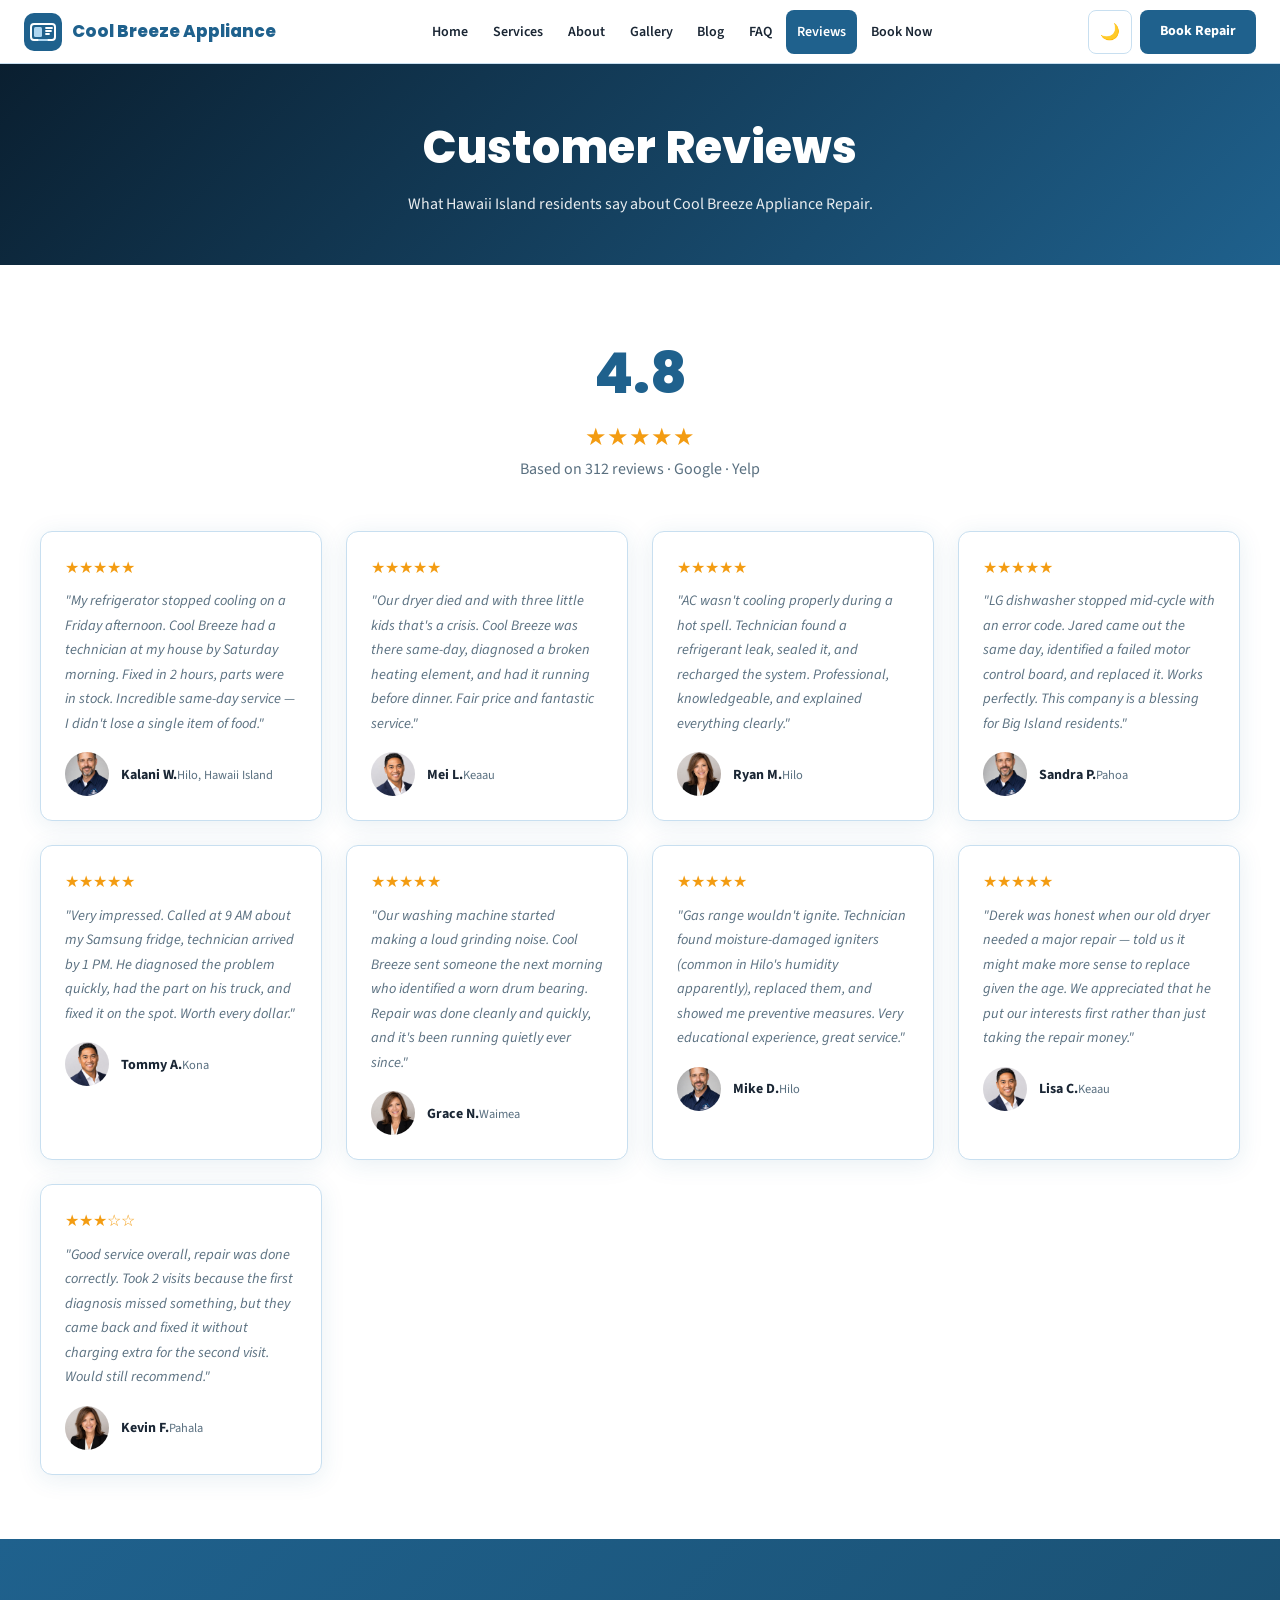
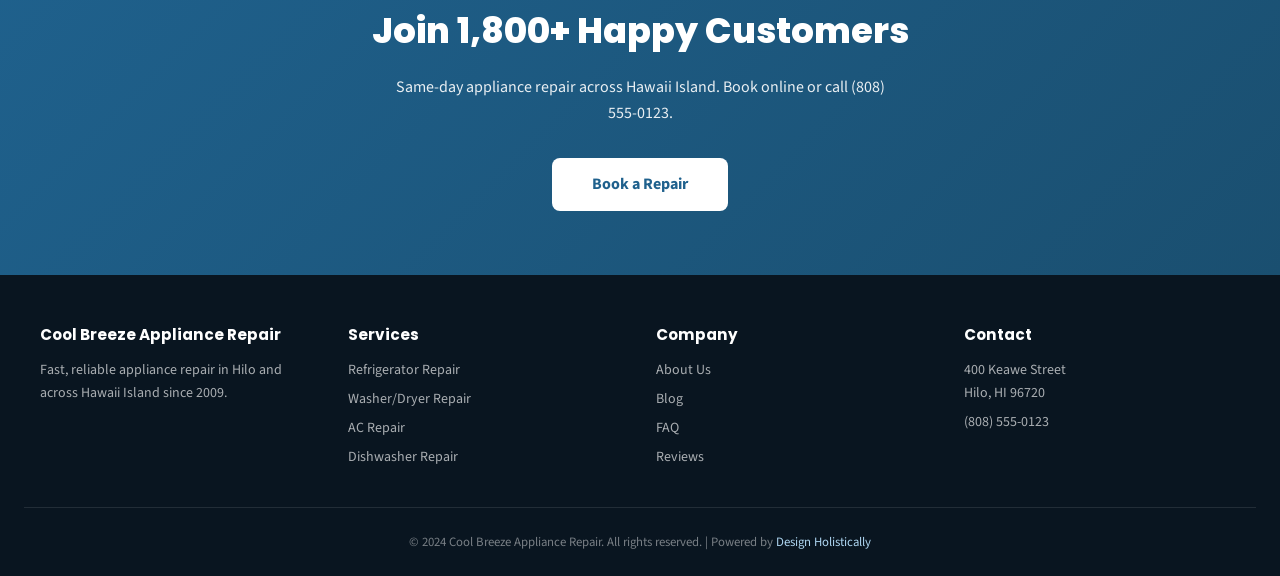
<file: reviews.html>
<!DOCTYPE html>
<html lang="en" data-theme="light">
<head>
<meta charset="UTF-8"><meta name="viewport" content="width=device-width, initial-scale=1.0">
<title>Reviews | Cool Breeze Appliance Repair | Cool Breeze Appliance Repair</title>
<link rel="stylesheet" href="css/style.css">

  <link rel="icon" type="image/x-icon" href="images/favicon.ico">
  <link rel="icon" type="image/png" sizes="32x32" href="images/favicon-32x32.png">
  <link rel="icon" type="image/png" sizes="16x16" href="images/favicon-16x16.png">
  <link rel="apple-touch-icon" sizes="180x180" href="images/apple-touch-icon.png">
</head>
<body>
<header>
<a href="index.html" class="logo-link"><svg width="38" height="38" viewBox="0 0 38 38" fill="none" aria-label="Cool Breeze Appliance Logo" xmlns="http://www.w3.org/2000/svg">
<rect width="38" height="38" rx="10" fill="#1F618D"/>
<rect x="7" y="11" width="24" height="16" rx="3" fill="none" stroke="white" stroke-width="2"/>
<rect x="10" y="14" width="8" height="10" rx="1.5" fill="#AED6F1"/>
<line x1="22" y1="15" x2="28" y2="15" stroke="white" stroke-width="1.8" stroke-linecap="round"/>
<line x1="22" y1="18" x2="27" y2="18" stroke="white" stroke-width="1.8" stroke-linecap="round"/>
<line x1="22" y1="21" x2="25" y2="21" stroke="white" stroke-width="1.8" stroke-linecap="round"/>
<line x1="15" y1="27" x2="23" y2="27" stroke="#AED6F1" stroke-width="2" stroke-linecap="round"/>
</svg><span class="logo-text">Cool Breeze Appliance</span></a>
<nav><a href="index.html">Home</a>
<a href="services.html">Services</a>
<a href="about.html">About</a>
<a href="gallery.html">Gallery</a>
<a href="blog.html">Blog</a>
<a href="faq.html">FAQ</a>
<a href="reviews.html" class="active">Reviews</a>
<a href="booking.html">Book Now</a></nav>
<div class="header-actions">
<button class="dark-toggle" id="darkToggle" aria-label="Toggle dark mode">🌙</button>
<a href="booking.html" class="cta-btn header-cta">Book Repair</a>
<button class="hamburger" id="hamburger" aria-label="Open menu" aria-expanded="false"><span></span><span></span><span></span></button>
</div>
</header>
<div class="mobile-menu" id="mobileMenu"><a href="index.html">Home</a>
<a href="services.html">Services</a>
<a href="about.html">About</a>
<a href="gallery.html">Gallery</a>
<a href="blog.html">Blog</a>
<a href="faq.html">FAQ</a>
<a href="reviews.html">Reviews</a>
<a href="booking.html">Book Now</a></div>
<div class="page-hero"><h1>Customer Reviews</h1><p>What Hawaii Island residents say about Cool Breeze Appliance Repair.</p></div>
<section><div class="container">
<div style="text-align:center;margin-bottom:3rem;" class="fade-up">
<div style="font-size:3.5rem;font-weight:800;color:var(--primary);font-family:'Poppins',sans-serif;">4.8</div>
<div style="color:#f39c12;font-size:1.5rem;">&#9733;&#9733;&#9733;&#9733;&#9733;</div>
<p style="color:var(--text-muted);">Based on 312 reviews &middot; Google &middot; Yelp</p>
</div>
<div class="reviews-grid"><div class="review-card fade-up"><div class="review-stars">&#9733;&#9733;&#9733;&#9733;&#9733;</div><p class="review-text">"My refrigerator stopped cooling on a Friday afternoon. Cool Breeze had a technician at my house by Saturday morning. Fixed in 2 hours, parts were in stock. Incredible same-day service — I didn't lose a single item of food."</p><div class="review-author"><img src="images/avatar-1.png" alt="Kalani W."><div><strong>Kalani W.</strong><span>Hilo, Hawaii Island</span></div></div></div>
<div class="review-card fade-up"><div class="review-stars">&#9733;&#9733;&#9733;&#9733;&#9733;</div><p class="review-text">"Our dryer died and with three little kids that's a crisis. Cool Breeze was there same-day, diagnosed a broken heating element, and had it running before dinner. Fair price and fantastic service."</p><div class="review-author"><img src="images/avatar-2.png" alt="Mei L."><div><strong>Mei L.</strong><span>Keaau</span></div></div></div>
<div class="review-card fade-up"><div class="review-stars">&#9733;&#9733;&#9733;&#9733;&#9733;</div><p class="review-text">"AC wasn't cooling properly during a hot spell. Technician found a refrigerant leak, sealed it, and recharged the system. Professional, knowledgeable, and explained everything clearly."</p><div class="review-author"><img src="images/avatar-3.png" alt="Ryan M."><div><strong>Ryan M.</strong><span>Hilo</span></div></div></div>
<div class="review-card fade-up"><div class="review-stars">&#9733;&#9733;&#9733;&#9733;&#9733;</div><p class="review-text">"LG dishwasher stopped mid-cycle with an error code. Jared came out the same day, identified a failed motor control board, and replaced it. Works perfectly. This company is a blessing for Big Island residents."</p><div class="review-author"><img src="images/avatar-1.png" alt="Sandra P."><div><strong>Sandra P.</strong><span>Pahoa</span></div></div></div>
<div class="review-card fade-up"><div class="review-stars">&#9733;&#9733;&#9733;&#9733;&#9733;</div><p class="review-text">"Very impressed. Called at 9 AM about my Samsung fridge, technician arrived by 1 PM. He diagnosed the problem quickly, had the part on his truck, and fixed it on the spot. Worth every dollar."</p><div class="review-author"><img src="images/avatar-2.png" alt="Tommy A."><div><strong>Tommy A.</strong><span>Kona</span></div></div></div>
<div class="review-card fade-up"><div class="review-stars">&#9733;&#9733;&#9733;&#9733;&#9733;</div><p class="review-text">"Our washing machine started making a loud grinding noise. Cool Breeze sent someone the next morning who identified a worn drum bearing. Repair was done cleanly and quickly, and it's been running quietly ever since."</p><div class="review-author"><img src="images/avatar-3.png" alt="Grace N."><div><strong>Grace N.</strong><span>Waimea</span></div></div></div>
<div class="review-card fade-up"><div class="review-stars">&#9733;&#9733;&#9733;&#9733;&#9733;</div><p class="review-text">"Gas range wouldn't ignite. Technician found moisture-damaged igniters (common in Hilo's humidity apparently), replaced them, and showed me preventive measures. Very educational experience, great service."</p><div class="review-author"><img src="images/avatar-1.png" alt="Mike D."><div><strong>Mike D.</strong><span>Hilo</span></div></div></div>
<div class="review-card fade-up"><div class="review-stars">&#9733;&#9733;&#9733;&#9733;&#9733;</div><p class="review-text">"Derek was honest when our old dryer needed a major repair — told us it might make more sense to replace given the age. We appreciated that he put our interests first rather than just taking the repair money."</p><div class="review-author"><img src="images/avatar-2.png" alt="Lisa C."><div><strong>Lisa C.</strong><span>Keaau</span></div></div></div>
<div class="review-card fade-up"><div class="review-stars">&#9733;&#9733;&#9733;&#9734;&#9734;</div><p class="review-text">"Good service overall, repair was done correctly. Took 2 visits because the first diagnosis missed something, but they came back and fixed it without charging extra for the second visit. Would still recommend."</p><div class="review-author"><img src="images/avatar-3.png" alt="Kevin F."><div><strong>Kevin F.</strong><span>Pahala</span></div></div></div>
</div></div></section>
<div class="cta-banner"><div class="container"><h2>Join 1,800+ Happy Customers</h2><p>Same-day appliance repair across Hawaii Island. Book online or call (808) 555-0123.</p><a href="booking.html" class="cta-btn">Book a Repair</a></div></div>
<footer>
<div class="footer-grid">
<div class="footer-col"><h4>Cool Breeze Appliance Repair</h4><p>Fast, reliable appliance repair in Hilo and across Hawaii Island since 2009.</p></div>
<div class="footer-col"><h4>Services</h4><a href="services.html">Refrigerator Repair</a><a href="services.html">Washer/Dryer Repair</a><a href="services.html">AC Repair</a><a href="services.html">Dishwasher Repair</a></div>
<div class="footer-col"><h4>Company</h4><a href="about.html">About Us</a><a href="blog.html">Blog</a><a href="faq.html">FAQ</a><a href="reviews.html">Reviews</a></div>
<div class="footer-col"><h4>Contact</h4><p>400 Keawe Street<br>Hilo, HI 96720</p><a href="tel:8085550123">(808) 555-0123</a></div>
</div>
<div class="footer-bottom"><p>&copy; 2024 Cool Breeze Appliance Repair. All rights reserved. | Powered by <a href="https://designholistically.com" target="_blank" rel="noopener">Design Holistically</a></p></div>
</footer>
<button id="backToTop" aria-label="Back to top">&#8593;</button>
<script src="js/main.js"></script>
</body>
</html>
</file>
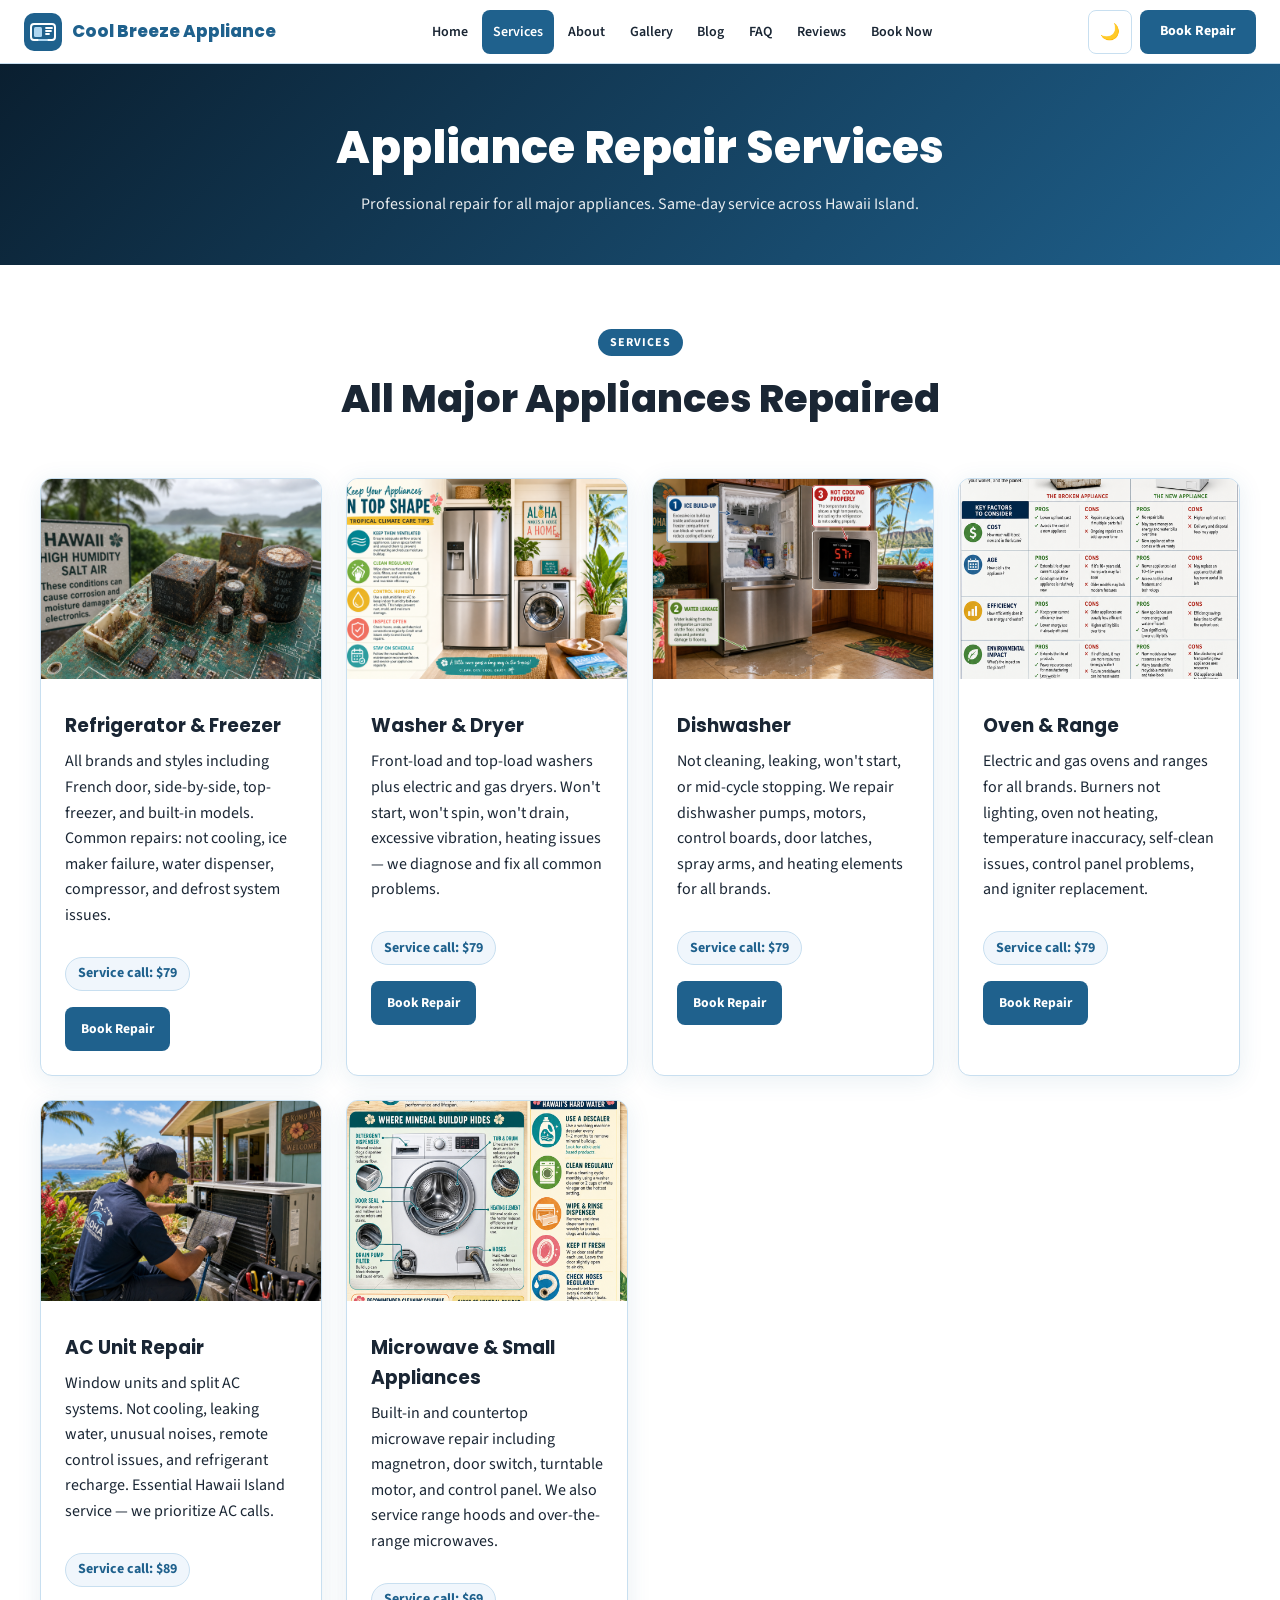
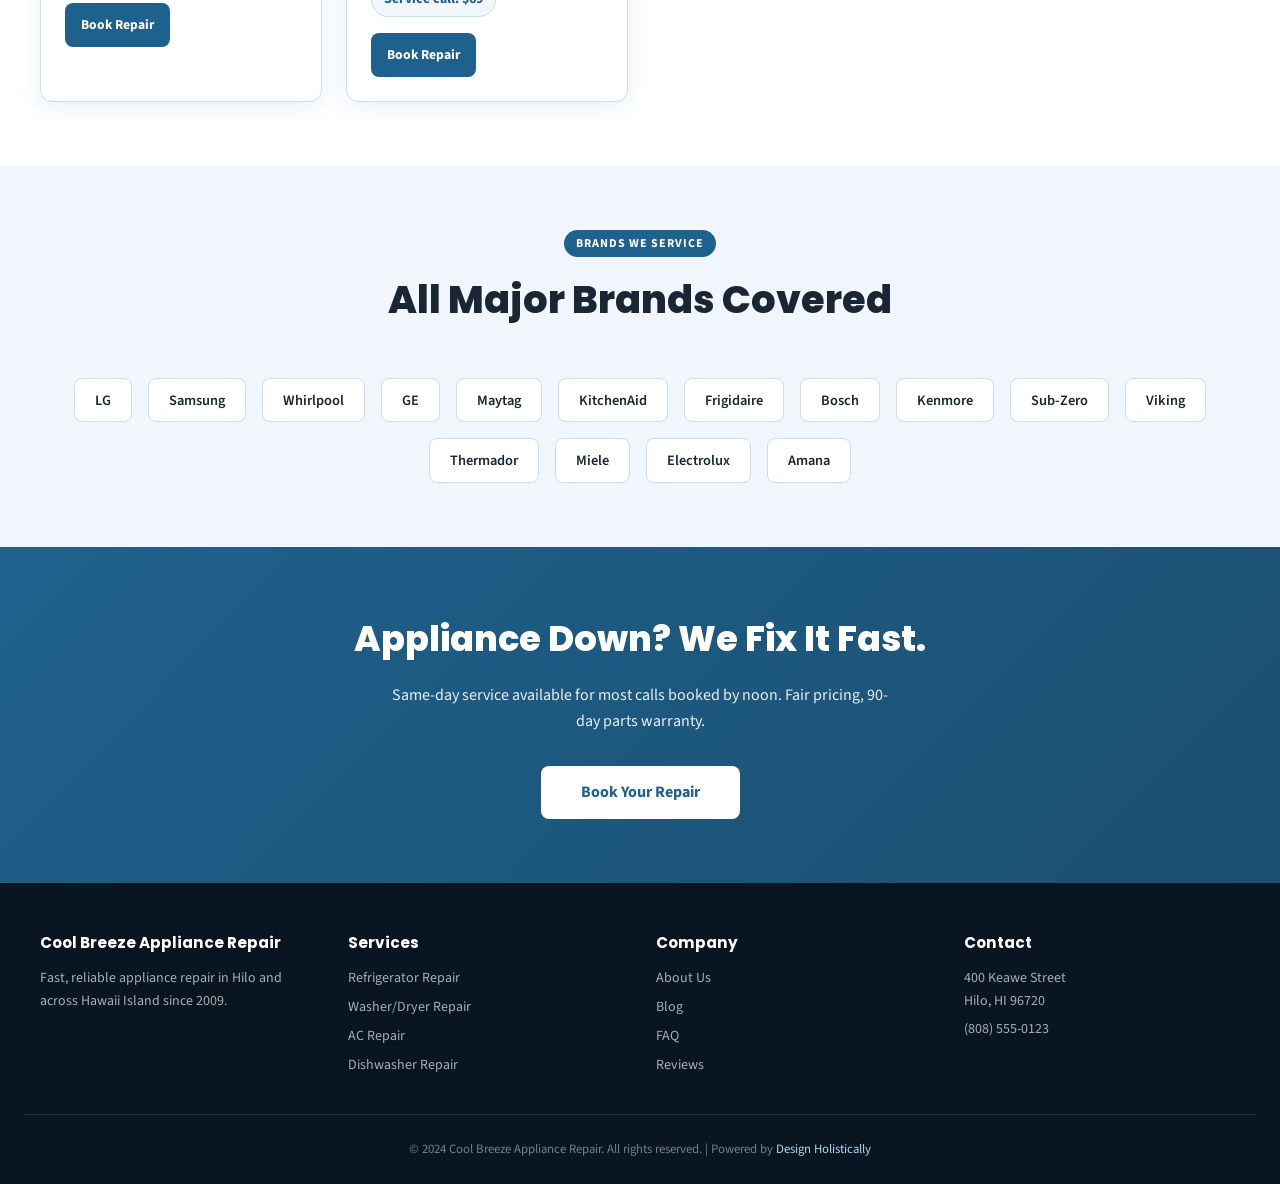
<file: services.html>
<!DOCTYPE html>
<html lang="en" data-theme="light">
<head>
<meta charset="UTF-8"><meta name="viewport" content="width=device-width, initial-scale=1.0">
<title>Services | Cool Breeze Appliance Repair | Cool Breeze Appliance Repair</title>
<link rel="stylesheet" href="css/style.css">

  <link rel="icon" type="image/x-icon" href="images/favicon.ico">
  <link rel="icon" type="image/png" sizes="32x32" href="images/favicon-32x32.png">
  <link rel="icon" type="image/png" sizes="16x16" href="images/favicon-16x16.png">
  <link rel="apple-touch-icon" sizes="180x180" href="images/apple-touch-icon.png">
</head>
<body>
<header>
<a href="index.html" class="logo-link"><svg width="38" height="38" viewBox="0 0 38 38" fill="none" aria-label="Cool Breeze Appliance Logo" xmlns="http://www.w3.org/2000/svg">
<rect width="38" height="38" rx="10" fill="#1F618D"/>
<rect x="7" y="11" width="24" height="16" rx="3" fill="none" stroke="white" stroke-width="2"/>
<rect x="10" y="14" width="8" height="10" rx="1.5" fill="#AED6F1"/>
<line x1="22" y1="15" x2="28" y2="15" stroke="white" stroke-width="1.8" stroke-linecap="round"/>
<line x1="22" y1="18" x2="27" y2="18" stroke="white" stroke-width="1.8" stroke-linecap="round"/>
<line x1="22" y1="21" x2="25" y2="21" stroke="white" stroke-width="1.8" stroke-linecap="round"/>
<line x1="15" y1="27" x2="23" y2="27" stroke="#AED6F1" stroke-width="2" stroke-linecap="round"/>
</svg><span class="logo-text">Cool Breeze Appliance</span></a>
<nav><a href="index.html">Home</a>
<a href="services.html" class="active">Services</a>
<a href="about.html">About</a>
<a href="gallery.html">Gallery</a>
<a href="blog.html">Blog</a>
<a href="faq.html">FAQ</a>
<a href="reviews.html">Reviews</a>
<a href="booking.html">Book Now</a></nav>
<div class="header-actions">
<button class="dark-toggle" id="darkToggle" aria-label="Toggle dark mode">🌙</button>
<a href="booking.html" class="cta-btn header-cta">Book Repair</a>
<button class="hamburger" id="hamburger" aria-label="Open menu" aria-expanded="false"><span></span><span></span><span></span></button>
</div>
</header>
<div class="mobile-menu" id="mobileMenu"><a href="index.html">Home</a>
<a href="services.html">Services</a>
<a href="about.html">About</a>
<a href="gallery.html">Gallery</a>
<a href="blog.html">Blog</a>
<a href="faq.html">FAQ</a>
<a href="reviews.html">Reviews</a>
<a href="booking.html">Book Now</a></div>
<div class="page-hero"><h1>Appliance Repair Services</h1><p>Professional repair for all major appliances. Same-day service across Hawaii Island.</p></div>
<section><div class="container">
<div class="section-header fade-up"><div class="tag">Services</div><h2>All Major Appliances Repaired</h2></div>
<div class="grid-3">
<div class="service-card fade-up"><img src="images/blog-1.png" alt="Refrigerator repair"><div class="service-card-body"><h3>Refrigerator &amp; Freezer</h3><p>All brands and styles including French door, side-by-side, top-freezer, and built-in models. Common repairs: not cooling, ice maker failure, water dispenser, compressor, and defrost system issues.</p><div style="margin-top:1rem;"><span class="price-badge">Service call: $79</span></div><a href="booking.html" class="cta-btn" style="margin-top:1rem;display:inline-flex;font-size:.85rem;padding:.5rem 1rem;">Book Repair</a></div></div>
<div class="service-card fade-up"><img src="images/blog-2.png" alt="Washer dryer repair"><div class="service-card-body"><h3>Washer &amp; Dryer</h3><p>Front-load and top-load washers plus electric and gas dryers. Won't start, won't spin, won't drain, excessive vibration, heating issues — we diagnose and fix all common problems.</p><div style="margin-top:1rem;"><span class="price-badge">Service call: $79</span></div><a href="booking.html" class="cta-btn" style="margin-top:1rem;display:inline-flex;font-size:.85rem;padding:.5rem 1rem;">Book Repair</a></div></div>
<div class="service-card fade-up"><img src="images/blog-3.png" alt="Dishwasher repair"><div class="service-card-body"><h3>Dishwasher</h3><p>Not cleaning, leaking, won't start, or mid-cycle stopping. We repair dishwasher pumps, motors, control boards, door latches, spray arms, and heating elements for all brands.</p><div style="margin-top:1rem;"><span class="price-badge">Service call: $79</span></div><a href="booking.html" class="cta-btn" style="margin-top:1rem;display:inline-flex;font-size:.85rem;padding:.5rem 1rem;">Book Repair</a></div></div>
<div class="service-card fade-up"><img src="images/blog-4.png" alt="Oven range repair"><div class="service-card-body"><h3>Oven &amp; Range</h3><p>Electric and gas ovens and ranges for all brands. Burners not lighting, oven not heating, temperature inaccuracy, self-clean issues, control panel problems, and igniter replacement.</p><div style="margin-top:1rem;"><span class="price-badge">Service call: $79</span></div><a href="booking.html" class="cta-btn" style="margin-top:1rem;display:inline-flex;font-size:.85rem;padding:.5rem 1rem;">Book Repair</a></div></div>
<div class="service-card fade-up"><img src="images/blog-5.png" alt="AC unit repair"><div class="service-card-body"><h3>AC Unit Repair</h3><p>Window units and split AC systems. Not cooling, leaking water, unusual noises, remote control issues, and refrigerant recharge. Essential Hawaii Island service — we prioritize AC calls.</p><div style="margin-top:1rem;"><span class="price-badge">Service call: $89</span></div><a href="booking.html" class="cta-btn" style="margin-top:1rem;display:inline-flex;font-size:.85rem;padding:.5rem 1rem;">Book Repair</a></div></div>
<div class="service-card fade-up"><img src="images/blog-6.png" alt="Microwave repair"><div class="service-card-body"><h3>Microwave &amp; Small Appliances</h3><p>Built-in and countertop microwave repair including magnetron, door switch, turntable motor, and control panel. We also service range hoods and over-the-range microwaves.</p><div style="margin-top:1rem;"><span class="price-badge">Service call: $69</span></div><a href="booking.html" class="cta-btn" style="margin-top:1rem;display:inline-flex;font-size:.85rem;padding:.5rem 1rem;">Book Repair</a></div></div>
</div>
</div></section>
<section class="section-alt"><div class="container">
<div class="section-header fade-up"><div class="tag">Brands We Service</div><h2>All Major Brands Covered</h2></div>
<div style="display:flex;flex-wrap:wrap;gap:1rem;justify-content:center;">
<span style="background:var(--card-bg);border:1px solid var(--border);border-radius:8px;padding:.6rem 1.25rem;font-weight:600;font-size:.9rem;">LG</span>
<span style="background:var(--card-bg);border:1px solid var(--border);border-radius:8px;padding:.6rem 1.25rem;font-weight:600;font-size:.9rem;">Samsung</span>
<span style="background:var(--card-bg);border:1px solid var(--border);border-radius:8px;padding:.6rem 1.25rem;font-weight:600;font-size:.9rem;">Whirlpool</span>
<span style="background:var(--card-bg);border:1px solid var(--border);border-radius:8px;padding:.6rem 1.25rem;font-weight:600;font-size:.9rem;">GE</span>
<span style="background:var(--card-bg);border:1px solid var(--border);border-radius:8px;padding:.6rem 1.25rem;font-weight:600;font-size:.9rem;">Maytag</span>
<span style="background:var(--card-bg);border:1px solid var(--border);border-radius:8px;padding:.6rem 1.25rem;font-weight:600;font-size:.9rem;">KitchenAid</span>
<span style="background:var(--card-bg);border:1px solid var(--border);border-radius:8px;padding:.6rem 1.25rem;font-weight:600;font-size:.9rem;">Frigidaire</span>
<span style="background:var(--card-bg);border:1px solid var(--border);border-radius:8px;padding:.6rem 1.25rem;font-weight:600;font-size:.9rem;">Bosch</span>
<span style="background:var(--card-bg);border:1px solid var(--border);border-radius:8px;padding:.6rem 1.25rem;font-weight:600;font-size:.9rem;">Kenmore</span>
<span style="background:var(--card-bg);border:1px solid var(--border);border-radius:8px;padding:.6rem 1.25rem;font-weight:600;font-size:.9rem;">Sub-Zero</span>
<span style="background:var(--card-bg);border:1px solid var(--border);border-radius:8px;padding:.6rem 1.25rem;font-weight:600;font-size:.9rem;">Viking</span>
<span style="background:var(--card-bg);border:1px solid var(--border);border-radius:8px;padding:.6rem 1.25rem;font-weight:600;font-size:.9rem;">Thermador</span>
<span style="background:var(--card-bg);border:1px solid var(--border);border-radius:8px;padding:.6rem 1.25rem;font-weight:600;font-size:.9rem;">Miele</span>
<span style="background:var(--card-bg);border:1px solid var(--border);border-radius:8px;padding:.6rem 1.25rem;font-weight:600;font-size:.9rem;">Electrolux</span>
<span style="background:var(--card-bg);border:1px solid var(--border);border-radius:8px;padding:.6rem 1.25rem;font-weight:600;font-size:.9rem;">Amana</span>
</div>
</div></section>
<div class="cta-banner"><div class="container"><h2>Appliance Down? We Fix It Fast.</h2><p>Same-day service available for most calls booked by noon. Fair pricing, 90-day parts warranty.</p><a href="booking.html" class="cta-btn">Book Your Repair</a></div></div>
<footer>
<div class="footer-grid">
<div class="footer-col"><h4>Cool Breeze Appliance Repair</h4><p>Fast, reliable appliance repair in Hilo and across Hawaii Island since 2009.</p></div>
<div class="footer-col"><h4>Services</h4><a href="services.html">Refrigerator Repair</a><a href="services.html">Washer/Dryer Repair</a><a href="services.html">AC Repair</a><a href="services.html">Dishwasher Repair</a></div>
<div class="footer-col"><h4>Company</h4><a href="about.html">About Us</a><a href="blog.html">Blog</a><a href="faq.html">FAQ</a><a href="reviews.html">Reviews</a></div>
<div class="footer-col"><h4>Contact</h4><p>400 Keawe Street<br>Hilo, HI 96720</p><a href="tel:8085550123">(808) 555-0123</a></div>
</div>
<div class="footer-bottom"><p>&copy; 2024 Cool Breeze Appliance Repair. All rights reserved. | Powered by <a href="https://designholistically.com" target="_blank" rel="noopener">Design Holistically</a></p></div>
</footer>
<button id="backToTop" aria-label="Back to top">&#8593;</button>
<script src="js/main.js"></script>
</body>
</html>
</file>
<file: css/style.css>
@import url('https://fonts.googleapis.com/css2?family=Poppins:wght@400;500;600;700;800&family=Source+Sans+3:wght@400;500;600&display=swap');

:root {
  --primary: #1F618D;
  --primary-dark: #1A4F70;
  --primary-light: #2471A3;
  --accent: #AED6F1;
  --bg: #ffffff;
  --bg-alt: #f0f6fc;
  --text: #1a2634;
  --text-muted: #5a7080;
  --border: #c8dff0;
  --card-bg: #ffffff;
  --header-bg: rgba(255,255,255,0.95);
  --shadow: 0 4px 24px rgba(31,97,141,0.10);
  --radius: 12px;
  --transition: 0.3s ease;
}

[data-theme="dark"] {
  --bg: #0d1a24;
  --bg-alt: #111f2d;
  --text: #e0edf8;
  --text-muted: #6a97b8;
  --border: #1a3550;
  --card-bg: #121d2a;
  --header-bg: rgba(13,26,36,0.97);
  --shadow: 0 4px 24px rgba(0,0,0,0.4);
}

*,*::before,*::after{box-sizing:border-box;margin:0;padding:0;}
html{scroll-behavior:smooth;}
body{font-family:'Source Sans 3',sans-serif;background:var(--bg);color:var(--text);line-height:1.6;transition:background .3s,color .3s;}

header{position:sticky;top:0;z-index:1000;background:var(--header-bg);backdrop-filter:blur(12px);border-bottom:1px solid var(--border);padding:0 1.5rem;height:64px;display:flex;align-items:center;justify-content:space-between;}
.logo-link{display:flex;align-items:center;gap:10px;text-decoration:none;color:var(--text);}
.logo-text{font-family:'Poppins',sans-serif;font-weight:800;font-size:1.05rem;color:var(--primary);}
nav{display:flex;align-items:center;gap:0.15rem;}
nav a{display:inline-block;padding:0.5rem 0.7rem;font-size:0.875rem;font-weight:600;color:var(--text);text-decoration:none;border-radius:8px;transition:all .3s;min-height:44px;line-height:28px;}
nav a:hover,nav a.active{background:var(--primary);color:#fff;}
.header-actions{display:flex;align-items:center;gap:0.5rem;}
.dark-toggle{background:none;border:1.5px solid var(--border);border-radius:8px;padding:.4rem .6rem;cursor:pointer;color:var(--text);font-size:1rem;min-width:44px;min-height:44px;display:flex;align-items:center;justify-content:center;}
.dark-toggle:hover{background:var(--primary);color:#fff;border-color:var(--primary);}
.hamburger{display:none;background:none;border:1.5px solid var(--border);border-radius:8px;padding:.4rem .6rem;cursor:pointer;color:var(--text);min-width:44px;min-height:44px;align-items:center;justify-content:center;flex-direction:column;gap:5px;}
.hamburger span{display:block;width:22px;height:2px;background:var(--text);border-radius:2px;}
.cta-btn{display:inline-flex;align-items:center;justify-content:center;background:var(--primary);color:#fff;padding:.6rem 1.25rem;border-radius:8px;font-weight:700;text-decoration:none;font-size:.875rem;min-height:44px;transition:all .3s;border:none;cursor:pointer;}
.cta-btn:hover{background:var(--primary-dark);transform:translateY(-1px);}
.cta-btn.outline{background:transparent;border:2px solid var(--primary);color:var(--primary);}
.cta-btn.outline:hover{background:var(--primary);color:#fff;}
.cta-btn.accent{background:var(--accent);color:var(--primary);}
.cta-btn.accent:hover{background:#8ec8ef;}
.mobile-menu{display:none;position:fixed;top:64px;left:0;right:0;bottom:0;background:var(--bg);z-index:999;flex-direction:column;padding:2rem 1.5rem;gap:.5rem;overflow-y:auto;}
.mobile-menu.open{display:flex;}
.mobile-menu a{display:block;padding:.85rem 1rem;font-weight:600;color:var(--text);text-decoration:none;border-radius:8px;border:1px solid var(--border);min-height:44px;}
.mobile-menu a:hover{background:var(--primary);color:#fff;border-color:var(--primary);}

.hero{ min-height: 90vh; display: flex; align-items: center;background: transparent;color:#fff;padding:5rem 1.5rem 4rem;text-align:center;position:relative;overflow:hidden;}
.hero h1{font-family:'Poppins',sans-serif;font-size:clamp(2rem,5.5vw,3.3rem);font-weight:800;margin-bottom:1rem;line-height:1.15;}
.hero p{font-size:clamp(1rem,2.5vw,1.2rem);opacity:.9;max-width:600px;margin:0 auto 2rem;}
.hero-btns{display:flex;gap:1rem;justify-content:center;flex-wrap:wrap;}
.hero-btns .cta-btn{font-size:1rem;padding:.8rem 2rem;}
.hero-btns .cta-btn.white{background:#fff;color:var(--primary);}

section{padding:4rem 1.5rem;}
.section-alt{background:var(--bg-alt);}
.container{max-width:1200px;margin:0 auto;}
.section-header{text-align:center;margin-bottom:3rem;}
.section-header h2{font-family:'Poppins',sans-serif;font-size:clamp(1.6rem,4vw,2.4rem);font-weight:800;margin-bottom:.75rem;}
.section-header p{color:var(--text-muted);max-width:600px;margin:0 auto;}
.tag{display:inline-block;background:var(--primary);color:#fff;font-size:.75rem;font-weight:700;padding:.25rem .75rem;border-radius:20px;text-transform:uppercase;letter-spacing:1px;margin-bottom:.75rem;}

.grid-3{display:grid;grid-template-columns:repeat(auto-fit,minmax(280px,1fr));gap:1.5rem;}
.grid-2{display:grid;grid-template-columns:repeat(auto-fit,minmax(340px,1fr));gap:2rem;}

.card{background:var(--card-bg);border:1px solid var(--border);border-radius:var(--radius);padding:1.75rem;box-shadow:var(--shadow);transition:transform .3s,box-shadow .3s;}
.card:hover{transform:translateY(-4px);box-shadow:0 8px 32px rgba(31,97,141,.15);}
.card-icon{width:52px;height:52px;background:linear-gradient(135deg,var(--primary),var(--primary-light));border-radius:12px;display:flex;align-items:center;justify-content:center;margin-bottom:1rem;font-size:1.5rem;}
.card h3{font-family:'Poppins',sans-serif;font-size:1.1rem;font-weight:700;margin-bottom:.5rem;}
.card p{color:var(--text-muted);font-size:.9rem;line-height:1.65;}
.price-badge{display:inline-block;background:var(--bg-alt);border:1px solid var(--border);color:var(--primary);font-weight:700;font-size:.875rem;padding:.3rem .75rem;border-radius:20px;margin-top:.75rem;}

.stats-bar{background:var(--primary);color:#fff;padding:2.5rem 1.5rem;}
.stats-bar .container{display:grid;grid-template-columns:repeat(auto-fit,minmax(140px,1fr));gap:2rem;text-align:center;}
.stat-num{font-family:'Poppins',sans-serif;font-size:2.2rem;font-weight:800;}
.stat-label{font-size:.875rem;opacity:.85;margin-top:.25rem;}

.testimonial-card{background:var(--card-bg);border:1px solid var(--border);border-radius:var(--radius);padding:1.75rem;box-shadow:var(--shadow);}
.testimonial-stars{color:#f39c12;font-size:1.1rem;margin-bottom:.75rem;}
.testimonial-text{color:var(--text-muted);font-style:italic;margin-bottom:1rem;line-height:1.7;}
.testimonial-author{display:flex;align-items:center;gap:.75rem;}
.testimonial-author img{width:44px;height:44px;border-radius:50%;object-fit:cover;}
.testimonial-author strong{display:block;font-size:.9rem;}
.testimonial-author span{font-size:.8rem;color:var(--text-muted);}

.page-hero{background:linear-gradient(135deg,#0a1f30,#1F618D);color:#fff;padding:3rem 1.5rem;text-align:center;}
.page-hero h1{font-family:'Poppins',sans-serif;font-size:clamp(1.8rem,4vw,2.8rem);font-weight:800;margin-bottom:.5rem;}
.page-hero p{opacity:.9;max-width:600px;margin:0 auto;}

.service-card{background:var(--card-bg);border:1px solid var(--border);border-radius:var(--radius);overflow:hidden;box-shadow:var(--shadow);transition:transform .3s;}
.service-card:hover{transform:translateY(-4px);}
.service-card img{width:100%;height:200px;object-fit:cover;}
.service-card-body{padding:1.5rem;}
.service-card-body h3{font-family:'Poppins',sans-serif;font-weight:700;margin-bottom:.5rem;}

.about-image{border-radius:var(--radius);width:100%;height:400px;object-fit:cover;}
.team-grid{display:grid;grid-template-columns:repeat(auto-fit,minmax(200px,1fr));gap:1.5rem;margin-top:2rem;}
.team-card{text-align:center;}
.team-card img{width:120px;height:120px;border-radius:50%;object-fit:cover;margin:0 auto .75rem;display:block;border:3px solid var(--primary);}
.team-card h4{font-family:'Poppins',sans-serif;font-weight:700;}
.team-card p{font-size:.875rem;color:var(--text-muted);}

.photo-grid{display:grid;grid-template-columns:repeat(auto-fill,minmax(250px,1fr));gap:1rem;}
.photo-grid img{width:100%;height:220px;object-fit:cover;border-radius:var(--radius);transition:transform .3s;cursor:pointer;}
.photo-grid img:hover{transform:scale(1.03);}

.blog-grid{display:grid;grid-template-columns:repeat(auto-fit,minmax(300px,1fr));gap:1.5rem;}
.blog-card{background:var(--card-bg);border:1px solid var(--border);border-radius:var(--radius);overflow:hidden;box-shadow:var(--shadow);text-decoration:none;color:var(--text);display:block;transition:transform .3s;}
.blog-card:hover{transform:translateY(-4px);}
.blog-card img{width:100%;height:200px;object-fit:cover;}
.blog-card-body{padding:1.25rem;}
.blog-meta{font-size:.8rem;color:var(--text-muted);margin-bottom:.5rem;}
.blog-card-body h3{font-family:'Poppins',sans-serif;font-weight:700;font-size:1.05rem;margin-bottom:.5rem;line-height:1.4;}
.blog-card-body p{font-size:.9rem;color:var(--text-muted);}

.blog-post{max-width:780px;margin:0 auto;padding:2rem 1.5rem;}
.blog-post h1{font-family:'Poppins',sans-serif;font-size:clamp(1.6rem,4vw,2.4rem);font-weight:800;margin-bottom:1rem;line-height:1.3;}
.blog-post .post-meta{color:var(--text-muted);font-size:.9rem;margin-bottom:2rem;padding-bottom:1rem;border-bottom:1px solid var(--border);}
.blog-post img{width:100%;border-radius:var(--radius);margin:1.5rem 0;}
.blog-post h2{font-family:'Poppins',sans-serif;font-size:1.4rem;font-weight:700;margin:2rem 0 .75rem;color:var(--primary);}
.blog-post p{margin-bottom:1rem;color:var(--text-muted);line-height:1.8;}
.blog-post ul,.blog-post ol{margin:1rem 0 1rem 1.5rem;}
.blog-post li{margin-bottom:.5rem;color:var(--text-muted);line-height:1.7;}

.booking-steps{display:flex;margin-bottom:2rem;overflow:hidden;border-radius:var(--radius);border:1px solid var(--border);}
.step-indicator{flex:1;padding:.75rem;text-align:center;font-size:.8rem;font-weight:600;background:var(--bg-alt);color:var(--text-muted);border-right:1px solid var(--border);}
.step-indicator:last-child{border-right:none;}
.step-indicator.active{background:var(--primary);color:#fff;}
.step-indicator.done{background:var(--primary-light);color:#fff;}
.form-step{display:none;}
.form-step.active{display:block;}
.form-group{margin-bottom:1.25rem;}
.form-group label{display:block;font-weight:600;margin-bottom:.4rem;font-size:.9rem;}
.form-group input,.form-group select,.form-group textarea{width:100%;padding:.7rem 1rem;border:1.5px solid var(--border);border-radius:8px;background:var(--bg);color:var(--text);font-size:.95rem;min-height:44px;font-family:'Source Sans 3',sans-serif;transition:border-color .3s;}
.form-group input:focus,.form-group select:focus,.form-group textarea:focus{outline:none;border-color:var(--primary);}
.form-group textarea{min-height:100px;resize:vertical;}
.service-options{display:grid;grid-template-columns:repeat(auto-fit,minmax(140px,1fr));gap:.75rem;}
.service-option{border:2px solid var(--border);border-radius:8px;padding:1rem;cursor:pointer;text-align:center;transition:all .3s;min-height:44px;}
.service-option:hover,.service-option.selected{border-color:var(--primary);background:rgba(31,97,141,.08);}
.service-option span{font-size:1.5rem;display:block;margin-bottom:.3rem;}
.service-option strong{font-size:.85rem;font-weight:600;}
.confirmation-box{text-align:center;padding:3rem 1.5rem;background:var(--bg-alt);border-radius:var(--radius);border:1px solid var(--border);}
.confirmation-box .check-icon{font-size:4rem;margin-bottom:1rem;}
.confirmation-box h2{font-family:'Poppins',sans-serif;font-size:1.8rem;font-weight:800;color:var(--primary);margin-bottom:1rem;}

.admin-login{max-width:400px;margin:4rem auto;padding:2rem;background:var(--card-bg);border:1px solid var(--border);border-radius:var(--radius);box-shadow:var(--shadow);}
.admin-layout{display:grid;grid-template-columns:220px 1fr;min-height:calc(100vh - 64px);}
.admin-sidebar{background:var(--primary);color:#fff;padding:1.5rem 0;}
.admin-sidebar a{display:block;padding:.85rem 1.5rem;color:rgba(255,255,255,.85);text-decoration:none;font-weight:600;font-size:.9rem;transition:background .3s;min-height:44px;}
.admin-sidebar a:hover,.admin-sidebar a.active{background:rgba(0,0,0,.2);color:#fff;}
.admin-content{padding:2rem;background:var(--bg-alt);}
.admin-header h1{font-family:'Poppins',sans-serif;font-size:1.6rem;font-weight:800;margin-bottom:.5rem;}
.stat-cards{display:grid;grid-template-columns:repeat(auto-fit,minmax(180px,1fr));gap:1rem;margin-bottom:2rem;}
.stat-card{background:var(--card-bg);border:1px solid var(--border);border-radius:var(--radius);padding:1.25rem;text-align:center;}
.stat-card .stat-num{font-family:'Poppins',sans-serif;font-size:2rem;font-weight:800;color:var(--primary);}
.stat-card .stat-label{font-size:.8rem;color:var(--text-muted);margin-top:.25rem;}
table{width:100%;border-collapse:collapse;background:var(--card-bg);border-radius:var(--radius);overflow:hidden;box-shadow:var(--shadow);}
th{background:var(--primary);color:#fff;padding:.85rem 1rem;text-align:left;font-size:.85rem;font-weight:700;}
td{padding:.85rem 1rem;border-bottom:1px solid var(--border);font-size:.875rem;}
tr:last-child td{border-bottom:none;}
tr:hover td{background:var(--bg-alt);}
.badge{display:inline-block;padding:.2rem .6rem;border-radius:20px;font-size:.75rem;font-weight:700;}
.badge-green{background:rgba(31,97,141,.15);color:var(--primary);}
.badge-yellow{background:rgba(243,156,18,.15);color:#b7770d;}
.badge-red{background:rgba(220,50,50,.15);color:#c0392b;}

.faq-item{border:1px solid var(--border);border-radius:var(--radius);margin-bottom:.75rem;overflow:hidden;}
.faq-question{display:flex;justify-content:space-between;align-items:center;padding:1.1rem 1.25rem;cursor:pointer;font-weight:600;font-size:.975rem;background:var(--card-bg);transition:background .3s;min-height:44px;gap:1rem;}
.faq-question:hover{background:var(--bg-alt);}
.faq-question.open{background:var(--bg-alt);color:var(--primary);}
.faq-icon{font-size:1.2rem;transition:transform .3s;flex-shrink:0;}
.faq-question.open .faq-icon{transform:rotate(45deg);}
.faq-answer{display:none;padding:0 1.25rem 1.25rem;color:var(--text-muted);line-height:1.7;font-size:.95rem;background:var(--card-bg);}
.faq-answer.open{display:block;}

.reviews-grid{display:grid;grid-template-columns:repeat(auto-fit,minmax(280px,1fr));gap:1.5rem;}
.review-card{background:var(--card-bg);border:1px solid var(--border);border-radius:var(--radius);padding:1.5rem;box-shadow:var(--shadow);}
.review-stars{color:#f39c12;font-size:1rem;margin-bottom:.5rem;}
.review-text{color:var(--text-muted);font-size:.9rem;line-height:1.7;margin-bottom:1rem;font-style:italic;}
.review-author{display:flex;align-items:center;gap:.75rem;}
.review-author img{width:44px;height:44px;border-radius:50%;object-fit:cover;}
.review-author strong{font-size:.875rem;}
.review-author span{font-size:.78rem;color:var(--text-muted);}

.values-grid{display:grid;grid-template-columns:repeat(auto-fit,minmax(220px,1fr));gap:1.5rem;}
.value-card{text-align:center;padding:2rem 1rem;background:var(--card-bg);border-radius:var(--radius);border:1px solid var(--border);}
.value-icon{font-size:2.5rem;margin-bottom:.75rem;}
.value-card h3{font-family:'Poppins',sans-serif;font-weight:700;margin-bottom:.5rem;}
.value-card p{color:var(--text-muted);font-size:.9rem;}

.cta-banner{background:linear-gradient(135deg,var(--primary),var(--primary-dark));color:#fff;padding:4rem 1.5rem;text-align:center;}
.cta-banner h2{font-family:'Poppins',sans-serif;font-size:clamp(1.5rem,3.5vw,2.2rem);font-weight:800;margin-bottom:1rem;}
.cta-banner p{opacity:.9;max-width:500px;margin:0 auto 2rem;}
.cta-banner .cta-btn{background:#fff;color:var(--primary);font-size:1rem;padding:.85rem 2.5rem;}
.cta-banner .cta-btn:hover{background:var(--bg-alt);}

.breadcrumb{padding:.75rem 1.5rem;background:var(--bg-alt);border-bottom:1px solid var(--border);font-size:.85rem;}
.breadcrumb a{color:var(--primary);text-decoration:none;}
.breadcrumb span{color:var(--text-muted);margin:0 .4rem;}

footer{background:#091520;color:rgba(255,255,255,.75);padding:3rem 1.5rem 1.5rem;}
.footer-grid{display:grid;grid-template-columns:repeat(auto-fit,minmax(200px,1fr));gap:2rem;max-width:1200px;margin:0 auto 2rem;}
.footer-col h4{color:#fff;font-family:'Poppins',sans-serif;font-weight:700;margin-bottom:.75rem;font-size:.95rem;}
.footer-col p,.footer-col a{font-size:.875rem;color:rgba(255,255,255,.65);text-decoration:none;display:block;margin-bottom:.4rem;}
.footer-col a:hover{color:var(--accent);}
.footer-bottom{text-align:center;padding-top:1.5rem;border-top:1px solid rgba(255,255,255,.1);font-size:.8rem;color:rgba(255,255,255,.45);}
.footer-bottom a{color:var(--accent);text-decoration:none;}

#backToTop{position:fixed;bottom:1.5rem;right:1.5rem;width:48px;height:48px;background:var(--primary);color:#fff;border:none;border-radius:50%;cursor:pointer;font-size:1.2rem;display:flex;align-items:center;justify-content:center;opacity:0;pointer-events:none;transition:opacity .3s;z-index:990;}
#backToTop.visible{opacity:1;pointer-events:auto;}

.fade-up{opacity:0;transform:translateY(30px);transition:opacity .6s ease,transform .6s ease;}
.fade-up.visible{opacity:1;transform:translateY(0);}
.fade-in{opacity:0;transition:opacity .6s ease;}
.fade-in.visible{opacity:1;}

@media(max-width:768px){
nav,.cta-btn.header-cta{display:none;}
.hamburger{display:flex;}
.admin-layout{grid-template-columns:1fr;}
.admin-sidebar{display:none;}
section{padding:3rem 1rem;}
}

/* Hero background image */
.hero { position: relative; overflow: hidden; min-height: 90vh; display: flex; align-items: center; }
.hero-bg { position: absolute; inset: 0; z-index: 0; }
.hero-bg img { width: 100%; height: 100%; object-fit: cover; }
.hero-overlay { position: absolute; inset: 0; z-index: 1; background: linear-gradient(135deg, rgba(0,0,0,0.55) 0%, rgba(0,0,0,0.28) 100%); }
.hero .container, .hero-content { position: relative; z-index: 2; }

.hero h1, .hero p, .hero-content, .hero .eyebrow-label, .hero .tag { color: #fff !important; }

[data-theme="dark"] .hero { background: transparent !important; }
[data-theme="dark"] .hero-bg img { opacity: 1 !important; }
</file>
